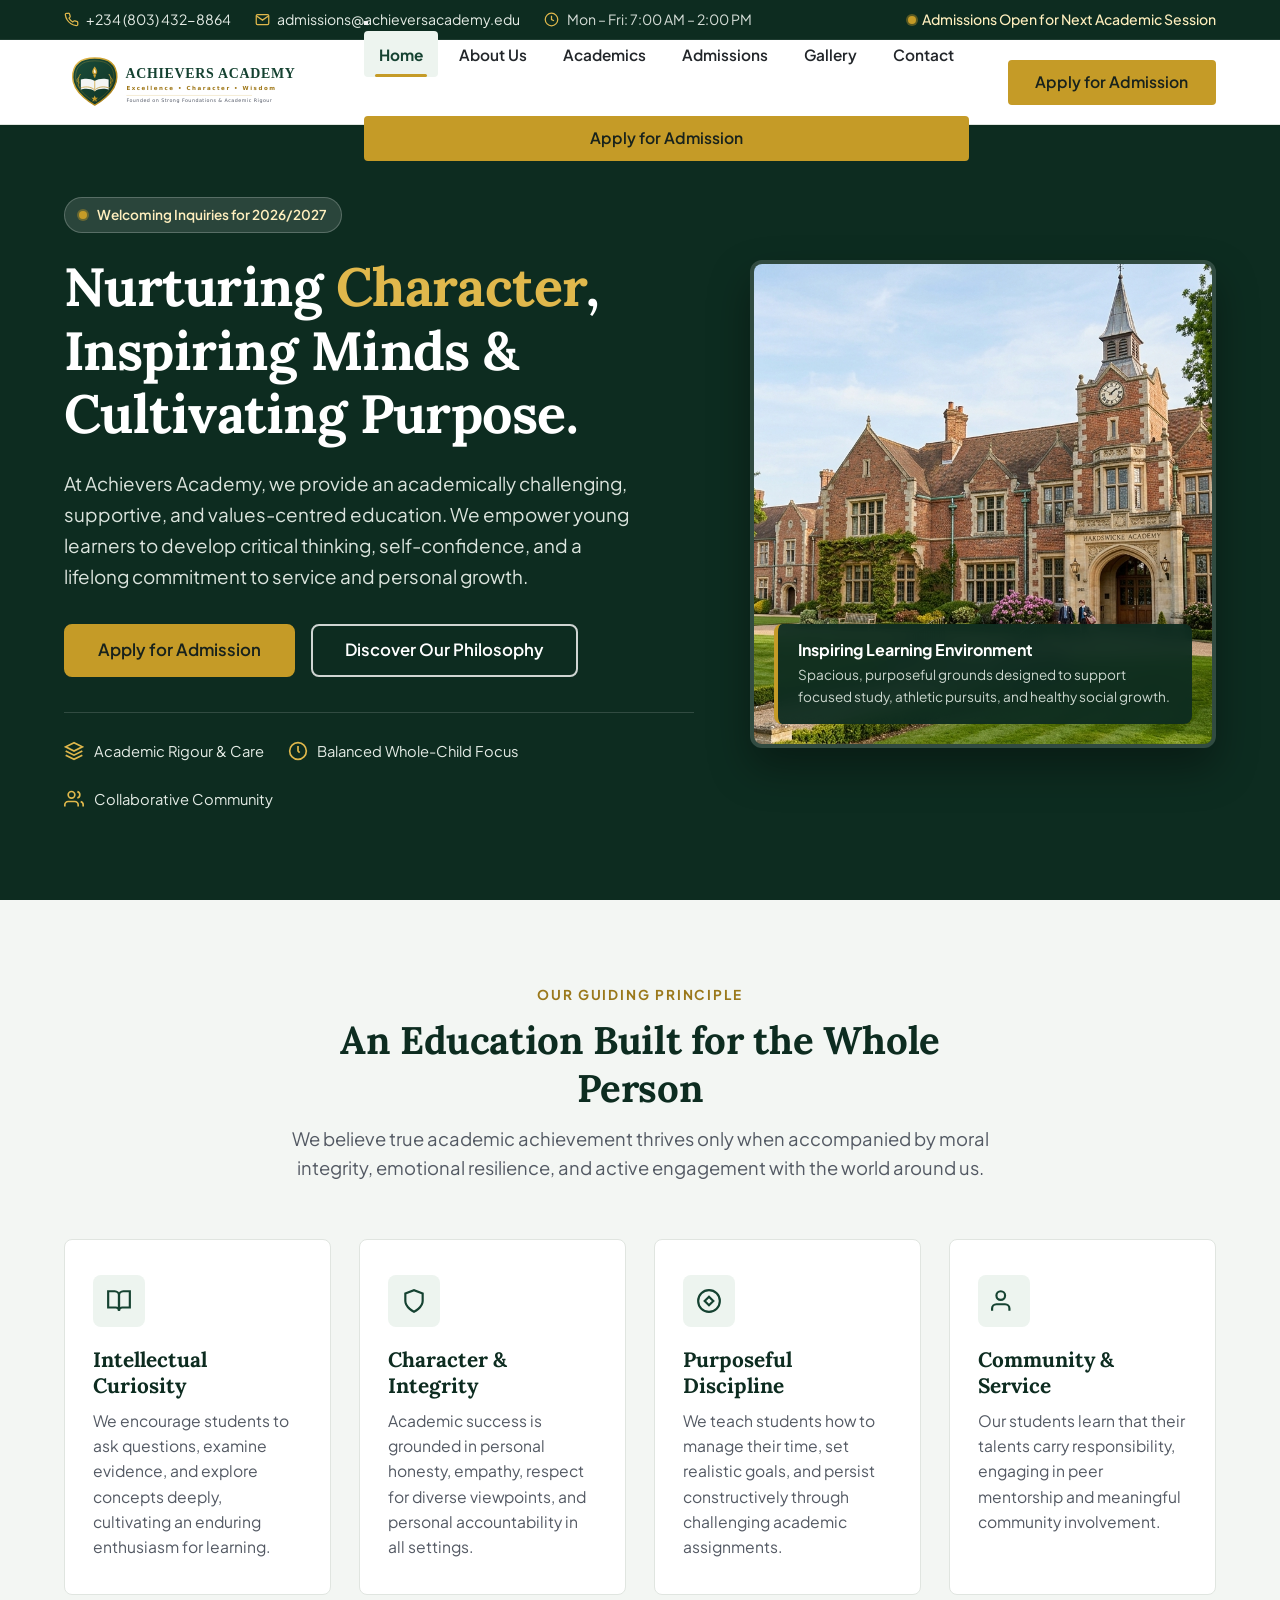
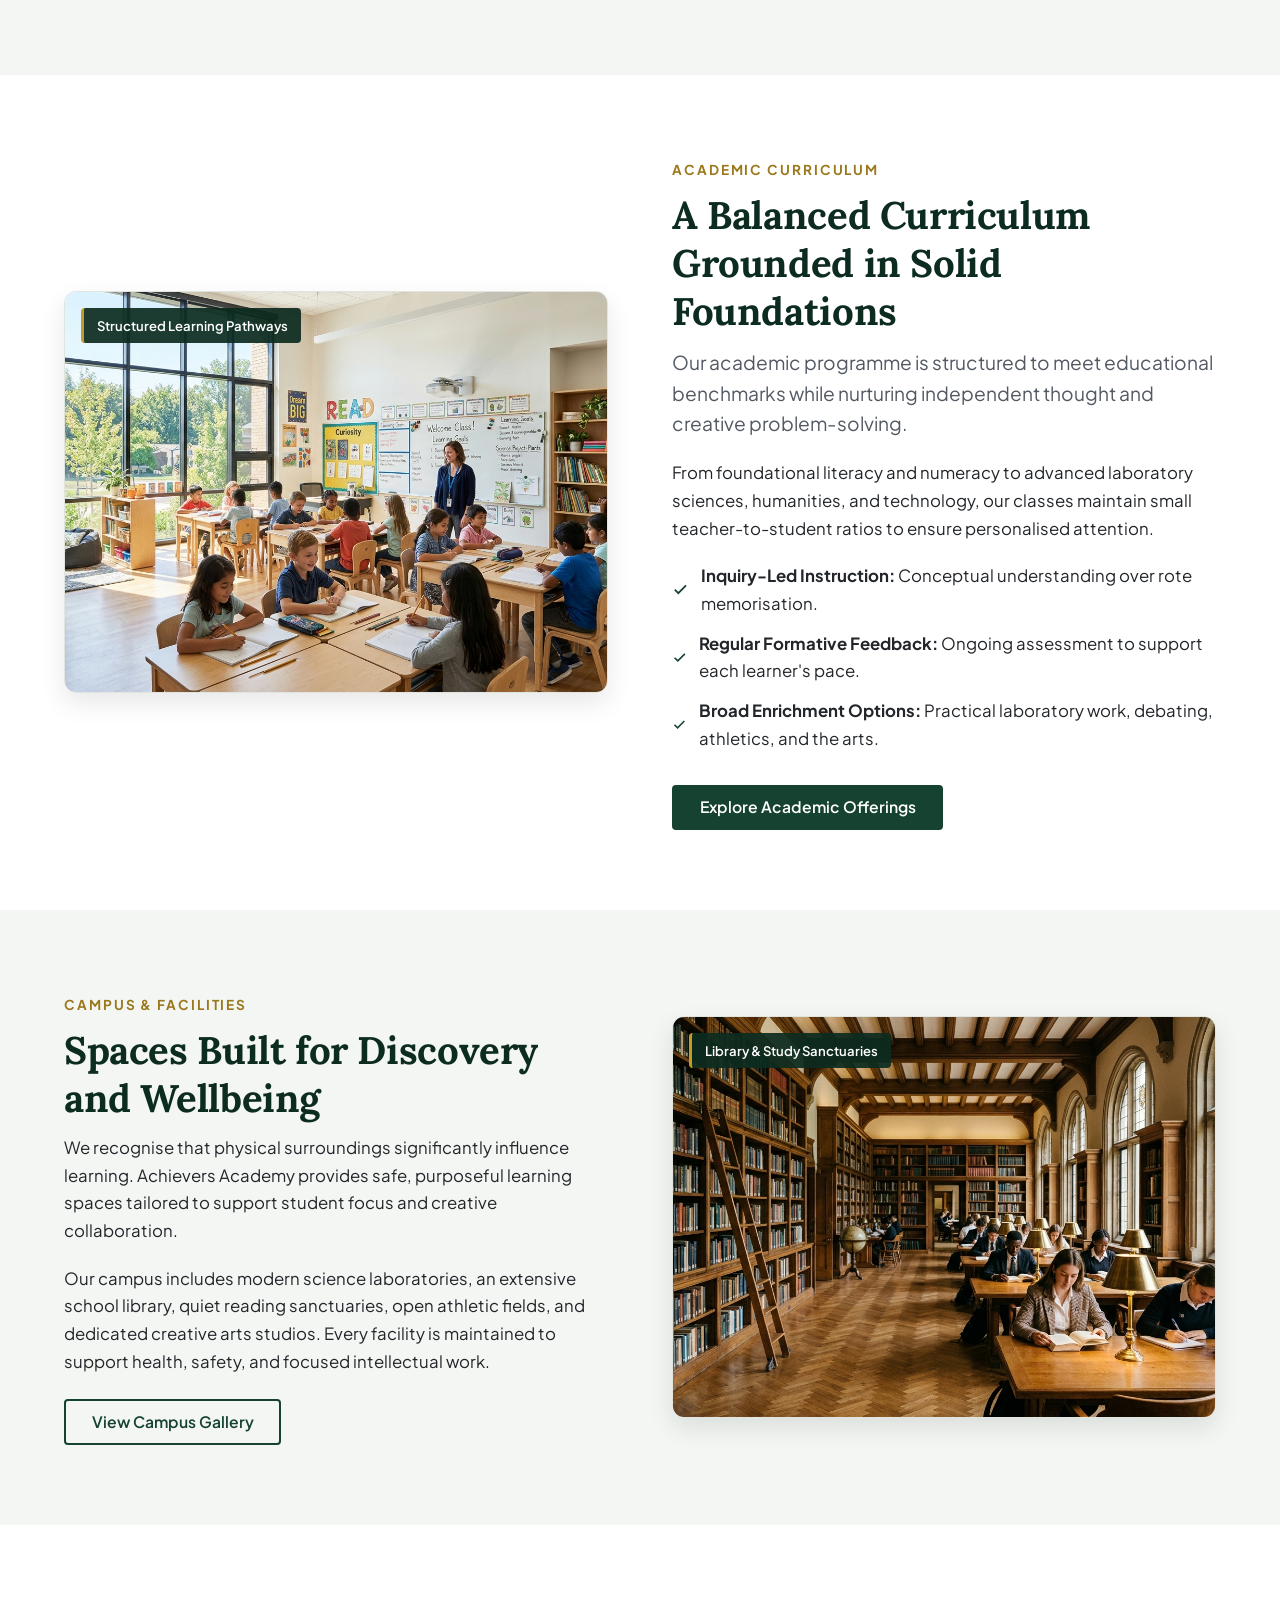
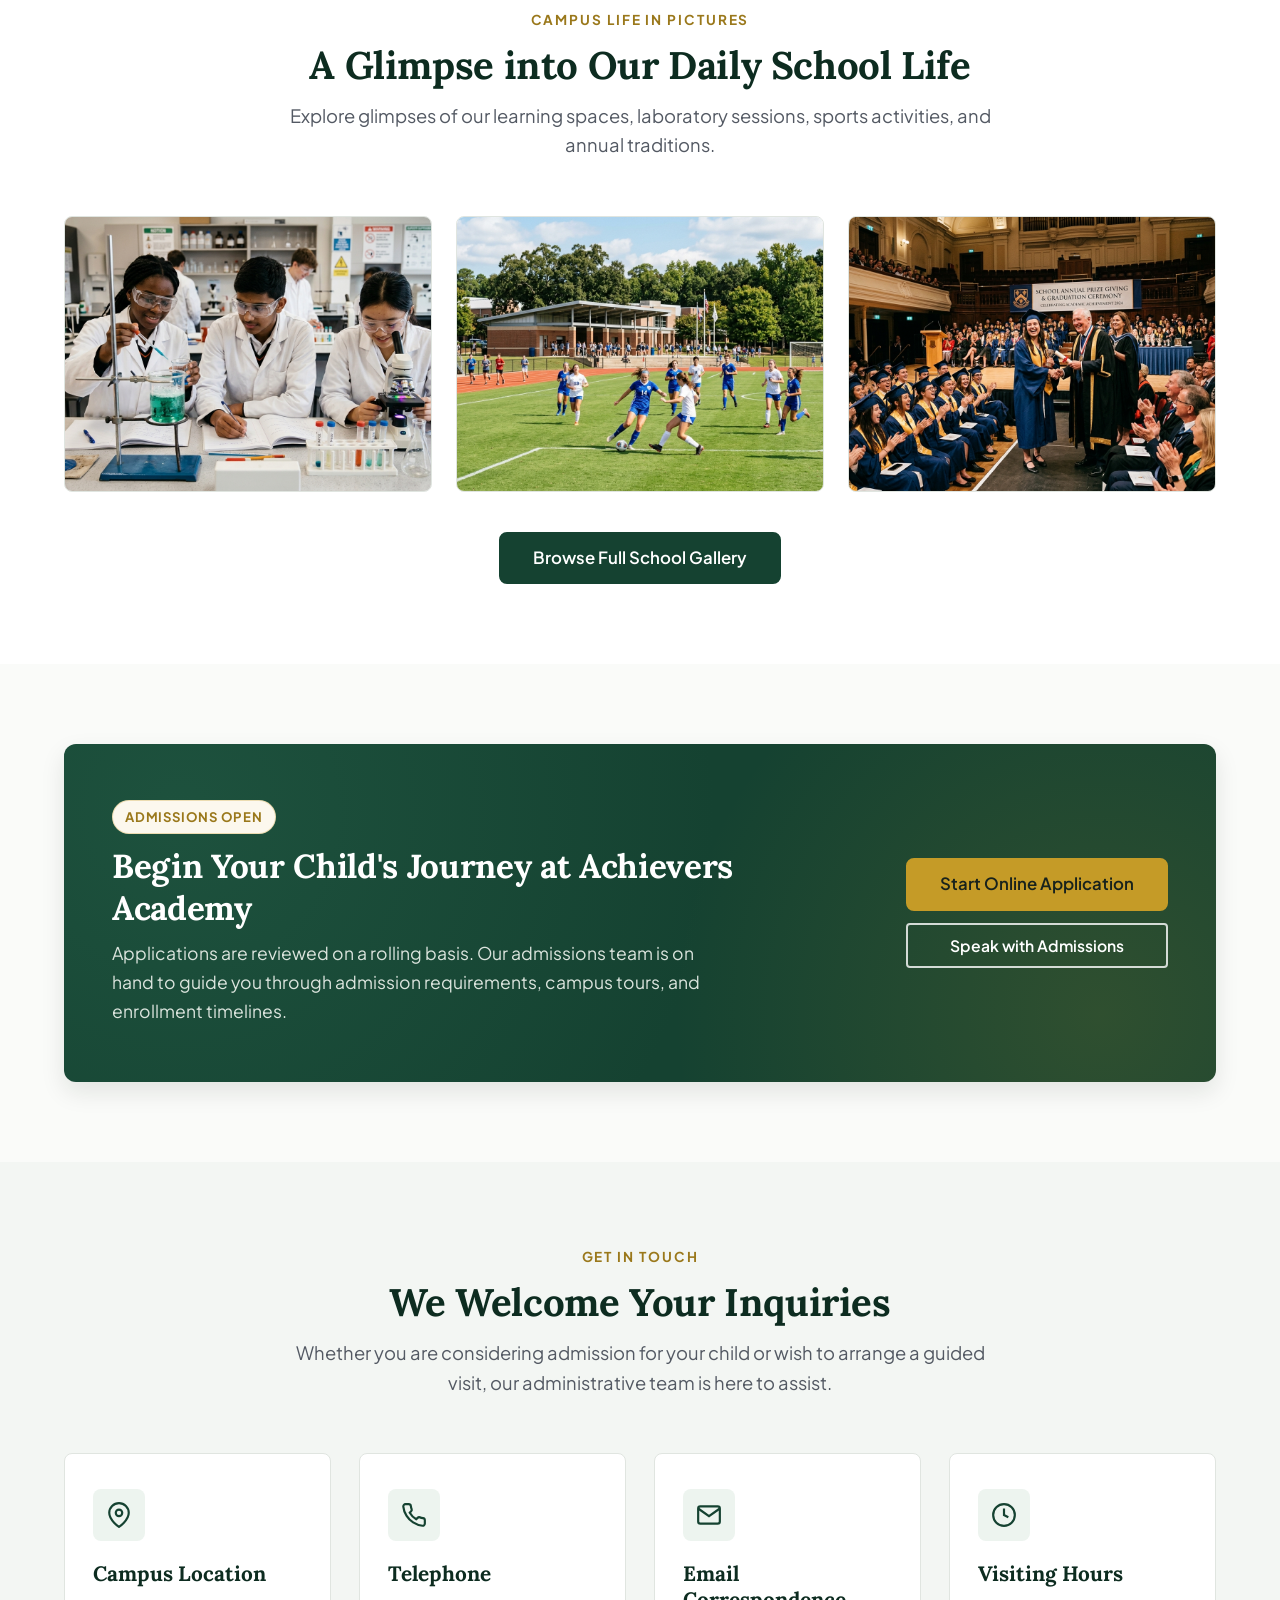
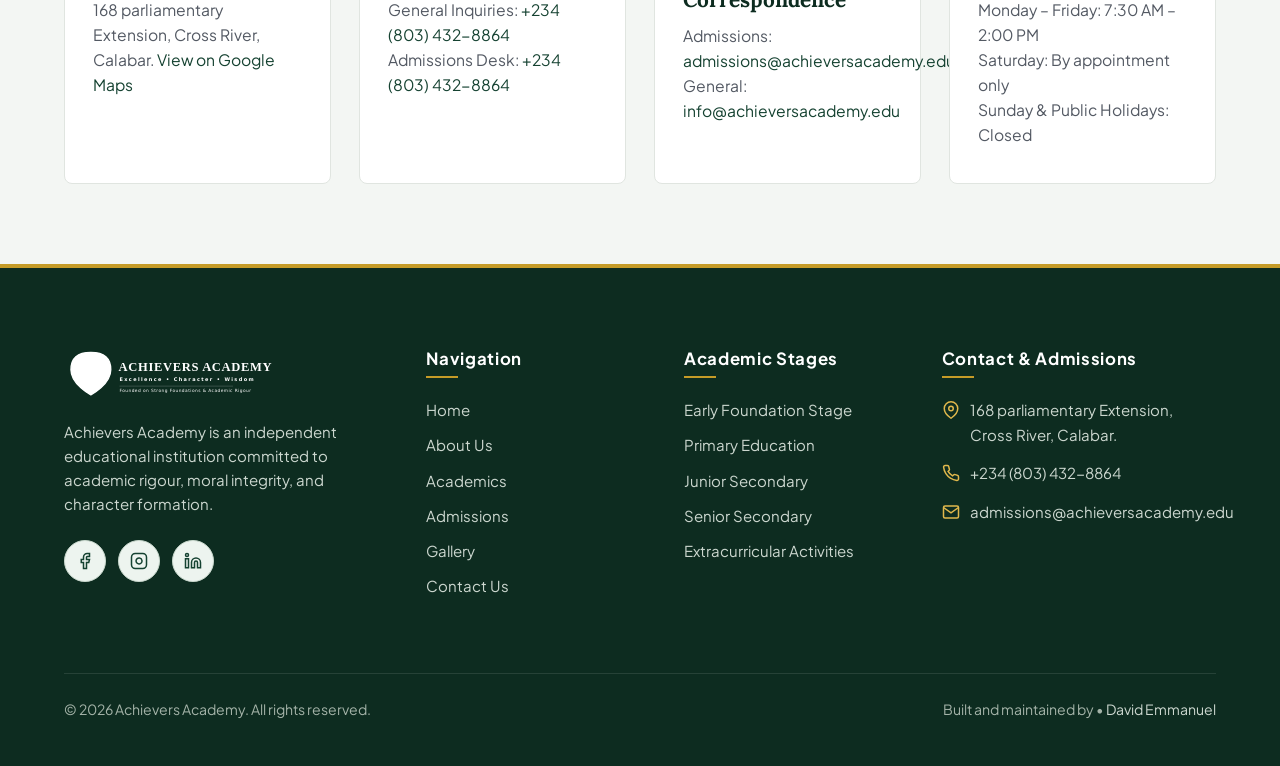
<file: index.html>
<!DOCTYPE html>
<html lang="en">

<head>
  <meta charset="UTF-8">
  <meta name="viewport" content="width=device-width, initial-scale=1.0">
  <title>Achievers Academy | Excellence, Character &amp; Academic Rigour</title>
  <meta name="description" content="Welcome to Achievers Academy. Dedicated to nurturing intellectual curiosity, disciplined character,
    and personal excellence in a safe, inspiring educational environment.">
  <meta name="keywords"
    content="Achievers Academy, school, admissions, academics, education, primary school, secondary school">

  <!-- Open Graph Metadata -->
  <meta property="og:title" content="Achievers Academy | Excellence, Character &amp; Wisdom">
  <meta property="og:description"
    content="A caring and ambitious academic community nurturing future leaders through balanced intellectual, cultural, and athletic education.">
  <meta property="og:type" content="website">
  <meta name="google-site-verification" content="yn7Z5pK-jJWPePdpvNAMrKfh5plsAHVI8eb-S1yQGAs" />
  <meta property="og:image" content="images/hero-campus.jpg">

  <!-- Favicon -->
  <link rel="icon" type="image/svg+xml" href="images/favicon.svg">

  <!-- Google Fonts -->
  <link rel="preconnect" href="https://fonts.googleapis.com">
  <link rel="preconnect" href="https://fonts.gstatic.com" crossorigin>
  <link
    href="https://fonts.googleapis.com/css2?family=Lora:ital,wght@0,500;0,600;0,700;1,400&family=Plus+Jakarta+Sans:wght@400;500;600;700&display=swap"
    rel="stylesheet">

  <!-- Stylesheets -->
  <link rel="stylesheet" href="css/style.css">
  <link rel="stylesheet" href="css/responsive.css">
</head>

<body>

  <!-- Accessible Skip to Main Content Link -->
  <a href="#main-content" class="skip-link">Skip to main content</a>

  <!-- Top Utility Bar (School Contact & Academic Session Notice) -->
  <aside class="top-bar" aria-label="Quick School Contacts">
    <div class="container top-bar-inner">
      <div class="top-bar-info">
        <span class="top-bar-item">
          <svg viewBox="0 0 24 24" fill="none" stroke="currentColor" stroke-width="2" aria-hidden="true">
            <path
              d="M22 16.92v3a2 2 0 0 1-2.18 2 19.79 19.79 0 0 1-8.63-3.07 19.5 19.5 0 0 1-6-6 19.79 19.79 0 0 1-3.07-8.67A2 2 0 0 1 4.11 2h3a2 2 0 0 1 2 1.72 12.84 12.84 0 0 0 .7 2.81 2 2 0 0 1-.45 2.11L8.09 9.91a16 16 0 0 0 6 6l1.27-1.27a2 2 0 0 1 2.11-.45 12.84 12.84 0 0 0 2.81.7A2 2 0 0 1 22 16.92z">
            </path>
          </svg>
          <a href="tel:+2348030192834">+234 (803) 432-8864</a>
        </span>
        <span class="top-bar-item">
          <svg viewBox="0 0 24 24" fill="none" stroke="currentColor" stroke-width="2" aria-hidden="true">
            <path d="M4 4h16c1.1 0 2 .9 2 2v12c0 1.1-.9 2-2 2H4c-1.1 0-2-.9-2-2V6c0-1.1.9-2 2-2z"></path>
            <polyline points="22,6 12,13 2,6"></polyline>
          </svg>
          <a href="mailto:admissions@achieversacademy.edu">admissions@achieversacademy.edu</a>
        </span>
        <span class="top-bar-item">
          <svg viewBox="0 0 24 24" fill="none" stroke="currentColor" stroke-width="2" aria-hidden="true">
            <circle cx="12" cy="12" r="10"></circle>
            <polyline points="12 6 12 12 16 14"></polyline>
          </svg>
          <span>Mon – Fri: 7:00 AM – 2:00 PM</span>
        </span>
      </div>
      <div class="top-bar-term">
        <span class="pulse-dot" aria-hidden="true"></span>
        <span>Admissions Open for Next Academic Session</span>
      </div>
    </div>
  </aside>

  <!-- Main Site Header -->
  <header class="site-header" role="banner">
    <div class="container header-inner">
      <!-- School Logo / Crest -->
      <a href="index.html" class="brand-link" aria-label="Achievers Academy Home">
        <img src="images/logo.svg" alt="Achievers Academy Crest" class="brand-logo" width="280" height="60">
      </a>

      <!-- Desktop Navigation Menu -->
      <nav id="site-nav" class="site-nav" role="navigation" aria-label="Primary Navigation">
        <button id="nav-close-btn" class="nav-mobile-close" aria-label="Close navigation menu">
          <svg viewBox="0 0 24 24" fill="none" stroke="currentColor" stroke-width="2" aria-hidden="true">
            <line x1="18" y1="6" x2="6" y2="18"></line>
            <line x1="6" y1="6" x2="18" y2="18"></line>
          </svg>
        </button>

        <ul class="nav-menu">
          <li class="nav-item"><a href="index.html" class="nav-link active">Home</a></li>
          <li class="nav-item"><a href="about.html" class="nav-link">About Us</a></li>
          <li class="nav-item"><a href="academics.html" class="nav-link">Academics</a></li>
          <li class="nav-item"><a href="admissions.html" class="nav-link">Admissions</a></li>
          <li class="nav-item"><a href="gallery.html" class="nav-link">Gallery</a></li>
          <li class="nav-item"><a href="contact.html" class="nav-link">Contact</a></li>
        </ul>

        <!-- Mobile Drawer CTA -->
        <div style="margin-top: 2rem; display: block;" class="mobile-cta-wrap">
          <a href="admissions.html" class="btn btn-primary btn-block">Apply for Admission</a>
        </div>
      </nav>

      <!-- Header Action & Mobile Toggle -->
      <div class="header-action">
        <a href="admissions.html" class="btn btn-primary">Apply for Admission</a>
        <button id="nav-toggle-btn" class="nav-toggle" aria-label="Toggle navigation menu" aria-expanded="false"
          aria-controls="site-nav">
          <svg viewBox="0 0 24 24" fill="none" stroke="currentColor" stroke-width="2" aria-hidden="true">
            <line x1="3" y1="12" x2="21" y2="12"></line>
            <line x1="3" y1="6" x2="21" y2="6"></line>
            <line x1="3" y1="18" x2="21" y2="18"></line>
          </svg>
        </button>
      </div>
    </div>
  </header>

  <!-- Mobile Navigation Backdrop -->
  <div id="nav-backdrop" class="nav-backdrop" aria-hidden="true"></div>

  <!-- Main Page Content -->
  <main id="main-content">

    <!-- Section 1: Hero Section -->
    <section class="hero-home" aria-labelledby="hero-heading">
      <div class="container">
        <div class="hero-grid">
          <!-- Hero Copy -->
          <div class="hero-content">
            <div class="hero-pill">
              <span class="pulse-dot" aria-hidden="true"></span>
              <span>Welcoming Inquiries for 2026/2027</span>
            </div>
            <h1 id="hero-heading" class="hero-title">
              Nurturing <span class="text-gold">Character</span>, Inspiring Minds &amp; Cultivating Purpose.
            </h1>
            <p class="hero-text">
              At Achievers Academy, we provide an academically challenging, supportive, and values-centred education. We
              empower young learners to develop critical thinking, self-confidence, and a lifelong commitment to service
              and personal growth.
            </p>
            <div class="hero-actions">
              <a href="admissions.html" class="btn btn-primary btn-lg">Apply for Admission</a>
              <a href="about.html" class="btn btn-outline-white btn-lg">Discover Our Philosophy</a>
            </div>
            <div class="hero-badges-row">
              <div class="hero-badge-item">
                <svg viewBox="0 0 24 24" fill="none" stroke="currentColor" stroke-width="2" aria-hidden="true">
                  <path d="M12 2L2 7l10 5 10-5-10-5z"></path>
                  <path d="M2 17l10 5 10-5"></path>
                  <path d="M2 12l10 5 10-5"></path>
                </svg>
                <span>Academic Rigour &amp; Care</span>
              </div>
              <div class="hero-badge-item">
                <svg viewBox="0 0 24 24" fill="none" stroke="currentColor" stroke-width="2" aria-hidden="true">
                  <circle cx="12" cy="12" r="10"></circle>
                  <polyline points="12 6 12 12 14 14"></polyline>
                </svg>
                <span>Balanced Whole-Child Focus</span>
              </div>
              <div class="hero-badge-item">
                <svg viewBox="0 0 24 24" fill="none" stroke="currentColor" stroke-width="2" aria-hidden="true">
                  <path d="M17 21v-2a4 4 0 0 0-4-4H5a4 4 0 0 0-4 4v2"></path>
                  <circle cx="9" cy="7" r="4"></circle>
                  <path d="M23 21v-2a4 4 0 0 0-3-3.87"></path>
                  <path d="M16 3.13a4 4 0 0 1 0 7.75"></path>
                </svg>
                <span>Collaborative Community</span>
              </div>
            </div>
          </div>

          <!-- Hero Media Frame -->
          <div class="hero-media">
            <div class="hero-image-frame">
              <img src="images/hero-campus.jpg"
                alt="Achievers Academy campus grounds featuring academic buildings, lawns, and tree-lined pathways"
                width="600" height="480" fetchpriority="high">
              <div class="hero-caption-card">
                <h4>Inspiring Learning Environment</h4>
                <p>Spacious, purposeful grounds designed to support focused study, athletic pursuits, and healthy social
                  growth.</p>
              </div>
            </div>
          </div>
        </div>
      </div>
    </section>

    <!-- Section 2: Educational Philosophy -->
    <section class="section section-neutral" aria-labelledby="philosophy-heading">
      <div class="container">
        <div class="section-header text-center">
          <span class="section-eyebrow">Our Guiding Principle</span>
          <h2 id="philosophy-heading">An Education Built for the Whole Person</h2>
          <p class="section-desc">
            We believe true academic achievement thrives only when accompanied by moral integrity, emotional resilience,
            and active engagement with the world around us.
          </p>
        </div>

        <div class="pillars-grid">
          <!-- Pillar 1 -->
          <article class="pillar-card">
            <div class="pillar-icon-box">
              <svg viewBox="0 0 24 24" fill="none" stroke="currentColor" stroke-width="2" aria-hidden="true">
                <path d="M2 3h6a4 4 0 0 1 4 4v14a3 3 0 0 0-3-3H2z"></path>
                <path d="M22 3h-6a4 4 0 0 0-4 4v14a3 3 0 0 1 3-3h7z"></path>
              </svg>
            </div>
            <h3 class="pillar-title">Intellectual Curiosity</h3>
            <p class="pillar-text">
              We encourage students to ask questions, examine evidence, and explore concepts deeply, cultivating an
              enduring enthusiasm for learning.
            </p>
          </article>

          <!-- Pillar 2 -->
          <article class="pillar-card">
            <div class="pillar-icon-box">
              <svg viewBox="0 0 24 24" fill="none" stroke="currentColor" stroke-width="2" aria-hidden="true">
                <path d="M12 22s8-4 8-10V5l-8-3-8 3v7c0 6 8 10 8 10z"></path>
              </svg>
            </div>
            <h3 class="pillar-title">Character &amp; Integrity</h3>
            <p class="pillar-text">
              Academic success is grounded in personal honesty, empathy, respect for diverse viewpoints, and personal
              accountability in all settings.
            </p>
          </article>

          <!-- Pillar 3 -->
          <article class="pillar-card">
            <div class="pillar-icon-box">
              <svg viewBox="0 0 24 24" fill="none" stroke="currentColor" stroke-width="2" aria-hidden="true">
                <circle cx="12" cy="12" r="10"></circle>
                <polygon points="12 8 8 12 12 16 16 12 12 8"></polygon>
              </svg>
            </div>
            <h3 class="pillar-title">Purposeful Discipline</h3>
            <p class="pillar-text">
              We teach students how to manage their time, set realistic goals, and persist constructively through
              challenging academic assignments.
            </p>
          </article>

          <!-- Pillar 4 -->
          <article class="pillar-card">
            <div class="pillar-icon-box">
              <svg viewBox="0 0 24 24" fill="none" stroke="currentColor" stroke-width="2" aria-hidden="true">
                <path d="M17 21v-2a4 4 0 0 0-4-4H5a4 4 0 0 0-4 4v2"></path>
                <circle cx="9" cy="7" r="4"></circle>
              </svg>
            </div>
            <h3 class="pillar-title">Community &amp; Service</h3>
            <p class="pillar-text">
              Our students learn that their talents carry responsibility, engaging in peer mentorship and meaningful
              community involvement.
            </p>
          </article>
        </div>
      </div>
    </section>

    <!-- Section 3: Academics Preview (Structured Split Layout) -->
    <section class="section" aria-labelledby="academics-preview-heading">
      <div class="container">
        <div class="split-layout">
          <div class="media-card">
            <img src="images/gallery/classroom-learning.jpg"
              alt="Dedicated teacher instructing students in an engaged, well-lit school classroom" width="600"
              height="400" loading="lazy">
            <div class="media-badge">Structured Learning Pathways</div>
          </div>
          <div>
            <span class="section-eyebrow">Academic Curriculum</span>
            <h2 id="academics-preview-heading">A Balanced Curriculum Grounded in Solid Foundations</h2>
            <p class="lead">
              Our academic programme is structured to meet educational benchmarks while nurturing independent thought
              and creative problem-solving.
            </p>
            <p>
              From foundational literacy and numeracy to advanced laboratory sciences, humanities, and technology, our
              classes maintain small teacher-to-student ratios to ensure personalised attention.
            </p>
            <ul style="list-style: none; padding-left: 0; margin-bottom: 2rem;">
              <li style="display: flex; gap: 0.75rem; margin-bottom: 0.75rem;">
                <svg width="20" height="20" viewBox="0 0 24 24" fill="none" stroke="#154231" stroke-width="2.5"
                  aria-hidden="true">
                  <polyline points="20 6 9 17 4 12"></polyline>
                </svg>
                <span><strong>Inquiry-Led Instruction:</strong> Conceptual understanding over rote memorisation.</span>
              </li>
              <li style="display: flex; gap: 0.75rem; margin-bottom: 0.75rem;">
                <svg width="20" height="20" viewBox="0 0 24 24" fill="none" stroke="#154231" stroke-width="2.5"
                  aria-hidden="true">
                  <polyline points="20 6 9 17 4 12"></polyline>
                </svg>
                <span><strong>Regular Formative Feedback:</strong> Ongoing assessment to support each learner's
                  pace.</span>
              </li>
              <li style="display: flex; gap: 0.75rem;">
                <svg width="20" height="20" viewBox="0 0 24 24" fill="none" stroke="#154231" stroke-width="2.5"
                  aria-hidden="true">
                  <polyline points="20 6 9 17 4 12"></polyline>
                </svg>
                <span><strong>Broad Enrichment Options:</strong> Practical laboratory work, debating, athletics, and the
                  arts.</span>
              </li>
            </ul>
            <a href="academics.html" class="btn btn-forest">Explore Academic Offerings</a>
          </div>
        </div>
      </div>
    </section>

    <!-- Section 4: Learning Environment & Facilities -->
    <section class="section section-neutral" aria-labelledby="environment-heading">
      <div class="container">
        <div class="split-layout reverse">
          <div class="media-card">
            <img src="images/gallery/school-library.jpg"
              alt="School library with wooden bookshelves, reading tables, and quiet study spaces" width="600"
              height="400" loading="lazy">
            <div class="media-badge">Library &amp; Study Sanctuaries</div>
          </div>
          <div>
            <span class="section-eyebrow">Campus &amp; Facilities</span>
            <h2 id="environment-heading">Spaces Built for Discovery and Wellbeing</h2>
            <p>
              We recognise that physical surroundings significantly influence learning. Achievers Academy provides safe,
              purposeful learning spaces tailored to support student focus and creative collaboration.
            </p>
            <p>
              Our campus includes modern science laboratories, an extensive school library, quiet reading sanctuaries,
              open athletic fields, and dedicated creative arts studios. Every facility is maintained to support health,
              safety, and focused intellectual work.
            </p>
            <div style="margin-top: 1.5rem;">
              <a href="gallery.html" class="btn btn-outline-forest">View Campus Gallery</a>
            </div>
          </div>
        </div>
      </div>
    </section>

    <!-- Section 5: Gallery Preview -->
    <section class="section" aria-labelledby="gallery-preview-heading">
      <div class="container">
        <div class="section-header text-center">
          <span class="section-eyebrow">Campus Life in Pictures</span>
          <h2 id="gallery-preview-heading">A Glimpse into Our Daily School Life</h2>
          <p class="section-desc">
            Explore glimpses of our learning spaces, laboratory sessions, sports activities, and annual traditions.
          </p>
        </div>

        <div class="gallery-grid">
          <!-- Item 1 -->
          <div class="gallery-item" tabindex="0" role="button" aria-label="Open image: Science Laboratory Session"
            data-category="classrooms">
            <img src="images/gallery/science-lab.jpg"
              alt="Students conducting experiments in modern school science laboratory" class="gallery-thumb"
              width="400" height="300" loading="lazy">
            <div class="gallery-overlay">
              <span class="gallery-category-tag">Classrooms &amp; Learning</span>
              <p class="gallery-caption">Practical Science &amp; Discovery</p>
            </div>
          </div>

          <!-- Item 2 -->
          <div class="gallery-item" tabindex="0" role="button" aria-label="Open image: Athletic Sports Grounds"
            data-category="sports">
            <img src="images/gallery/sports-field.jpg"
              alt="Students participating in football and track on school sports grounds" class="gallery-thumb"
              width="400" height="300" loading="lazy">
            <div class="gallery-overlay">
              <span class="gallery-category-tag">Sports &amp; Athletics</span>
              <p class="gallery-caption">Athletic Development &amp; Teamwork</p>
            </div>
          </div>

          <!-- Item 3 -->
          <div class="gallery-item" tabindex="0" role="button" aria-label="Open image: Annual Celebration & Awards"
            data-category="events">
            <img src="images/gallery/events-celebration.jpg"
              alt="School awards ceremony and graduation assembly celebrating academic achievement"
              class="gallery-thumb" width="400" height="300" loading="lazy">
            <div class="gallery-overlay">
              <span class="gallery-category-tag">Events &amp; Celebrations</span>
              <p class="gallery-caption">Annual Academic Prize Giving</p>
            </div>
          </div>
        </div>

        <div style="text-align: center; margin-top: 2.5rem;">
          <a href="gallery.html" class="btn btn-forest btn-lg">Browse Full School Gallery</a>
        </div>
      </div>
    </section>

    <!-- Section 6: Admissions Call to Action Banner -->
    <section class="section section-cream" aria-labelledby="cta-heading">
      <div class="container">
        <div class="cta-banner">
          <div class="cta-banner-content">
            <span class="badge badge-gold" style="margin-bottom: 0.8rem;">Admissions Open</span>
            <h2 id="cta-heading">Begin Your Child's Journey at Achievers Academy</h2>
            <p>
              Applications are reviewed on a rolling basis. Our admissions team is on hand to guide you through
              admission requirements, campus tours, and enrollment timelines.
            </p>
          </div>
          <div class="cta-banner-actions">
            <a href="admissions.html" class="btn btn-primary btn-lg">Start Online Application</a>
            <a href="contact.html" class="btn btn-outline-white">Speak with Admissions</a>
          </div>
        </div>
      </div>
    </section>

    <!-- Section 7: Contact Information Preview (Editable Placeholders) -->
    <section class="section section-neutral" aria-labelledby="home-contact-heading">
      <div class="container">
        <div class="section-header text-center">
          <span class="section-eyebrow">Get in Touch</span>
          <h2 id="home-contact-heading">We Welcome Your Inquiries</h2>
          <p class="section-desc">
            Whether you are considering admission for your child or wish to arrange a guided visit, our administrative
            team is here to assist.
          </p>
        </div>

        <div class="pillars-grid">
          <!-- Contact Card 1 -->
          <div class="pillar-card">
            <div class="pillar-icon-box">
              <svg viewBox="0 0 24 24" fill="none" stroke="currentColor" stroke-width="2" aria-hidden="true">
                <path d="M21 10c0 7-9 13-9 13s-9-6-9-13a9 9 0 0 1 18 0z"></path>
                <circle cx="12" cy="10" r="3"></circle>
              </svg>
            </div>
            <h3 class="pillar-title">Campus Location</h3>
            <p class="pillar-text">
              168 parliamentary Extension, Cross River, Calabar.
              <a href="https://goo.gl/maps/your-school-location" target="_blank" rel="noopener noreferrer">View on
                Google Maps</a>
            </p>
          </div>

          <!-- Contact Card 2 -->
          <div class="pillar-card">
            <div class="pillar-icon-box">
              <svg viewBox="0 0 24 24" fill="none" stroke="currentColor" stroke-width="2" aria-hidden="true">
                <path
                  d="M22 16.92v3a2 2 0 0 1-2.18 2 19.79 19.79 0 0 1-8.63-3.07 19.5 19.5 0 0 1-6-6 19.79 19.79 0 0 1-3.07-8.67A2 2 0 0 1 4.11 2h3a2 2 0 0 1 2 1.72 12.84 12.84 0 0 0 .7 2.81 2 2 0 0 1-.45 2.11L8.09 9.91a16 16 0 0 0 6 6l1.27-1.27a2 2 0 0 1 2.11-.45 12.84 12.84 0 0 0 2.81.7A2 2 0 0 1 22 16.92z">
                </path>
              </svg>
            </div>
            <h3 class="pillar-title">Telephone</h3>
            <p class="pillar-text">
              General Inquiries: <a href="tel:+2348030192834">+234 (803) 432-8864</a><br>
              Admissions Desk: <a href="tel:+2348030192835">+234 (803) 432-8864</a><br>
            </p>
          </div>

          <!-- Contact Card 3 -->
          <div class="pillar-card">
            <div class="pillar-icon-box">
              <svg viewBox="0 0 24 24" fill="none" stroke="currentColor" stroke-width="2" aria-hidden="true">
                <path d="M4 4h16c1.1 0 2 .9 2 2v12c0 1.1-.9 2-2 2H4c-1.1 0-2-.9-2-2V6c0-1.1.9-2 2-2z"></path>
                <polyline points="22,6 12,13 2,6"></polyline>
              </svg>
            </div>
            <h3 class="pillar-title">Email Correspondence</h3>
            <p class="pillar-text">
              Admissions: <a href="mailto:admissions@achieversacademy.edu">admissions@achieversacademy.edu</a><br>
              General: <a href="mailto:info@achieversacademy.edu">info@achieversacademy.edu</a><br>
            </p>
          </div>

          <!-- Contact Card 4 -->
          <div class="pillar-card">
            <div class="pillar-icon-box">
              <svg viewBox="0 0 24 24" fill="none" stroke="currentColor" stroke-width="2" aria-hidden="true">
                <circle cx="12" cy="12" r="10"></circle>
                <polyline points="12 6 12 12 16 14"></polyline>
              </svg>
            </div>
            <h3 class="pillar-title">Visiting Hours</h3>
            <p class="pillar-text">
              Monday – Friday: 7:30 AM – 2:00 PM<br>
              Saturday: By appointment only<br>
              Sunday &amp; Public Holidays: Closed
            </p>
          </div>
        </div>
      </div>
    </section>

  </main>

  <!-- Site Footer -->
  <footer class="site-footer" role="contentinfo">
    <div class="container">
      <div class="footer-grid">
        <!-- Col 1: School Brand & Overview -->
        <div class="footer-col">
          <img src="images/logo.svg" alt="Achievers Academy Crest" class="footer-brand-logo" width="240" height="52">
          <p class="footer-desc">
            Achievers Academy is an independent educational institution committed to academic rigour, moral integrity,
            and character formation.
          </p>
          <div class="social-links-row">
            <a href="#" class="social-btn" aria-label="Achievers Academy on Facebook">
              <svg viewBox="0 0 24 24" fill="none" stroke="currentColor" stroke-width="2" aria-hidden="true">
                <path d="M18 2h-3a5 5 0 0 0-5 5v3H7v4h3v8h4v-8h3l1-4h-4V7a1 1 0 0 1 1-1h3z"></path>
              </svg>
            </a>
            <a href="#" class="social-btn" aria-label="Achievers Academy on Instagram">
              <svg viewBox="0 0 24 24" fill="none" stroke="currentColor" stroke-width="2" aria-hidden="true">
                <rect x="2" y="2" width="20" height="20" rx="5" ry="5"></rect>
                <path d="M16 11.37A4 4 0 1 1 12.63 8 4 4 0 0 1 16 11.37z"></path>
                <line x1="17.5" y1="6.5" x2="17.51" y2="6.5"></line>
              </svg>
            </a>
            <a href="#" class="social-btn" aria-label="Achievers Academy on LinkedIn">
              <svg viewBox="0 0 24 24" fill="none" stroke="currentColor" stroke-width="2" aria-hidden="true">
                <path d="M16 8a6 6 0 0 1 6 6v7h-4v-7a2 2 0 0 0-2-2 2 2 0 0 0-2 2v7h-4v-7a6 6 0 0 1 6-6z"></path>
                <rect x="2" y="9" width="4" height="12"></rect>
                <circle cx="4" cy="4" r="2"></circle>
              </svg>
            </a>
          </div>
        </div>

        <!-- Col 2: Quick Links -->
        <div class="footer-col">
          <h4>Navigation</h4>
          <ul class="footer-links">
            <li><a href="index.html">Home</a></li>
            <li><a href="about.html">About Us</a></li>
            <li><a href="academics.html">Academics</a></li>
            <li><a href="admissions.html">Admissions</a></li>
            <li><a href="gallery.html">Gallery</a></li>
            <li><a href="contact.html">Contact Us</a></li>
          </ul>
        </div>

        <!-- Col 3: Academic Pathways -->
        <div class="footer-col">
          <h4>Academic Stages</h4>
          <ul class="footer-links">
            <li><a href="academics.html#early-years">Early Foundation Stage</a></li>
            <li><a href="academics.html#primary">Primary Education</a></li>
            <li><a href="academics.html#junior-secondary">Junior Secondary</a></li>
            <li><a href="academics.html#senior-secondary">Senior Secondary</a></li>
            <li><a href="academics.html#extracurricular">Extracurricular Activities</a></li>
          </ul>
        </div>

        <!-- Col 4: Contact & Office -->
        <div class="footer-col">
          <h4>Contact &amp; Admissions</h4>
          <ul class="footer-contact-list">
            <li class="footer-contact-item">
              <svg viewBox="0 0 24 24" fill="none" stroke="currentColor" stroke-width="2" aria-hidden="true">
                <path d="M21 10c0 7-9 13-9 13s-9-6-9-13a9 9 0 0 1 18 0z"></path>
                <circle cx="12" cy="10" r="3"></circle>
              </svg>
              <span>168 parliamentary Extension, Cross River, Calabar.</span>
            </li>
            <li class="footer-contact-item">
              <svg viewBox="0 0 24 24" fill="none" stroke="currentColor" stroke-width="2" aria-hidden="true">
                <path
                  d="M22 16.92v3a2 2 0 0 1-2.18 2 19.79 19.79 0 0 1-8.63-3.07 19.5 19.5 0 0 1-6-6 19.79 19.79 0 0 1-3.07-8.67A2 2 0 0 1 4.11 2h3a2 2 0 0 1 2 1.72 12.84 12.84 0 0 0 .7 2.81 2 2 0 0 1-.45 2.11L8.09 9.91a16 16 0 0 0 6 6l1.27-1.27a2 2 0 0 1 2.11-.45 12.84 12.84 0 0 0 2.81.7A2 2 0 0 1 22 16.92z">
                </path>
              </svg>
              <a href="tel:+2348030192834">+234 (803) 432-8864</a>
            </li>
            <li class="footer-contact-item">
              <svg viewBox="0 0 24 24" fill="none" stroke="currentColor" stroke-width="2" aria-hidden="true">
                <path d="M4 4h16c1.1 0 2 .9 2 2v12c0 1.1-.9 2-2 2H4c-1.1 0-2-.9-2-2V6c0-1.1.9-2 2-2z"></path>
                <polyline points="22,6 12,13 2,6"></polyline>
              </svg>
              <a href="mailto:admissions@achieversacademy.edu">admissions@achieversacademy.edu</a>
            </li>
          </ul>
        </div>
      </div>

      <!-- Bottom Bar -->
      <div class="footer-bottom">
        <div class="footer-bottom-inner">
          <p>&copy; <span class="current-year">2026</span> Achievers Academy. All rights reserved.</p>
          <p>Built and maintained by • <a href="https://davidemmanueleffiong.github.io/david-portfolio-website/"
              target="_blank" rel="noopener noreferrer">David Emmanuel</a></p>
        </div>
      </div>
    </div>
  </footer>

  <!-- Back to Top Control -->
  <button id="back-to-top" class="back-to-top" aria-label="Back to top of page">
    <svg viewBox="0 0 24 24" fill="none" stroke="currentColor" stroke-width="2.5" aria-hidden="true">
      <polyline points="18 15 12 9 6 15"></polyline>
    </svg>
  </button>

  <!-- Scripts -->
  <script src="js/main.js"></script>
</body>

</html>
</file>
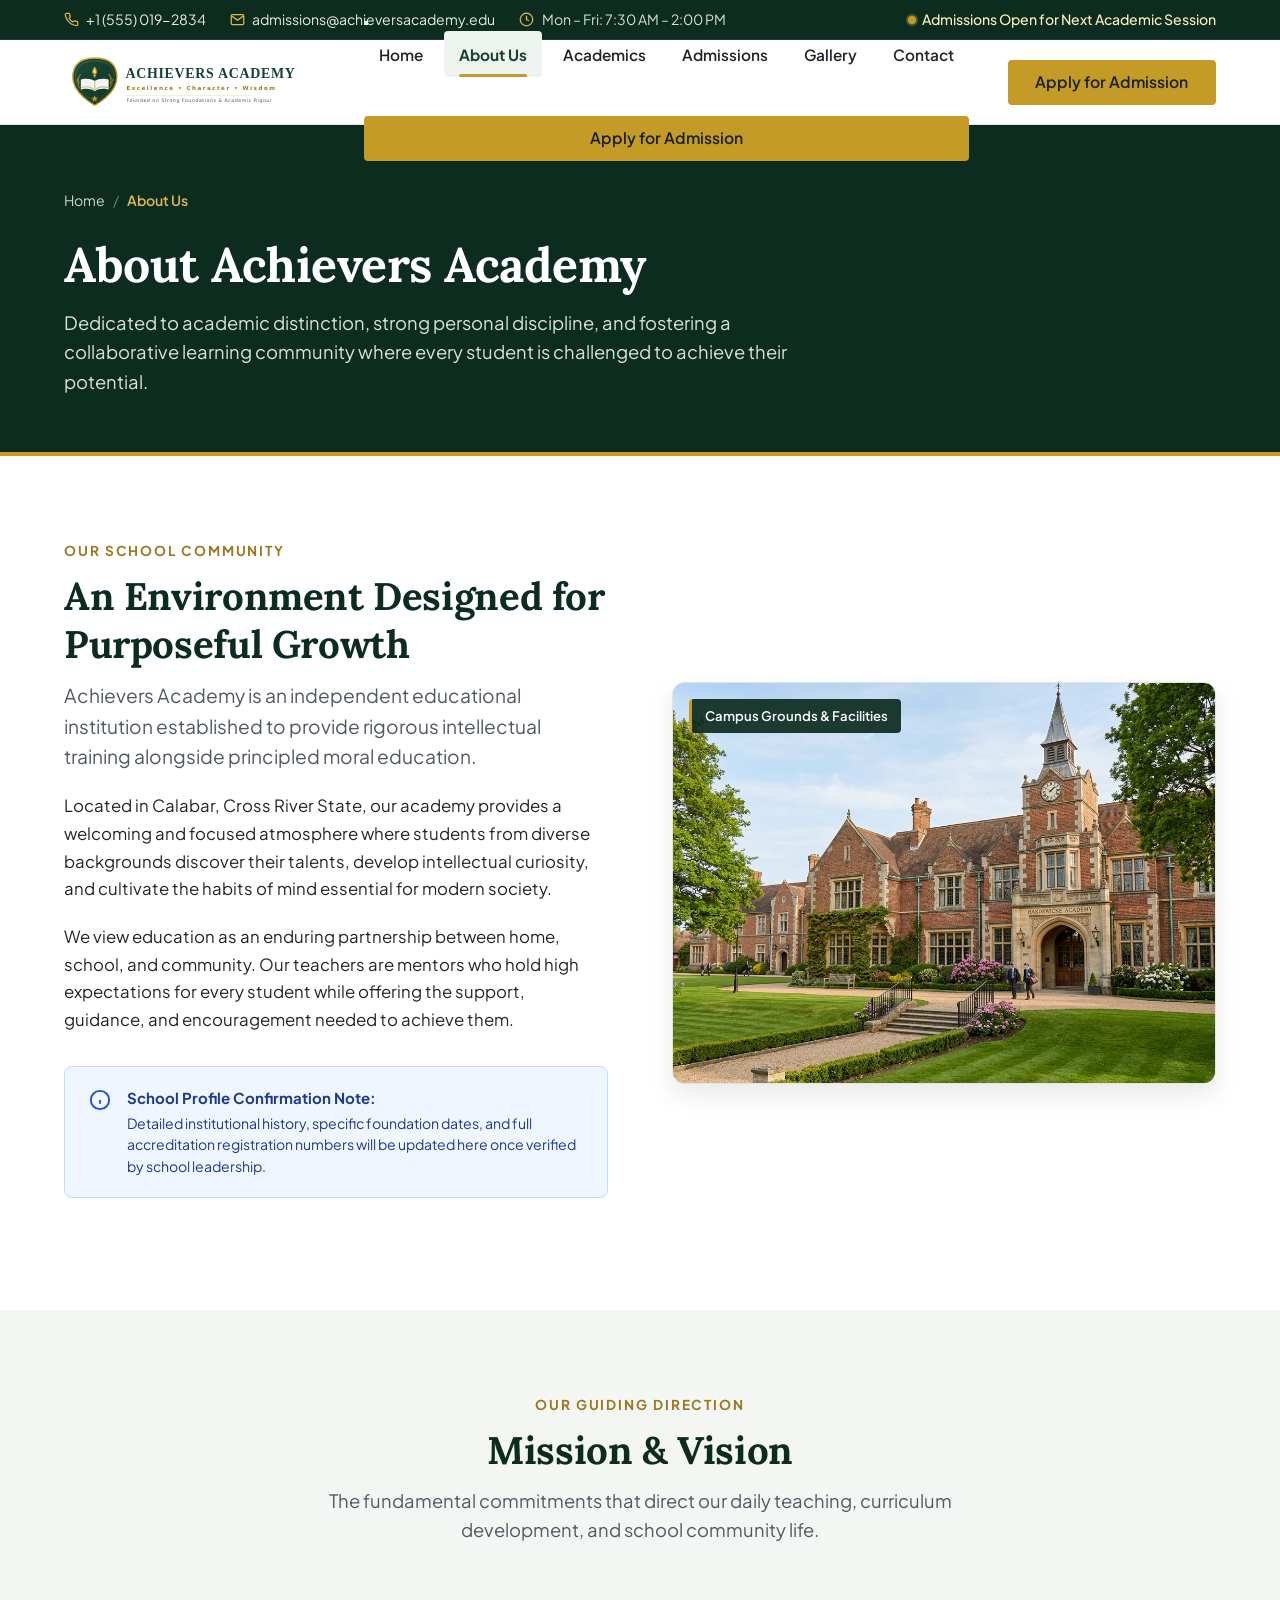
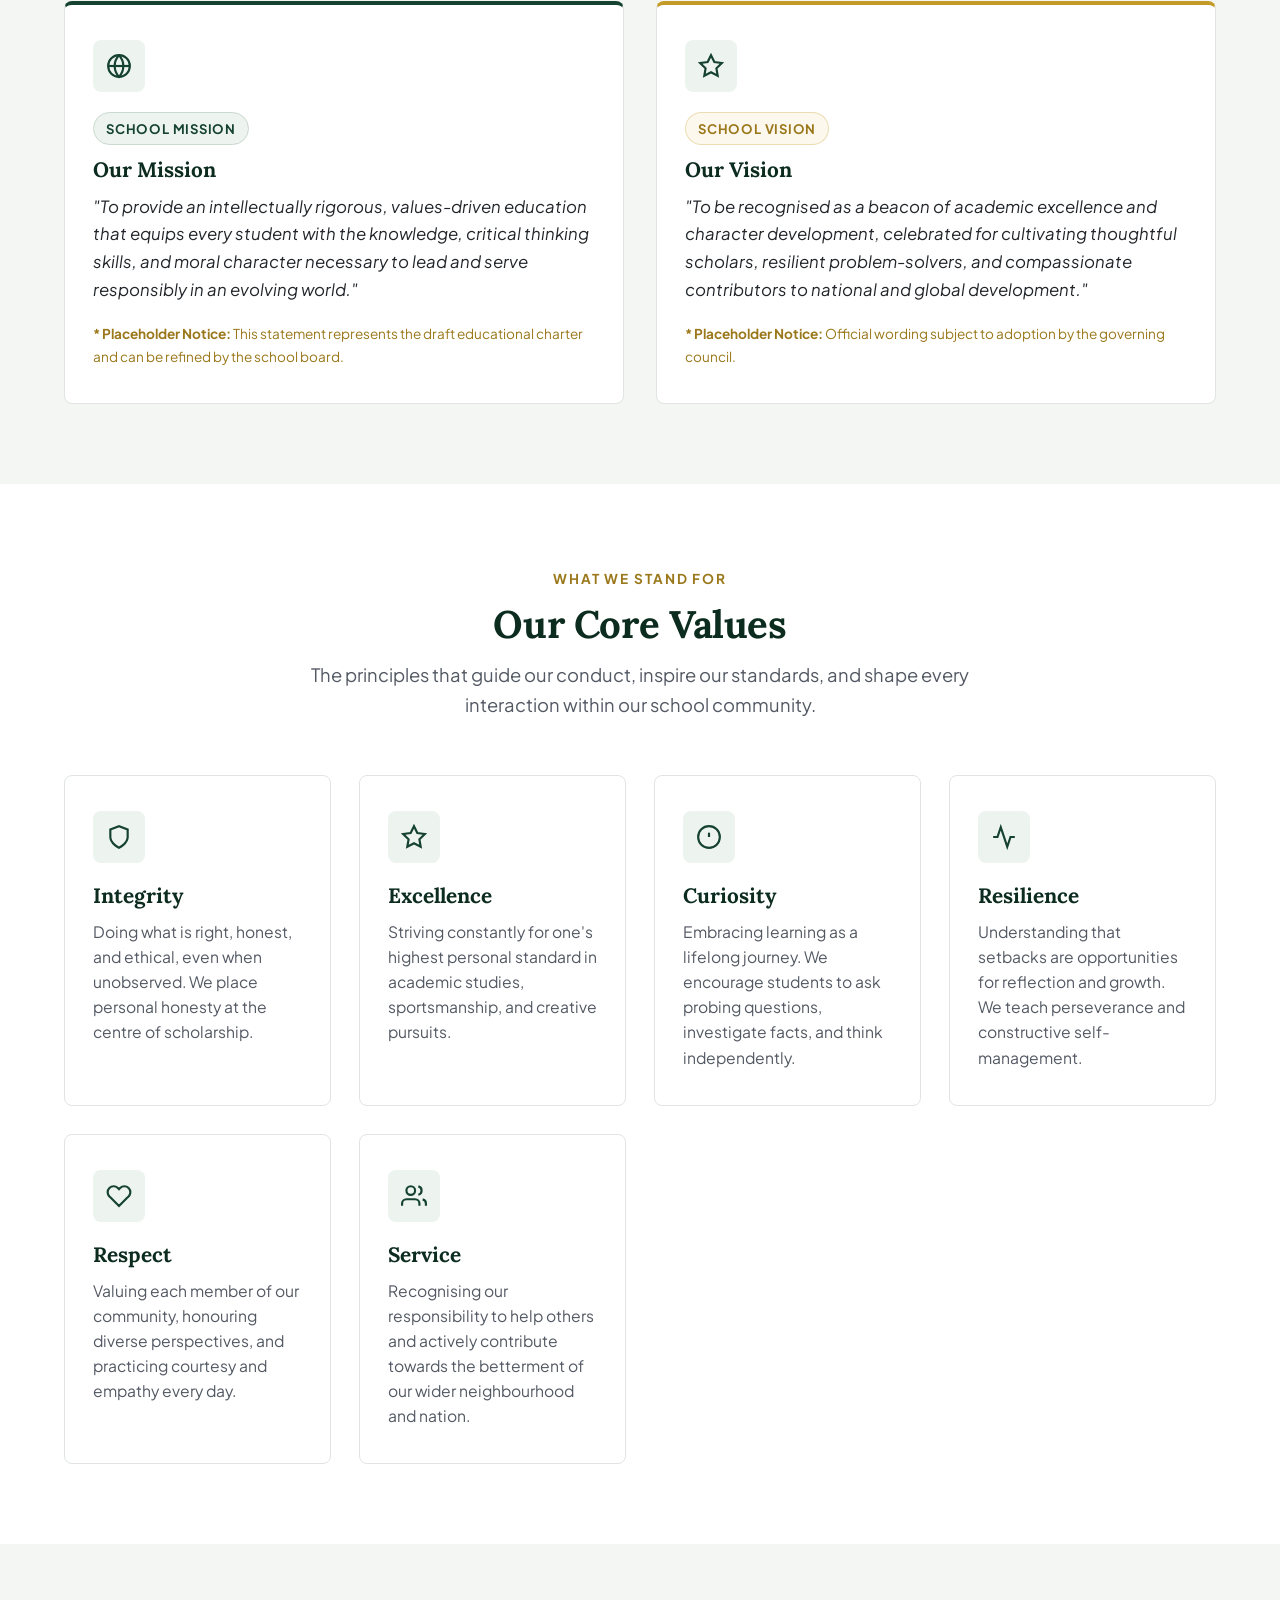
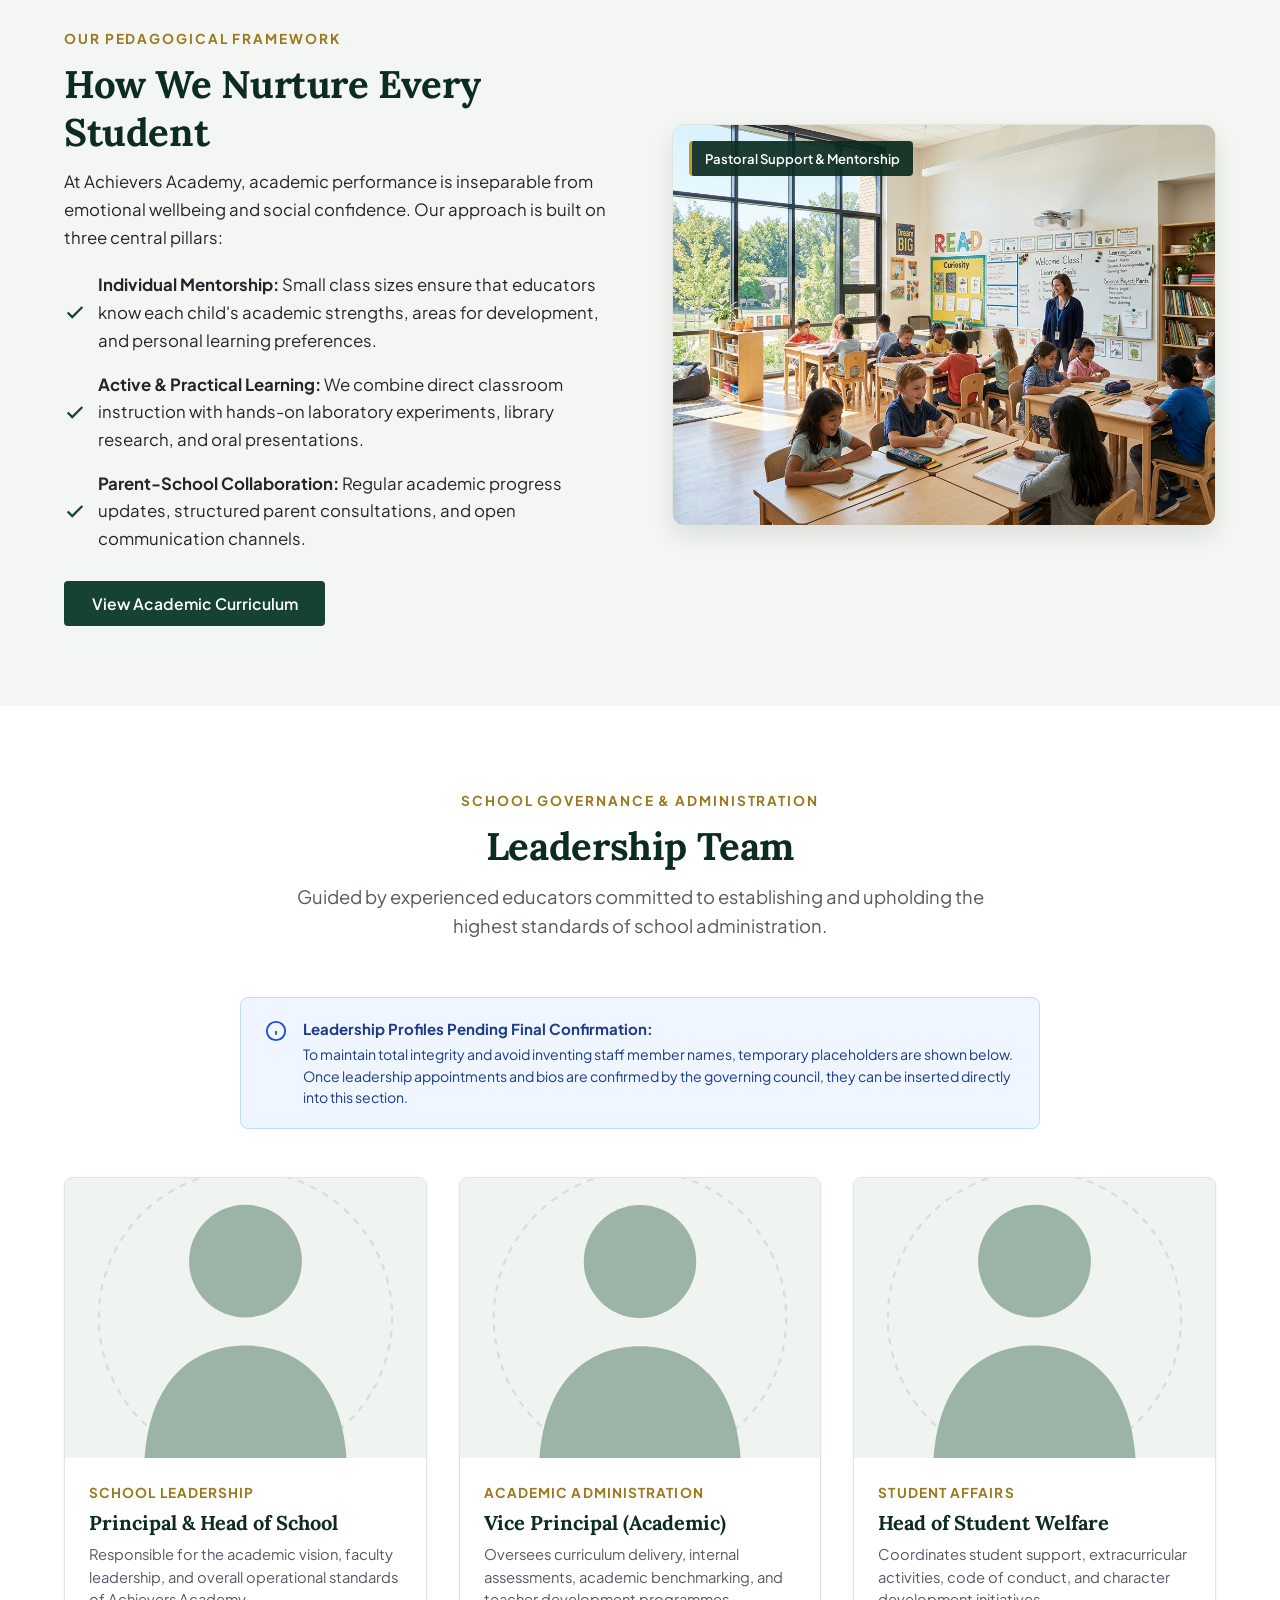
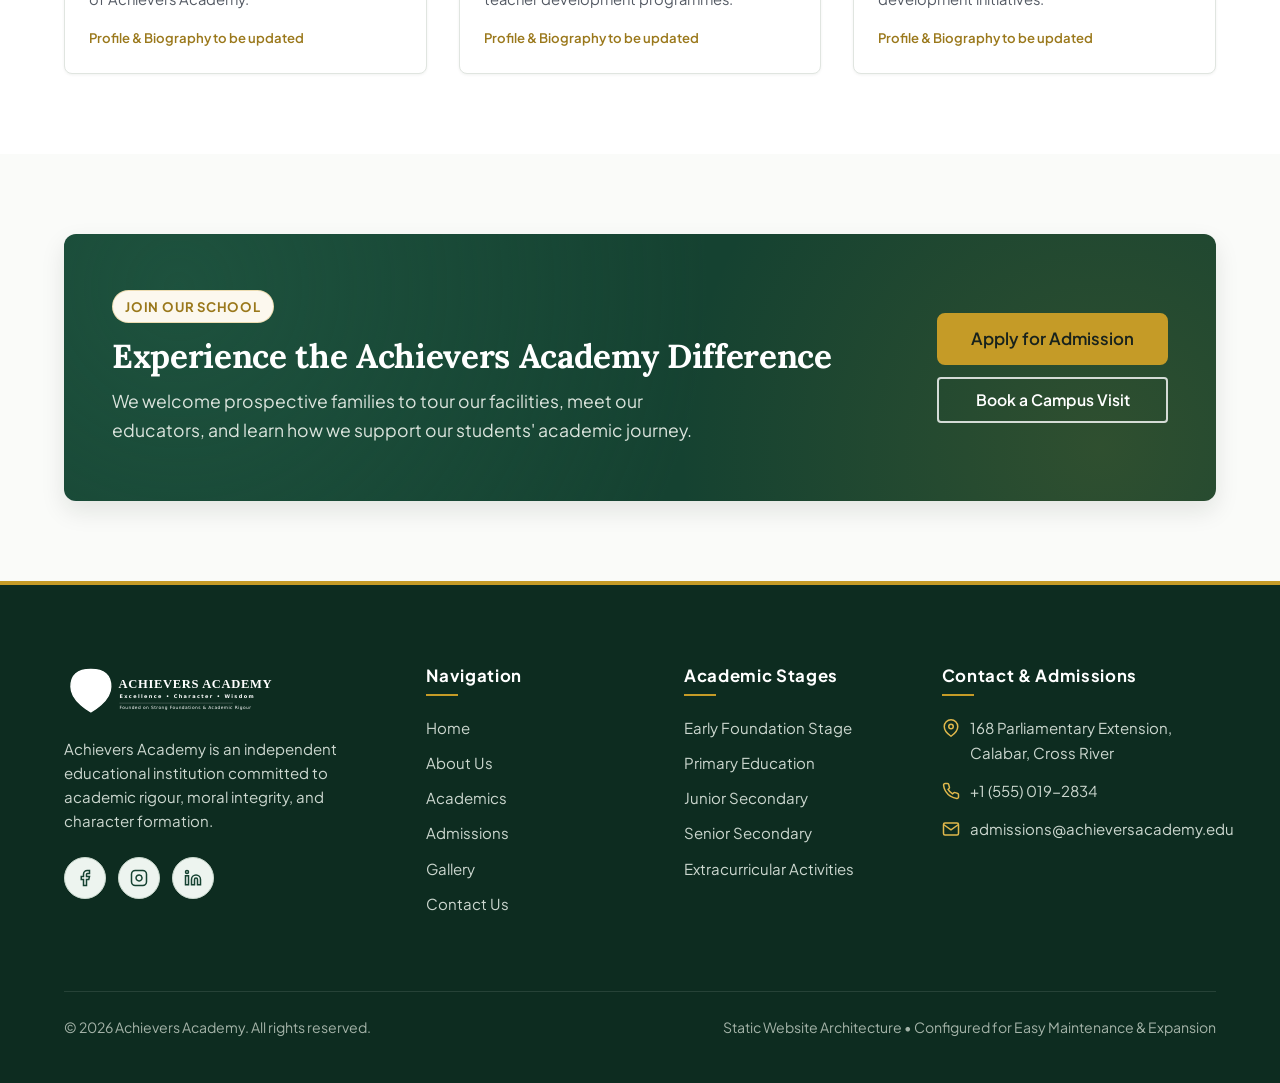
<file: about.html>
<!DOCTYPE html>
<html lang="en">
<head>
  <meta charset="UTF-8">
  <meta name="viewport" content="width=device-width, initial-scale=1.0">
  <title>About Us | Achievers Academy</title>
  <meta name="description" content="Learn about Achievers Academy: our educational philosophy, mission, vision, core values, and approach to nurturing purposeful, disciplined learners.">
  <meta name="keywords" content="Achievers Academy about, school mission, school vision, core values, Calabar, Nigeria, education">

  <!-- Open Graph Metadata -->
  <meta property="og:title" content="About Achievers Academy | Mission, Vision &amp; Philosophy">
  <meta property="og:description" content="Dedicated to fostering intellectual curiosity, high personal standards, and sound moral character in every student.">
  <meta property="og:type" content="website">
  <meta property="og:image" content="images/hero-campus.jpg">

  <!-- Favicon -->
  <link rel="icon" type="image/svg+xml" href="images/favicon.svg">

  <!-- Google Fonts -->
  <link rel="preconnect" href="https://fonts.googleapis.com">
  <link rel="preconnect" href="https://fonts.gstatic.com" crossorigin>
  <link href="https://fonts.googleapis.com/css2?family=Lora:ital,wght@0,500;0,600;0,700;1,400&family=Plus+Jakarta+Sans:wght@400;500;600;700&display=swap" rel="stylesheet">

  <!-- Stylesheets -->
  <link rel="stylesheet" href="css/style.css">
  <link rel="stylesheet" href="css/responsive.css">
</head>
<body>

  <!-- Accessible Skip Link -->
  <a href="#main-content" class="skip-link">Skip to main content</a>

  <!-- Top Utility Bar -->
  <aside class="top-bar" aria-label="School Contact Information">
    <div class="container top-bar-inner">
      <div class="top-bar-info">
        <span class="top-bar-item">
          <svg viewBox="0 0 24 24" fill="none" stroke="currentColor" stroke-width="2" aria-hidden="true">
            <path d="M22 16.92v3a2 2 0 0 1-2.18 2 19.79 19.79 0 0 1-8.63-3.07 19.5 19.5 0 0 1-6-6 19.79 19.79 0 0 1-3.07-8.67A2 2 0 0 1 4.11 2h3a2 2 0 0 1 2 1.72 12.84 12.84 0 0 0 .7 2.81 2 2 0 0 1-.45 2.11L8.09 9.91a16 16 0 0 0 6 6l1.27-1.27a2 2 0 0 1 2.11-.45 12.84 12.84 0 0 0 2.81.7A2 2 0 0 1 22 16.92z"></path>
          </svg>
          <a href="tel:+15550192834">+1 (555) 019-2834</a>
        </span>
        <span class="top-bar-item">
          <svg viewBox="0 0 24 24" fill="none" stroke="currentColor" stroke-width="2" aria-hidden="true">
            <path d="M4 4h16c1.1 0 2 .9 2 2v12c0 1.1-.9 2-2 2H4c-1.1 0-2-.9-2-2V6c0-1.1.9-2 2-2z"></path>
            <polyline points="22,6 12,13 2,6"></polyline>
          </svg>
          <a href="mailto:admissions@achieversacademy.edu">admissions@achieversacademy.edu</a>
        </span>
        <span class="top-bar-item">
          <svg viewBox="0 0 24 24" fill="none" stroke="currentColor" stroke-width="2" aria-hidden="true">
            <circle cx="12" cy="12" r="10"></circle>
            <polyline points="12 6 12 12 16 14"></polyline>
          </svg>
          <span>Mon – Fri: 7:30 AM – 2:00 PM</span>
        </span>
      </div>
      <div class="top-bar-term">
        <span class="pulse-dot" aria-hidden="true"></span>
        <span>Admissions Open for Next Academic Session</span>
      </div>
    </div>
  </aside>

  <!-- Main Site Header -->
  <header class="site-header" role="banner">
    <div class="container header-inner">
      <a href="index.html" class="brand-link" aria-label="Achievers Academy Home">
        <img src="images/logo.svg" alt="Achievers Academy Crest" class="brand-logo" width="280" height="60">
      </a>

      <!-- Desktop Navigation Menu -->
      <nav id="site-nav" class="site-nav" role="navigation" aria-label="Primary Navigation">
        <button id="nav-close-btn" class="nav-mobile-close" aria-label="Close navigation menu">
          <svg viewBox="0 0 24 24" fill="none" stroke="currentColor" stroke-width="2" aria-hidden="true">
            <line x1="18" y1="6" x2="6" y2="18"></line>
            <line x1="6" y1="6" x2="18" y2="18"></line>
          </svg>
        </button>

        <ul class="nav-menu">
          <li class="nav-item"><a href="index.html" class="nav-link">Home</a></li>
          <li class="nav-item"><a href="about.html" class="nav-link active">About Us</a></li>
          <li class="nav-item"><a href="academics.html" class="nav-link">Academics</a></li>
          <li class="nav-item"><a href="admissions.html" class="nav-link">Admissions</a></li>
          <li class="nav-item"><a href="gallery.html" class="nav-link">Gallery</a></li>
          <li class="nav-item"><a href="contact.html" class="nav-link">Contact</a></li>
        </ul>

        <div style="margin-top: 2rem; display: block;" class="mobile-cta-wrap">
          <a href="admissions.html" class="btn btn-primary btn-block">Apply for Admission</a>
        </div>
      </nav>

      <!-- Header Action & Mobile Toggle -->
      <div class="header-action">
        <a href="admissions.html" class="btn btn-primary">Apply for Admission</a>
        <button id="nav-toggle-btn" class="nav-toggle" aria-label="Toggle navigation menu" aria-expanded="false" aria-controls="site-nav">
          <svg viewBox="0 0 24 24" fill="none" stroke="currentColor" stroke-width="2" aria-hidden="true">
            <line x1="3" y1="12" x2="21" y2="12"></line>
            <line x1="3" y1="6" x2="21" y2="6"></line>
            <line x1="3" y1="18" x2="21" y2="18"></line>
          </svg>
        </button>
      </div>
    </div>
  </header>

  <!-- Mobile Backdrop -->
  <div id="nav-backdrop" class="nav-backdrop" aria-hidden="true"></div>

  <!-- Page Banner -->
  <header class="page-banner" aria-label="Page Title">
    <div class="container">
      <nav class="breadcrumb-nav" aria-label="Breadcrumb">
        <ol class="breadcrumb-list">
          <li class="breadcrumb-item"><a href="index.html">Home</a></li>
          <li class="breadcrumb-separator" aria-hidden="true">/</li>
          <li class="breadcrumb-item active" aria-current="page">About Us</li>
        </ol>
      </nav>
      <h1 class="page-banner-title">About Achievers Academy</h1>
      <p class="page-banner-lead">
        Dedicated to academic distinction, strong personal discipline, and fostering a collaborative learning community where every student is challenged to achieve their potential.
      </p>
    </div>
  </header>

  <!-- Main Content -->
  <main id="main-content">

    <!-- Section: School Overview & Campus Environment -->
    <section class="section" aria-labelledby="overview-heading">
      <div class="container">
        <div class="split-layout">
          <div>
            <span class="section-eyebrow">Our School Community</span>
            <h2 id="overview-heading">An Environment Designed for Purposeful Growth</h2>
            <p class="lead">
              Achievers Academy is an independent educational institution established to provide rigorous intellectual training alongside principled moral education.
            </p>
            <p>
              Located in Calabar, Cross River State, our academy provides a welcoming and focused atmosphere where students from diverse backgrounds discover their talents, develop intellectual curiosity, and cultivate the habits of mind essential for modern society.
            </p>
            <p>
              We view education as an enduring partnership between home, school, and community. Our teachers are mentors who hold high expectations for every student while offering the support, guidance, and encouragement needed to achieve them.
            </p>
            
            <div class="notice-box notice-box-info" style="margin-top: 2rem;">
              <svg viewBox="0 0 24 24" fill="none" stroke="currentColor" stroke-width="2" aria-hidden="true">
                <circle cx="12" cy="12" r="10"></circle>
                <line x1="12" y1="16" x2="12" y2="12"></line>
                <line x1="12" y1="8" x2="12.01" y2="8"></line>
              </svg>
              <div>
                <strong>School Profile Confirmation Note:</strong>
                <p style="margin: 0.25rem 0 0; font-size: 0.88rem;">
                  Detailed institutional history, specific foundation dates, and full accreditation registration numbers will be updated here once verified by school leadership.
                </p>
              </div>
            </div>
          </div>

          <div class="media-card">
            <img src="images/gallery/environment-campus.jpg" alt="Achievers Academy campus building and manicured grounds" width="600" height="400" loading="lazy">
            <div class="media-badge">Campus Grounds &amp; Facilities</div>
          </div>
        </div>
      </div>
    </section>

    <!-- Section: Mission & Vision (Editable Placeholders) -->
    <section class="section section-neutral" aria-labelledby="mission-vision-heading">
      <div class="container">
        <div class="section-header text-center">
          <span class="section-eyebrow">Our Guiding Direction</span>
          <h2 id="mission-vision-heading">Mission &amp; Vision</h2>
          <p class="section-desc">
            The fundamental commitments that direct our daily teaching, curriculum development, and school community life.
          </p>
        </div>

        <div style="display: grid; grid-template-columns: repeat(auto-fit, minmax(320px, 1fr)); gap: 2rem;">
          <!-- Mission Card -->
          <article class="pillar-card" style="border-top: 4px solid var(--color-primary);">
            <div class="pillar-icon-box">
              <svg viewBox="0 0 24 24" fill="none" stroke="currentColor" stroke-width="2" aria-hidden="true">
                <circle cx="12" cy="12" r="10"></circle>
                <path d="M12 2a14.5 14.5 0 0 0 0 20 14.5 14.5 0 0 0 0-20"></path>
                <path d="M2 12h20"></path>
              </svg>
            </div>
            <span class="badge badge-forest" style="align-self: flex-start; margin-bottom: 0.75rem;">School Mission</span>
            <h3 class="pillar-title">Our Mission</h3>
            <p class="pillar-text" style="font-size: 1.05rem; line-height: 1.65; color: var(--color-text-main);">
              <em>"To provide an intellectually rigorous, values-driven education that equips every student with the knowledge, critical thinking skills, and moral character necessary to lead and serve responsibly in an evolving world."</em>
            </p>
            <div style="margin-top: 1.25rem; font-size: 0.85rem; color: var(--color-accent-dark);">
              <strong>* Placeholder Notice:</strong> This statement represents the draft educational charter and can be refined by the school board.
            </div>
          </article>

          <!-- Vision Card -->
          <article class="pillar-card" style="border-top: 4px solid var(--color-accent);">
            <div class="pillar-icon-box">
              <svg viewBox="0 0 24 24" fill="none" stroke="currentColor" stroke-width="2" aria-hidden="true">
                <polygon points="12 2 15.09 8.26 22 9.27 17 14.14 18.18 21.02 12 17.77 5.82 21.02 7 14.14 2 9.27 8.91 8.26 12 2"></polygon>
              </svg>
            </div>
            <span class="badge badge-gold" style="align-self: flex-start; margin-bottom: 0.75rem;">School Vision</span>
            <h3 class="pillar-title">Our Vision</h3>
            <p class="pillar-text" style="font-size: 1.05rem; line-height: 1.65; color: var(--color-text-main);">
              <em>"To be recognised as a beacon of academic excellence and character development, celebrated for cultivating thoughtful scholars, resilient problem-solvers, and compassionate contributors to national and global development."</em>
            </p>
            <div style="margin-top: 1.25rem; font-size: 0.85rem; color: var(--color-accent-dark);">
              <strong>* Placeholder Notice:</strong> Official wording subject to adoption by the governing council.
            </div>
          </article>
        </div>
      </div>
    </section>

    <!-- Section: Core Values -->
    <section class="section" aria-labelledby="core-values-heading">
      <div class="container">
        <div class="section-header text-center">
          <span class="section-eyebrow">What We Stand For</span>
          <h2 id="core-values-heading">Our Core Values</h2>
          <p class="section-desc">
            The principles that guide our conduct, inspire our standards, and shape every interaction within our school community.
          </p>
        </div>

        <div class="pillars-grid">
          <!-- Value 1: Integrity -->
          <article class="pillar-card">
            <div class="pillar-icon-box">
              <svg viewBox="0 0 24 24" fill="none" stroke="currentColor" stroke-width="2" aria-hidden="true">
                <path d="M12 22s8-4 8-10V5l-8-3-8 3v7c0 6 8 10 8 10z"></path>
              </svg>
            </div>
            <h3 class="pillar-title">Integrity</h3>
            <p class="pillar-text">
              Doing what is right, honest, and ethical, even when unobserved. We place personal honesty at the centre of scholarship.
            </p>
          </article>

          <!-- Value 2: Excellence -->
          <article class="pillar-card">
            <div class="pillar-icon-box">
              <svg viewBox="0 0 24 24" fill="none" stroke="currentColor" stroke-width="2" aria-hidden="true">
                <polygon points="12 2 15.09 8.26 22 9.27 17 14.14 18.18 21.02 12 17.77 5.82 21.02 7 14.14 2 9.27 8.91 8.26 12 2"></polygon>
              </svg>
            </div>
            <h3 class="pillar-title">Excellence</h3>
            <p class="pillar-text">
              Striving constantly for one's highest personal standard in academic studies, sportsmanship, and creative pursuits.
            </p>
          </article>

          <!-- Value 3: Curiosity -->
          <article class="pillar-card">
            <div class="pillar-icon-box">
              <svg viewBox="0 0 24 24" fill="none" stroke="currentColor" stroke-width="2" aria-hidden="true">
                <circle cx="12" cy="12" r="10"></circle>
                <line x1="12" y1="8" x2="12" y2="12"></line>
                <line x1="12" y1="16" x2="12.01" y2="16"></line>
              </svg>
            </div>
            <h3 class="pillar-title">Curiosity</h3>
            <p class="pillar-text">
              Embracing learning as a lifelong journey. We encourage students to ask probing questions, investigate facts, and think independently.
            </p>
          </article>

          <!-- Value 4: Discipline & Resilience -->
          <article class="pillar-card">
            <div class="pillar-icon-box">
              <svg viewBox="0 0 24 24" fill="none" stroke="currentColor" stroke-width="2" aria-hidden="true">
                <polyline points="22 12 18 12 15 21 9 3 6 12 2 12"></polyline>
              </svg>
            </div>
            <h3 class="pillar-title">Resilience</h3>
            <p class="pillar-text">
              Understanding that setbacks are opportunities for reflection and growth. We teach perseverance and constructive self-management.
            </p>
          </article>

          <!-- Value 5: Respect & Empathy -->
          <article class="pillar-card">
            <div class="pillar-icon-box">
              <svg viewBox="0 0 24 24" fill="none" stroke="currentColor" stroke-width="2" aria-hidden="true">
                <path d="M20.84 4.61a5.5 5.5 0 0 0-7.78 0L12 5.67l-1.06-1.06a5.5 5.5 0 0 0-7.78 7.78l1.06 1.06L12 21.23l7.78-7.78 1.06-1.06a5.5 5.5 0 0 0 0-7.78z"></path>
              </svg>
            </div>
            <h3 class="pillar-title">Respect</h3>
            <p class="pillar-text">
              Valuing each member of our community, honouring diverse perspectives, and practicing courtesy and empathy every day.
            </p>
          </article>

          <!-- Value 6: Community Responsibility -->
          <article class="pillar-card">
            <div class="pillar-icon-box">
              <svg viewBox="0 0 24 24" fill="none" stroke="currentColor" stroke-width="2" aria-hidden="true">
                <path d="M17 21v-2a4 4 0 0 0-4-4H5a4 4 0 0 0-4 4v2"></path>
                <circle cx="9" cy="7" r="4"></circle>
                <path d="M23 21v-2a4 4 0 0 0-3-3.87"></path>
                <path d="M16 3.13a4 4 0 0 1 0 7.75"></path>
              </svg>
            </div>
            <h3 class="pillar-title">Service</h3>
            <p class="pillar-text">
              Recognising our responsibility to help others and actively contribute towards the betterment of our wider neighbourhood and nation.
            </p>
          </article>
        </div>
      </div>
    </section>

    <!-- Section: Approach to Education & Pastoral Care -->
    <section class="section section-neutral" aria-labelledby="approach-heading">
      <div class="container">
        <div class="split-layout reverse">
          <div class="media-card">
            <img src="images/gallery/classroom-learning.jpg" alt="Classroom discussion where teacher and students engage collaboratively" width="600" height="400" loading="lazy">
            <div class="media-badge">Pastoral Support &amp; Mentorship</div>
          </div>
          <div>
            <span class="section-eyebrow">Our Pedagogical Framework</span>
            <h2 id="approach-heading">How We Nurture Every Student</h2>
            <p>
              At Achievers Academy, academic performance is inseparable from emotional wellbeing and social confidence. Our approach is built on three central pillars:
            </p>
            <ul style="list-style: none; padding-left: 0; margin-bottom: 1.75rem;">
              <li style="display: flex; gap: 0.75rem; margin-bottom: 1rem;">
                <svg width="22" height="22" viewBox="0 0 24 24" fill="none" stroke="#154231" stroke-width="2.5" aria-hidden="true" style="flex-shrink:0;">
                  <polyline points="20 6 9 17 4 12"></polyline>
                </svg>
                <div>
                  <strong>Individual Mentorship:</strong> Small class sizes ensure that educators know each child's academic strengths, areas for development, and personal learning preferences.
                </div>
              </li>
              <li style="display: flex; gap: 0.75rem; margin-bottom: 1rem;">
                <svg width="22" height="22" viewBox="0 0 24 24" fill="none" stroke="#154231" stroke-width="2.5" aria-hidden="true" style="flex-shrink:0;">
                  <polyline points="20 6 9 17 4 12"></polyline>
                </svg>
                <div>
                  <strong>Active &amp; Practical Learning:</strong> We combine direct classroom instruction with hands-on laboratory experiments, library research, and oral presentations.
                </div>
              </li>
              <li style="display: flex; gap: 0.75rem;">
                <svg width="22" height="22" viewBox="0 0 24 24" fill="none" stroke="#154231" stroke-width="2.5" aria-hidden="true" style="flex-shrink:0;">
                  <polyline points="20 6 9 17 4 12"></polyline>
                </svg>
                <div>
                  <strong>Parent-School Collaboration:</strong> Regular academic progress updates, structured parent consultations, and open communication channels.
                </div>
              </li>
            </ul>
            <a href="academics.html" class="btn btn-forest">View Academic Curriculum</a>
          </div>
        </div>
      </div>
    </section>

    <!-- Section: School Leadership (Clear, Respectful Placeholders) -->
    <section class="section" aria-labelledby="leadership-heading">
      <div class="container">
        <div class="section-header text-center">
          <span class="section-eyebrow">School Governance &amp; Administration</span>
          <h2 id="leadership-heading">Leadership Team</h2>
          <p class="section-desc">
            Guided by experienced educators committed to establishing and upholding the highest standards of school administration.
          </p>
        </div>

        <div class="notice-box notice-box-info" style="max-width: 800px; margin: 0 auto 3rem;">
          <svg viewBox="0 0 24 24" fill="none" stroke="currentColor" stroke-width="2" aria-hidden="true">
            <circle cx="12" cy="12" r="10"></circle>
            <line x1="12" y1="16" x2="12" y2="12"></line>
            <line x1="12" y1="8" x2="12.01" y2="8"></line>
          </svg>
          <div>
            <strong>Leadership Profiles Pending Final Confirmation:</strong>
            <p style="margin: 0.25rem 0 0; font-size: 0.88rem;">
              To maintain total integrity and avoid inventing staff member names, temporary placeholders are shown below. Once leadership appointments and bios are confirmed by the governing council, they can be inserted directly into this section.
            </p>
          </div>
        </div>

        <div class="leaders-grid">
          <!-- Leader 1 -->
          <article class="leader-card">
            <div class="leader-photo-wrap">
              <img src="images/avatar-placeholder.svg" alt="Portrait placeholder for the School Principal" width="320" height="280" loading="lazy">
            </div>
            <div class="leader-info">
              <span class="leader-role">School Leadership</span>
              <h3 class="leader-name">Principal &amp; Head of School</h3>
              <p class="leader-bio">
                Responsible for the academic vision, faculty leadership, and overall operational standards of Achievers Academy.
              </p>
              <div style="margin-top: 1rem; font-size: 0.82rem; color: var(--color-accent-dark); font-weight: 600;">
                Profile &amp; Biography to be updated
              </div>
            </div>
          </article>

          <!-- Leader 2 -->
          <article class="leader-card">
            <div class="leader-photo-wrap">
              <img src="images/avatar-placeholder.svg" alt="Portrait placeholder for Vice Principal Academic" width="320" height="280" loading="lazy">
            </div>
            <div class="leader-info">
              <span class="leader-role">Academic Administration</span>
              <h3 class="leader-name">Vice Principal (Academic)</h3>
              <p class="leader-bio">
                Oversees curriculum delivery, internal assessments, academic benchmarking, and teacher development programmes.
              </p>
              <div style="margin-top: 1rem; font-size: 0.82rem; color: var(--color-accent-dark); font-weight: 600;">
                Profile &amp; Biography to be updated
              </div>
            </div>
          </article>

          <!-- Leader 3 -->
          <article class="leader-card">
            <div class="leader-photo-wrap">
              <img src="images/avatar-placeholder.svg" alt="Portrait placeholder for Dean of Students and Pastoral Care" width="320" height="280" loading="lazy">
            </div>
            <div class="leader-info">
              <span class="leader-role">Student Affairs</span>
              <h3 class="leader-name">Head of Student Welfare</h3>
              <p class="leader-bio">
                Coordinates student support, extracurricular activities, code of conduct, and character development initiatives.
              </p>
              <div style="margin-top: 1rem; font-size: 0.82rem; color: var(--color-accent-dark); font-weight: 600;">
                Profile &amp; Biography to be updated
              </div>
            </div>
          </article>
        </div>
      </div>
    </section>

    <!-- CTA Section -->
    <section class="section section-cream" aria-labelledby="about-cta-heading">
      <div class="container">
        <div class="cta-banner">
          <div class="cta-banner-content">
            <span class="badge badge-gold" style="margin-bottom: 0.8rem;">Join Our School</span>
            <h2 id="about-cta-heading">Experience the Achievers Academy Difference</h2>
            <p>
              We welcome prospective families to tour our facilities, meet our educators, and learn how we support our students' academic journey.
            </p>
          </div>
          <div class="cta-banner-actions">
            <a href="admissions.html" class="btn btn-primary btn-lg">Apply for Admission</a>
            <a href="contact.html" class="btn btn-outline-white">Book a Campus Visit</a>
          </div>
        </div>
      </div>
    </section>

  </main>

  <!-- Site Footer -->
  <footer class="site-footer" role="contentinfo">
    <div class="container">
      <div class="footer-grid">
        <div class="footer-col">
          <img src="images/logo.svg" alt="Achievers Academy Crest" class="footer-brand-logo" width="240" height="52">
          <p class="footer-desc">
            Achievers Academy is an independent educational institution committed to academic rigour, moral integrity, and character formation.
          </p>
          <div class="social-links-row">
            <a href="#" class="social-btn" aria-label="Achievers Academy on Facebook">
              <svg viewBox="0 0 24 24" fill="none" stroke="currentColor" stroke-width="2" aria-hidden="true">
                <path d="M18 2h-3a5 5 0 0 0-5 5v3H7v4h3v8h4v-8h3l1-4h-4V7a1 1 0 0 1 1-1h3z"></path>
              </svg>
            </a>
            <a href="#" class="social-btn" aria-label="Achievers Academy on Instagram">
              <svg viewBox="0 0 24 24" fill="none" stroke="currentColor" stroke-width="2" aria-hidden="true">
                <rect x="2" y="2" width="20" height="20" rx="5" ry="5"></rect>
                <path d="M16 11.37A4 4 0 1 1 12.63 8 4 4 0 0 1 16 11.37z"></path>
                <line x1="17.5" y1="6.5" x2="17.51" y2="6.5"></line>
              </svg>
            </a>
            <a href="#" class="social-btn" aria-label="Achievers Academy on LinkedIn">
              <svg viewBox="0 0 24 24" fill="none" stroke="currentColor" stroke-width="2" aria-hidden="true">
                <path d="M16 8a6 6 0 0 1 6 6v7h-4v-7a2 2 0 0 0-2-2 2 2 0 0 0-2 2v7h-4v-7a6 6 0 0 1 6-6z"></path>
                <rect x="2" y="9" width="4" height="12"></rect>
                <circle cx="4" cy="4" r="2"></circle>
              </svg>
            </a>
          </div>
        </div>

        <div class="footer-col">
          <h4>Navigation</h4>
          <ul class="footer-links">
            <li><a href="index.html">Home</a></li>
            <li><a href="about.html">About Us</a></li>
            <li><a href="academics.html">Academics</a></li>
            <li><a href="admissions.html">Admissions</a></li>
            <li><a href="gallery.html">Gallery</a></li>
            <li><a href="contact.html">Contact Us</a></li>
          </ul>
        </div>

        <div class="footer-col">
          <h4>Academic Stages</h4>
          <ul class="footer-links">
            <li><a href="academics.html#early-years">Early Foundation Stage</a></li>
            <li><a href="academics.html#primary">Primary Education</a></li>
            <li><a href="academics.html#junior-secondary">Junior Secondary</a></li>
            <li><a href="academics.html#senior-secondary">Senior Secondary</a></li>
            <li><a href="academics.html#extracurricular">Extracurricular Activities</a></li>
          </ul>
        </div>

        <div class="footer-col">
          <h4>Contact &amp; Admissions</h4>
          <ul class="footer-contact-list">
            <li class="footer-contact-item">
              <svg viewBox="0 0 24 24" fill="none" stroke="currentColor" stroke-width="2" aria-hidden="true">
                <path d="M21 10c0 7-9 13-9 13s-9-6-9-13a9 9 0 0 1 18 0z"></path>
                <circle cx="12" cy="10" r="3"></circle>
              </svg>
              <span>168 Parliamentary Extension, Calabar, Cross River</span>
            </li>
            <li class="footer-contact-item">
              <svg viewBox="0 0 24 24" fill="none" stroke="currentColor" stroke-width="2" aria-hidden="true">
                <path d="M22 16.92v3a2 2 0 0 1-2.18 2 19.79 19.79 0 0 1-8.63-3.07 19.5 19.5 0 0 1-6-6 19.79 19.79 0 0 1-3.07-8.67A2 2 0 0 1 4.11 2h3a2 2 0 0 1 2 1.72 12.84 12.84 0 0 0 .7 2.81 2 2 0 0 1-.45 2.11L8.09 9.91a16 16 0 0 0 6 6l1.27-1.27a2 2 0 0 1 2.11-.45 12.84 12.84 0 0 0 2.81.7A2 2 0 0 1 22 16.92z"></path>
              </svg>
              <a href="tel:+15550192834">+1 (555) 019-2834</a>
            </li>
            <li class="footer-contact-item">
              <svg viewBox="0 0 24 24" fill="none" stroke="currentColor" stroke-width="2" aria-hidden="true">
                <path d="M4 4h16c1.1 0 2 .9 2 2v12c0 1.1-.9 2-2 2H4c-1.1 0-2-.9-2-2V6c0-1.1.9-2 2-2z"></path>
                <polyline points="22,6 12,13 2,6"></polyline>
              </svg>
              <a href="mailto:admissions@achieversacademy.edu">admissions@achieversacademy.edu</a>
            </li>
          </ul>
        </div>
      </div>

      <div class="footer-bottom">
        <div class="footer-bottom-inner">
          <p>&copy; <span class="current-year">2026</span> Achievers Academy. All rights reserved.</p>
          <p>Static Website Architecture • Configured for Easy Maintenance &amp; Expansion</p>
        </div>
      </div>
    </div>
  </footer>

  <!-- Back to Top Control -->
  <button id="back-to-top" class="back-to-top" aria-label="Back to top of page">
    <svg viewBox="0 0 24 24" fill="none" stroke="currentColor" stroke-width="2.5" aria-hidden="true">
      <polyline points="18 15 12 9 6 15"></polyline>
    </svg>
  </button>

  <!-- Scripts -->
  <script src="js/main.js"></script>
</body>
</html>
</file>
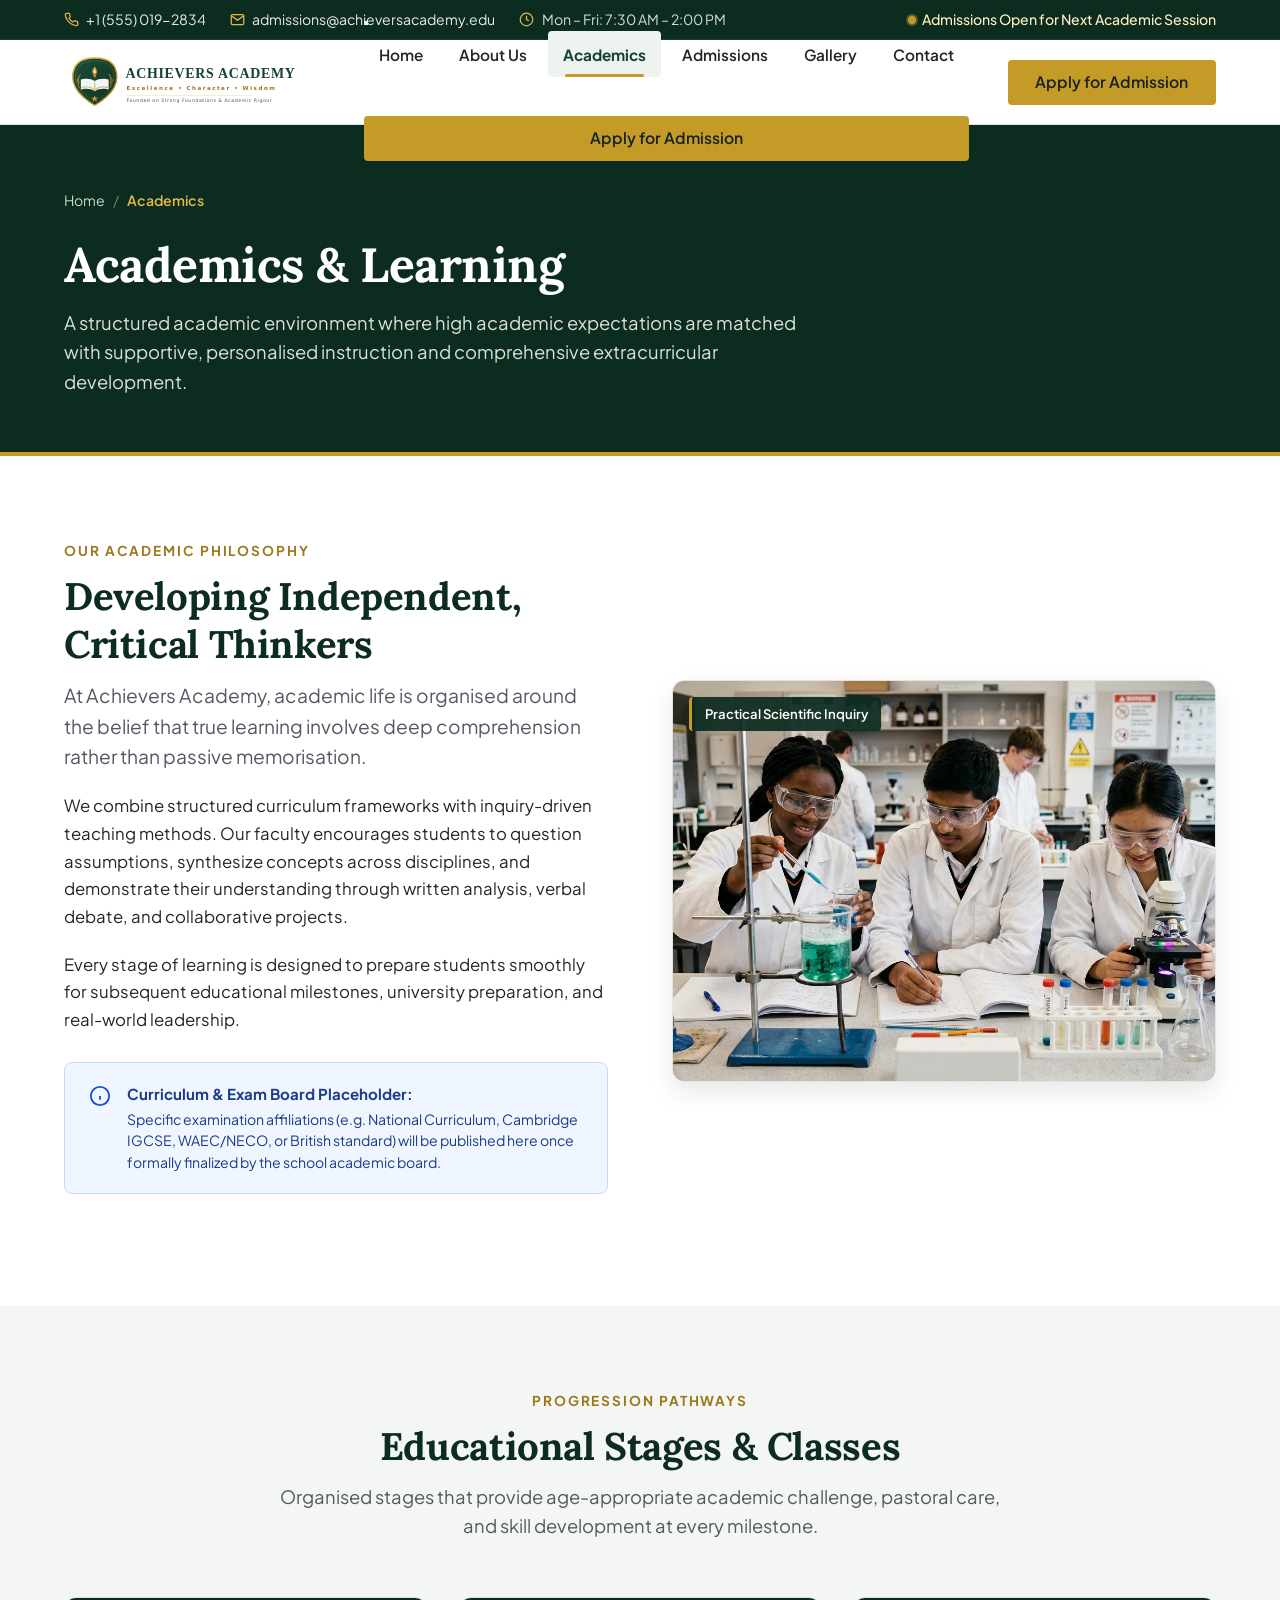
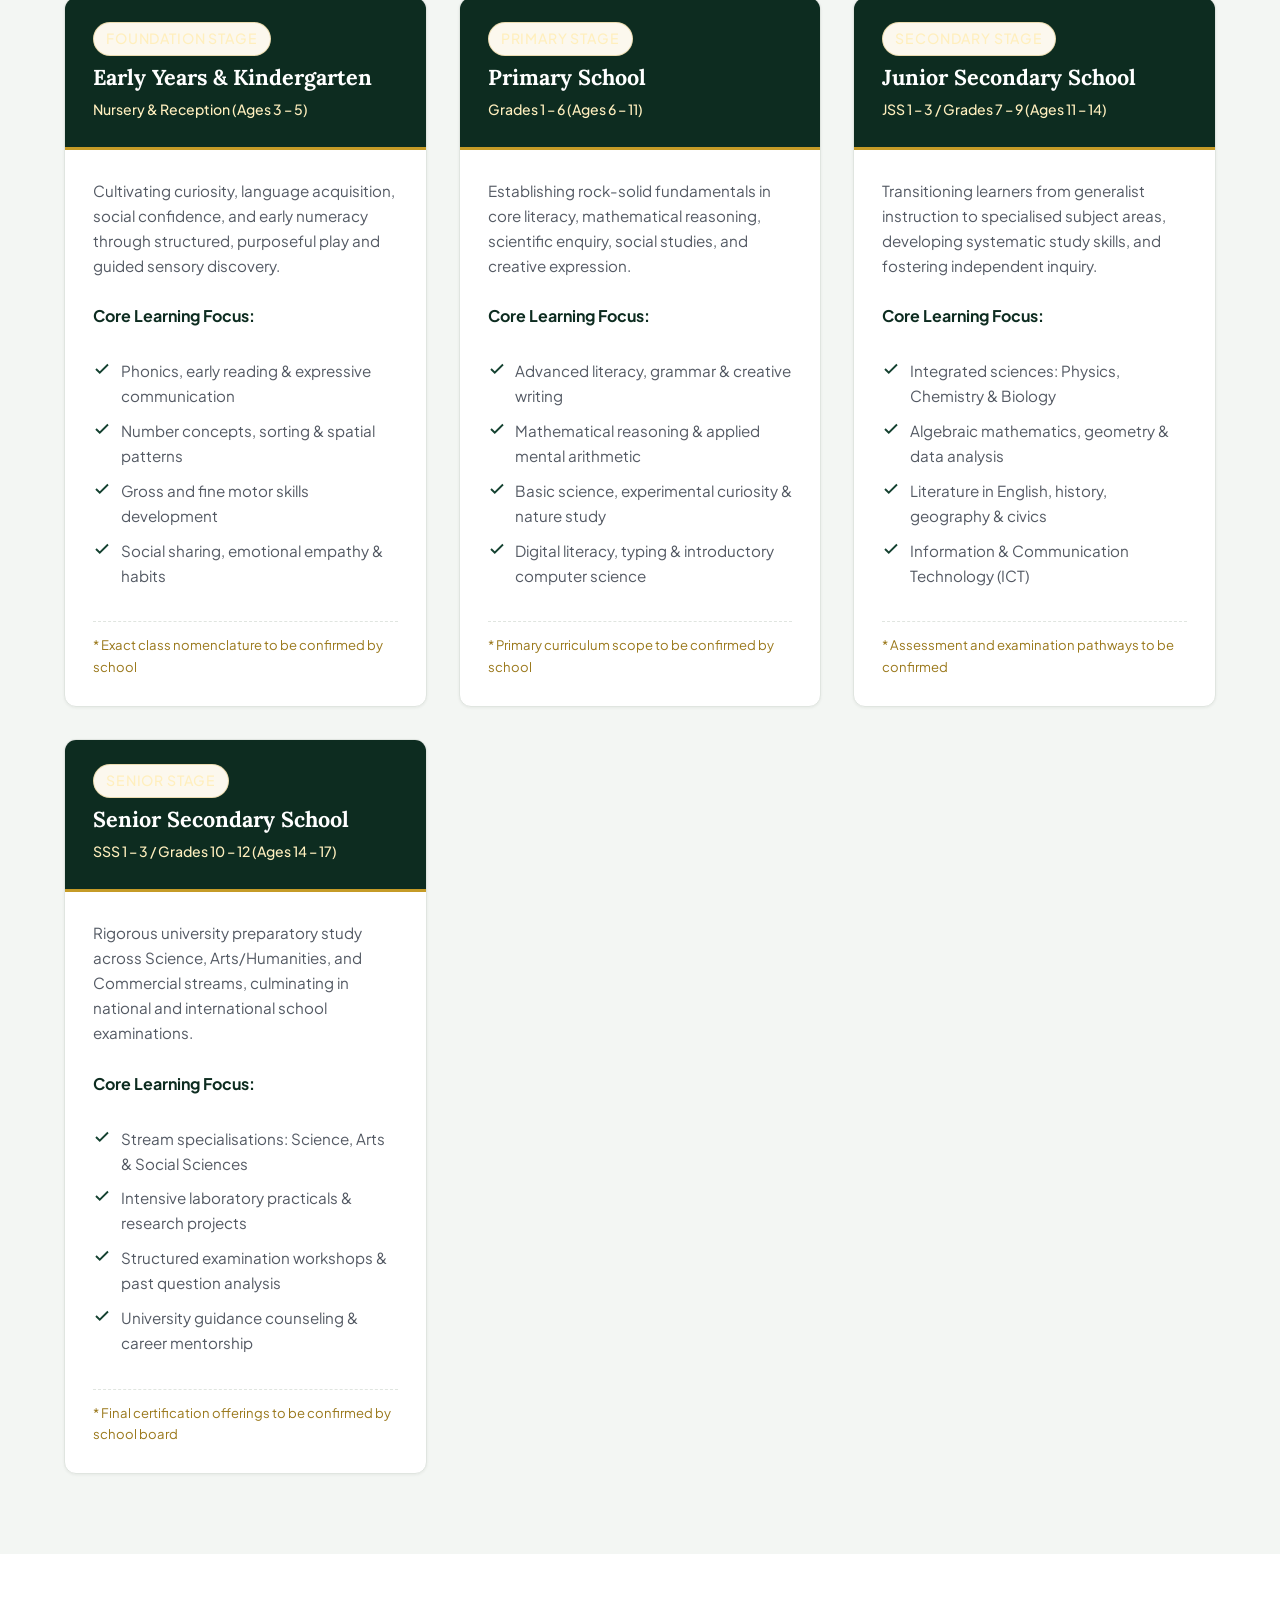
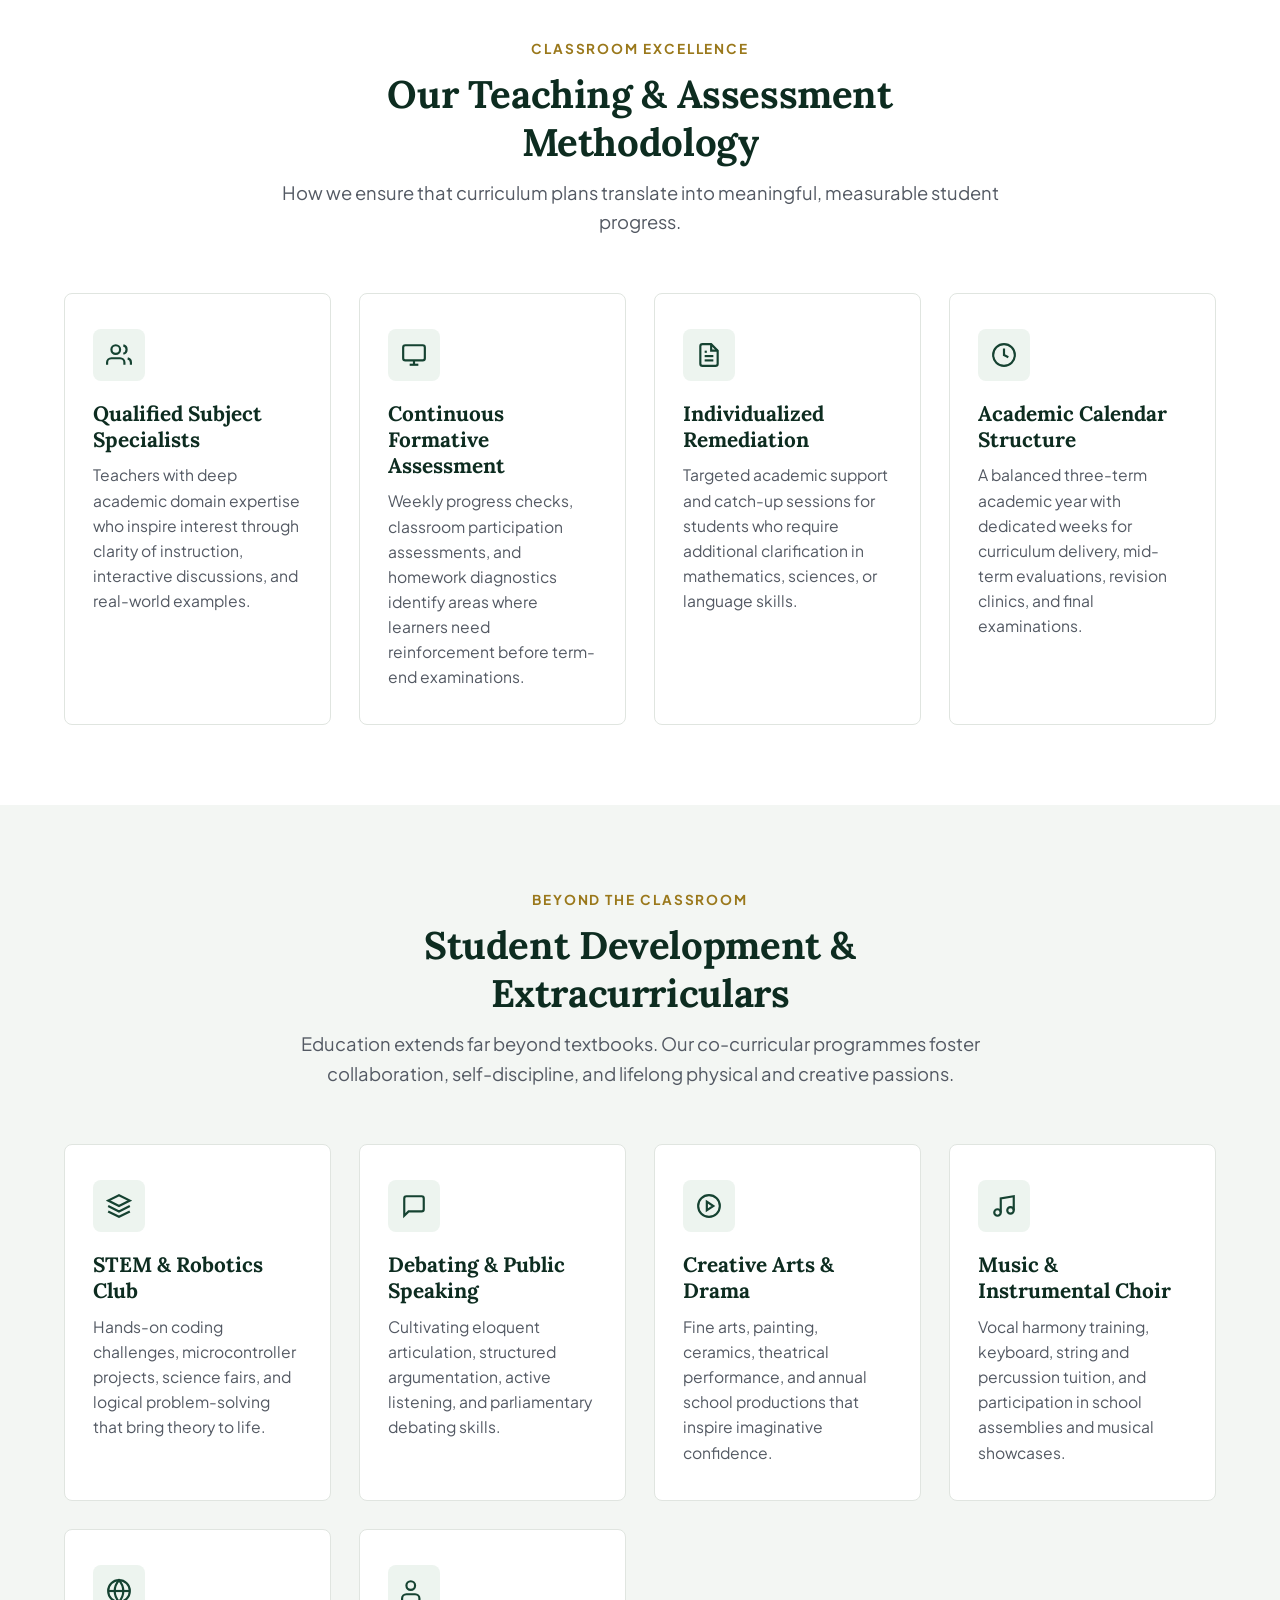
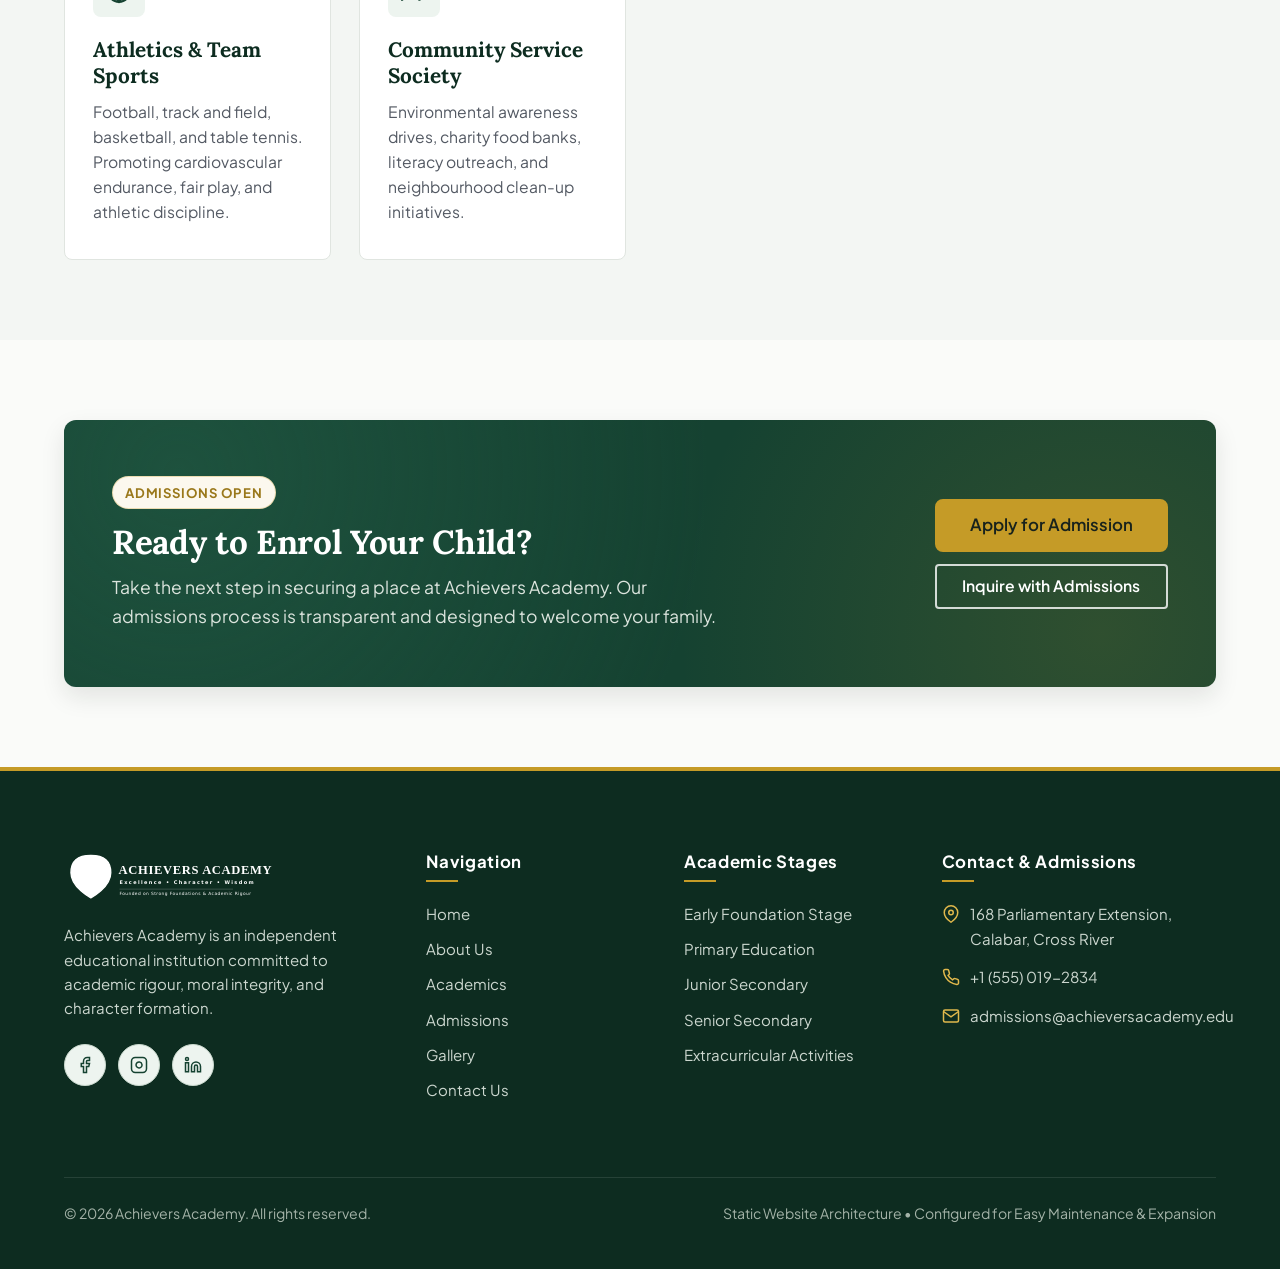
<file: academics.html>
<!DOCTYPE html>
<html lang="en">
<head>
  <meta charset="UTF-8">
  <meta name="viewport" content="width=device-width, initial-scale=1.0">
  <title>Academics &amp; Curriculum | Achievers Academy</title>
  <meta name="description" content="Explore our academic pathways, curriculum offerings, teaching approach, and student development programmes at Achievers Academy.">
  <meta name="keywords" content="Achievers Academy academics, curriculum, primary education, secondary education, STEM, arts, Calabar">

  <!-- Open Graph Metadata -->
  <meta property="og:title" content="Academics at Achievers Academy | Inspiring Academic Excellence">
  <meta property="og:description" content="Discover our structured learning pathways, dedicated subject teaching, and broad extracurricular enrichment.">
  <meta property="og:type" content="website">
  <meta property="og:image" content="images/gallery/classroom-learning.jpg">

  <!-- Favicon -->
  <link rel="icon" type="image/svg+xml" href="images/favicon.svg">

  <!-- Google Fonts -->
  <link rel="preconnect" href="https://fonts.googleapis.com">
  <link rel="preconnect" href="https://fonts.gstatic.com" crossorigin>
  <link href="https://fonts.googleapis.com/css2?family=Lora:ital,wght@0,500;0,600;0,700;1,400&family=Plus+Jakarta+Sans:wght@400;500;600;700&display=swap" rel="stylesheet">

  <!-- Stylesheets -->
  <link rel="stylesheet" href="css/style.css">
  <link rel="stylesheet" href="css/responsive.css">
</head>
<body>

  <!-- Accessible Skip Link -->
  <a href="#main-content" class="skip-link">Skip to main content</a>

  <!-- Top Utility Bar -->
  <aside class="top-bar" aria-label="School Contact Information">
    <div class="container top-bar-inner">
      <div class="top-bar-info">
        <span class="top-bar-item">
          <svg viewBox="0 0 24 24" fill="none" stroke="currentColor" stroke-width="2" aria-hidden="true">
            <path d="M22 16.92v3a2 2 0 0 1-2.18 2 19.79 19.79 0 0 1-8.63-3.07 19.5 19.5 0 0 1-6-6 19.79 19.79 0 0 1-3.07-8.67A2 2 0 0 1 4.11 2h3a2 2 0 0 1 2 1.72 12.84 12.84 0 0 0 .7 2.81 2 2 0 0 1-.45 2.11L8.09 9.91a16 16 0 0 0 6 6l1.27-1.27a2 2 0 0 1 2.11-.45 12.84 12.84 0 0 0 2.81.7A2 2 0 0 1 22 16.92z"></path>
          </svg>
          <a href="tel:+15550192834">+1 (555) 019-2834</a>
        </span>
        <span class="top-bar-item">
          <svg viewBox="0 0 24 24" fill="none" stroke="currentColor" stroke-width="2" aria-hidden="true">
            <path d="M4 4h16c1.1 0 2 .9 2 2v12c0 1.1-.9 2-2 2H4c-1.1 0-2-.9-2-2V6c0-1.1.9-2 2-2z"></path>
            <polyline points="22,6 12,13 2,6"></polyline>
          </svg>
          <a href="mailto:admissions@achieversacademy.edu">admissions@achieversacademy.edu</a>
        </span>
        <span class="top-bar-item">
          <svg viewBox="0 0 24 24" fill="none" stroke="currentColor" stroke-width="2" aria-hidden="true">
            <circle cx="12" cy="12" r="10"></circle>
            <polyline points="12 6 12 12 16 14"></polyline>
          </svg>
          <span>Mon – Fri: 7:30 AM – 2:00 PM</span>
        </span>
      </div>
      <div class="top-bar-term">
        <span class="pulse-dot" aria-hidden="true"></span>
        <span>Admissions Open for Next Academic Session</span>
      </div>
    </div>
  </aside>

  <!-- Main Site Header -->
  <header class="site-header" role="banner">
    <div class="container header-inner">
      <a href="index.html" class="brand-link" aria-label="Achievers Academy Home">
        <img src="images/logo.svg" alt="Achievers Academy Crest" class="brand-logo" width="280" height="60">
      </a>

      <!-- Desktop Navigation Menu -->
      <nav id="site-nav" class="site-nav" role="navigation" aria-label="Primary Navigation">
        <button id="nav-close-btn" class="nav-mobile-close" aria-label="Close navigation menu">
          <svg viewBox="0 0 24 24" fill="none" stroke="currentColor" stroke-width="2" aria-hidden="true">
            <line x1="18" y1="6" x2="6" y2="18"></line>
            <line x1="6" y1="6" x2="18" y2="18"></line>
          </svg>
        </button>

        <ul class="nav-menu">
          <li class="nav-item"><a href="index.html" class="nav-link">Home</a></li>
          <li class="nav-item"><a href="about.html" class="nav-link">About Us</a></li>
          <li class="nav-item"><a href="academics.html" class="nav-link active">Academics</a></li>
          <li class="nav-item"><a href="admissions.html" class="nav-link">Admissions</a></li>
          <li class="nav-item"><a href="gallery.html" class="nav-link">Gallery</a></li>
          <li class="nav-item"><a href="contact.html" class="nav-link">Contact</a></li>
        </ul>

        <div style="margin-top: 2rem; display: block;" class="mobile-cta-wrap">
          <a href="admissions.html" class="btn btn-primary btn-block">Apply for Admission</a>
        </div>
      </nav>

      <!-- Header Action & Mobile Toggle -->
      <div class="header-action">
        <a href="admissions.html" class="btn btn-primary">Apply for Admission</a>
        <button id="nav-toggle-btn" class="nav-toggle" aria-label="Toggle navigation menu" aria-expanded="false" aria-controls="site-nav">
          <svg viewBox="0 0 24 24" fill="none" stroke="currentColor" stroke-width="2" aria-hidden="true">
            <line x1="3" y1="12" x2="21" y2="12"></line>
            <line x1="3" y1="6" x2="21" y2="6"></line>
            <line x1="3" y1="18" x2="21" y2="18"></line>
          </svg>
        </button>
      </div>
    </div>
  </header>

  <!-- Mobile Backdrop -->
  <div id="nav-backdrop" class="nav-backdrop" aria-hidden="true"></div>

  <!-- Page Banner -->
  <header class="page-banner" aria-label="Page Title">
    <div class="container">
      <nav class="breadcrumb-nav" aria-label="Breadcrumb">
        <ol class="breadcrumb-list">
          <li class="breadcrumb-item"><a href="index.html">Home</a></li>
          <li class="breadcrumb-separator" aria-hidden="true">/</li>
          <li class="breadcrumb-item active" aria-current="page">Academics</li>
        </ol>
      </nav>
      <h1 class="page-banner-title">Academics &amp; Learning</h1>
      <p class="page-banner-lead">
        A structured academic environment where high academic expectations are matched with supportive, personalised instruction and comprehensive extracurricular development.
      </p>
    </div>
  </header>

  <!-- Main Content -->
  <main id="main-content">

    <!-- Section: Academic Approach Introduction -->
    <section class="section" aria-labelledby="academic-approach-heading">
      <div class="container">
        <div class="split-layout">
          <div>
            <span class="section-eyebrow">Our Academic Philosophy</span>
            <h2 id="academic-approach-heading">Developing Independent, Critical Thinkers</h2>
            <p class="lead">
              At Achievers Academy, academic life is organised around the belief that true learning involves deep comprehension rather than passive memorisation.
            </p>
            <p>
              We combine structured curriculum frameworks with inquiry-driven teaching methods. Our faculty encourages students to question assumptions, synthesize concepts across disciplines, and demonstrate their understanding through written analysis, verbal debate, and collaborative projects.
            </p>
            <p>
              Every stage of learning is designed to prepare students smoothly for subsequent educational milestones, university preparation, and real-world leadership.
            </p>

            <div class="notice-box notice-box-info" style="margin-top: 1.75rem;">
              <svg viewBox="0 0 24 24" fill="none" stroke="currentColor" stroke-width="2" aria-hidden="true">
                <circle cx="12" cy="12" r="10"></circle>
                <line x1="12" y1="16" x2="12" y2="12"></line>
                <line x1="12" y1="8" x2="12.01" y2="8"></line>
              </svg>
              <div>
                <strong>Curriculum &amp; Exam Board Placeholder:</strong>
                <p style="margin: 0.25rem 0 0; font-size: 0.88rem;">
                  Specific examination affiliations (e.g. National Curriculum, Cambridge IGCSE, WAEC/NECO, or British standard) will be published here once formally finalized by the school academic board.
                </p>
              </div>
            </div>
          </div>

          <div class="media-card">
            <img src="images/gallery/science-lab.jpg" alt="Students conducting scientific analysis in laboratory" width="600" height="400" loading="lazy">
            <div class="media-badge">Practical Scientific Inquiry</div>
          </div>
        </div>
      </div>
    </section>

    <!-- Section: Educational Stages / Levels (Clearly Labelled Placeholders) -->
    <section class="section section-neutral" aria-labelledby="stages-heading">
      <div class="container">
        <div class="section-header text-center">
          <span class="section-eyebrow">Progression Pathways</span>
          <h2 id="stages-heading">Educational Stages &amp; Classes</h2>
          <p class="section-desc">
            Organised stages that provide age-appropriate academic challenge, pastoral care, and skill development at every milestone.
          </p>
        </div>

        <div class="stages-grid">
          <!-- Stage 1: Early Foundation -->
          <article class="stage-card" id="early-years">
            <div class="stage-card-header">
              <span class="badge badge-gold" style="margin-bottom: 0.5rem;">Foundation Stage</span>
              <h3>Early Years &amp; Kindergarten</h3>
              <span>Nursery &amp; Reception (Ages 3 – 5)</span>
            </div>
            <div class="stage-card-body">
              <p style="color: var(--color-text-muted); font-size: 0.95rem;">
                Cultivating curiosity, language acquisition, social confidence, and early numeracy through structured, purposeful play and guided sensory discovery.
              </p>
              <h4 style="font-size: 1rem; margin-top: 0.5rem;">Core Learning Focus:</h4>
              <ul class="stage-focus-list">
                <li>
                  <svg viewBox="0 0 24 24" fill="none" stroke="currentColor" stroke-width="2.5" aria-hidden="true"><polyline points="20 6 9 17 4 12"></polyline></svg>
                  <span>Phonics, early reading &amp; expressive communication</span>
                </li>
                <li>
                  <svg viewBox="0 0 24 24" fill="none" stroke="currentColor" stroke-width="2.5" aria-hidden="true"><polyline points="20 6 9 17 4 12"></polyline></svg>
                  <span>Number concepts, sorting &amp; spatial patterns</span>
                </li>
                <li>
                  <svg viewBox="0 0 24 24" fill="none" stroke="currentColor" stroke-width="2.5" aria-hidden="true"><polyline points="20 6 9 17 4 12"></polyline></svg>
                  <span>Gross and fine motor skills development</span>
                </li>
                <li>
                  <svg viewBox="0 0 24 24" fill="none" stroke="currentColor" stroke-width="2.5" aria-hidden="true"><polyline points="20 6 9 17 4 12"></polyline></svg>
                  <span>Social sharing, emotional empathy &amp; habits</span>
                </li>
              </ul>
              <div style="margin-top: auto; font-size: 0.82rem; color: var(--color-accent-dark); border-top: 1px dashed var(--color-border); padding-top: 0.75rem;">
                * Exact class nomenclature to be confirmed by school
              </div>
            </div>
          </article>

          <!-- Stage 2: Primary Education -->
          <article class="stage-card" id="primary">
            <div class="stage-card-header">
              <span class="badge badge-gold" style="margin-bottom: 0.5rem;">Primary Stage</span>
              <h3>Primary School</h3>
              <span>Grades 1 – 6 (Ages 6 – 11)</span>
            </div>
            <div class="stage-card-body">
              <p style="color: var(--color-text-muted); font-size: 0.95rem;">
                Establishing rock-solid fundamentals in core literacy, mathematical reasoning, scientific enquiry, social studies, and creative expression.
              </p>
              <h4 style="font-size: 1rem; margin-top: 0.5rem;">Core Learning Focus:</h4>
              <ul class="stage-focus-list">
                <li>
                  <svg viewBox="0 0 24 24" fill="none" stroke="currentColor" stroke-width="2.5" aria-hidden="true"><polyline points="20 6 9 17 4 12"></polyline></svg>
                  <span>Advanced literacy, grammar &amp; creative writing</span>
                </li>
                <li>
                  <svg viewBox="0 0 24 24" fill="none" stroke="currentColor" stroke-width="2.5" aria-hidden="true"><polyline points="20 6 9 17 4 12"></polyline></svg>
                  <span>Mathematical reasoning &amp; applied mental arithmetic</span>
                </li>
                <li>
                  <svg viewBox="0 0 24 24" fill="none" stroke="currentColor" stroke-width="2.5" aria-hidden="true"><polyline points="20 6 9 17 4 12"></polyline></svg>
                  <span>Basic science, experimental curiosity &amp; nature study</span>
                </li>
                <li>
                  <svg viewBox="0 0 24 24" fill="none" stroke="currentColor" stroke-width="2.5" aria-hidden="true"><polyline points="20 6 9 17 4 12"></polyline></svg>
                  <span>Digital literacy, typing &amp; introductory computer science</span>
                </li>
              </ul>
              <div style="margin-top: auto; font-size: 0.82rem; color: var(--color-accent-dark); border-top: 1px dashed var(--color-border); padding-top: 0.75rem;">
                * Primary curriculum scope to be confirmed by school
              </div>
            </div>
          </article>

          <!-- Stage 3: Junior Secondary -->
          <article class="stage-card" id="junior-secondary">
            <div class="stage-card-header">
              <span class="badge badge-gold" style="margin-bottom: 0.5rem;">Secondary Stage</span>
              <h3>Junior Secondary School</h3>
              <span>JSS 1 – 3 / Grades 7 – 9 (Ages 11 – 14)</span>
            </div>
            <div class="stage-card-body">
              <p style="color: var(--color-text-muted); font-size: 0.95rem;">
                Transitioning learners from generalist instruction to specialised subject areas, developing systematic study skills, and fostering independent inquiry.
              </p>
              <h4 style="font-size: 1rem; margin-top: 0.5rem;">Core Learning Focus:</h4>
              <ul class="stage-focus-list">
                <li>
                  <svg viewBox="0 0 24 24" fill="none" stroke="currentColor" stroke-width="2.5" aria-hidden="true"><polyline points="20 6 9 17 4 12"></polyline></svg>
                  <span>Integrated sciences: Physics, Chemistry &amp; Biology</span>
                </li>
                <li>
                  <svg viewBox="0 0 24 24" fill="none" stroke="currentColor" stroke-width="2.5" aria-hidden="true"><polyline points="20 6 9 17 4 12"></polyline></svg>
                  <span>Algebraic mathematics, geometry &amp; data analysis</span>
                </li>
                <li>
                  <svg viewBox="0 0 24 24" fill="none" stroke="currentColor" stroke-width="2.5" aria-hidden="true"><polyline points="20 6 9 17 4 12"></polyline></svg>
                  <span>Literature in English, history, geography &amp; civics</span>
                </li>
                <li>
                  <svg viewBox="0 0 24 24" fill="none" stroke="currentColor" stroke-width="2.5" aria-hidden="true"><polyline points="20 6 9 17 4 12"></polyline></svg>
                  <span>Information &amp; Communication Technology (ICT)</span>
                </li>
              </ul>
              <div style="margin-top: auto; font-size: 0.82rem; color: var(--color-accent-dark); border-top: 1px dashed var(--color-border); padding-top: 0.75rem;">
                * Assessment and examination pathways to be confirmed
              </div>
            </div>
          </article>

          <!-- Stage 4: Senior Secondary -->
          <article class="stage-card" id="senior-secondary">
            <div class="stage-card-header">
              <span class="badge badge-gold" style="margin-bottom: 0.5rem;">Senior Stage</span>
              <h3>Senior Secondary School</h3>
              <span>SSS 1 – 3 / Grades 10 – 12 (Ages 14 – 17)</span>
            </div>
            <div class="stage-card-body">
              <p style="color: var(--color-text-muted); font-size: 0.95rem;">
                Rigorous university preparatory study across Science, Arts/Humanities, and Commercial streams, culminating in national and international school examinations.
              </p>
              <h4 style="font-size: 1rem; margin-top: 0.5rem;">Core Learning Focus:</h4>
              <ul class="stage-focus-list">
                <li>
                  <svg viewBox="0 0 24 24" fill="none" stroke="currentColor" stroke-width="2.5" aria-hidden="true"><polyline points="20 6 9 17 4 12"></polyline></svg>
                  <span>Stream specialisations: Science, Arts &amp; Social Sciences</span>
                </li>
                <li>
                  <svg viewBox="0 0 24 24" fill="none" stroke="currentColor" stroke-width="2.5" aria-hidden="true"><polyline points="20 6 9 17 4 12"></polyline></svg>
                  <span>Intensive laboratory practicals &amp; research projects</span>
                </li>
                <li>
                  <svg viewBox="0 0 24 24" fill="none" stroke="currentColor" stroke-width="2.5" aria-hidden="true"><polyline points="20 6 9 17 4 12"></polyline></svg>
                  <span>Structured examination workshops &amp; past question analysis</span>
                </li>
                <li>
                  <svg viewBox="0 0 24 24" fill="none" stroke="currentColor" stroke-width="2.5" aria-hidden="true"><polyline points="20 6 9 17 4 12"></polyline></svg>
                  <span>University guidance counseling &amp; career mentorship</span>
                </li>
              </ul>
              <div style="margin-top: auto; font-size: 0.82rem; color: var(--color-accent-dark); border-top: 1px dashed var(--color-border); padding-top: 0.75rem;">
                * Final certification offerings to be confirmed by school board
              </div>
            </div>
          </article>
        </div>
      </div>
    </section>

    <!-- Section: Teaching & Learning Approach -->
    <section class="section" aria-labelledby="teaching-approach-heading">
      <div class="container">
        <div class="section-header text-center">
          <span class="section-eyebrow">Classroom Excellence</span>
          <h2 id="teaching-approach-heading">Our Teaching &amp; Assessment Methodology</h2>
          <p class="section-desc">
            How we ensure that curriculum plans translate into meaningful, measurable student progress.
          </p>
        </div>

        <div class="pillars-grid">
          <!-- Pillar 1 -->
          <article class="pillar-card">
            <div class="pillar-icon-box">
              <svg viewBox="0 0 24 24" fill="none" stroke="currentColor" stroke-width="2" aria-hidden="true">
                <path d="M17 21v-2a4 4 0 0 0-4-4H5a4 4 0 0 0-4 4v2"></path>
                <circle cx="9" cy="7" r="4"></circle>
                <path d="M23 21v-2a4 4 0 0 0-3-3.87"></path>
                <path d="M16 3.13a4 4 0 0 1 0 7.75"></path>
              </svg>
            </div>
            <h3 class="pillar-title">Qualified Subject Specialists</h3>
            <p class="pillar-text">
              Teachers with deep academic domain expertise who inspire interest through clarity of instruction, interactive discussions, and real-world examples.
            </p>
          </article>

          <!-- Pillar 2 -->
          <article class="pillar-card">
            <div class="pillar-icon-box">
              <svg viewBox="0 0 24 24" fill="none" stroke="currentColor" stroke-width="2" aria-hidden="true">
                <rect x="2" y="3" width="20" height="14" rx="2" ry="2"></rect>
                <line x1="8" y1="21" x2="16" y2="21"></line>
                <line x1="12" y1="17" x2="12" y2="21"></line>
              </svg>
            </div>
            <h3 class="pillar-title">Continuous Formative Assessment</h3>
            <p class="pillar-text">
              Weekly progress checks, classroom participation assessments, and homework diagnostics identify areas where learners need reinforcement before term-end examinations.
            </p>
          </article>

          <!-- Pillar 3 -->
          <article class="pillar-card">
            <div class="pillar-icon-box">
              <svg viewBox="0 0 24 24" fill="none" stroke="currentColor" stroke-width="2" aria-hidden="true">
                <path d="M14 2H6a2 2 0 0 0-2 2v16a2 2 0 0 0 2 2h12a2 2 0 0 0 2-2V8z"></path>
                <polyline points="14 2 14 8 20 8"></polyline>
                <line x1="16" y1="13" x2="8" y2="13"></line>
                <line x1="16" y1="17" x2="8" y2="17"></line>
                <polyline points="10 9 9 9 8 9"></polyline>
              </svg>
            </div>
            <h3 class="pillar-title">Individualized Remediation</h3>
            <p class="pillar-text">
              Targeted academic support and catch-up sessions for students who require additional clarification in mathematics, sciences, or language skills.
            </p>
          </article>

          <!-- Pillar 4 -->
          <article class="pillar-card">
            <div class="pillar-icon-box">
              <svg viewBox="0 0 24 24" fill="none" stroke="currentColor" stroke-width="2" aria-hidden="true">
                <circle cx="12" cy="12" r="10"></circle>
                <polyline points="12 6 12 12 16 14"></polyline>
              </svg>
            </div>
            <h3 class="pillar-title">Academic Calendar Structure</h3>
            <p class="pillar-text">
              A balanced three-term academic year with dedicated weeks for curriculum delivery, mid-term evaluations, revision clinics, and final examinations.
            </p>
          </article>
        </div>
      </div>
    </section>

    <!-- Section: Student Development & Extracurricular Activities -->
    <section class="section section-neutral" id="extracurricular" aria-labelledby="extracurricular-heading">
      <div class="container">
        <div class="section-header text-center">
          <span class="section-eyebrow">Beyond the Classroom</span>
          <h2 id="extracurricular-heading">Student Development &amp; Extracurriculars</h2>
          <p class="section-desc">
            Education extends far beyond textbooks. Our co-curricular programmes foster collaboration, self-discipline, and lifelong physical and creative passions.
          </p>
        </div>

        <div class="pillars-grid">
          <!-- Club 1 -->
          <article class="pillar-card">
            <div class="pillar-icon-box">
              <svg viewBox="0 0 24 24" fill="none" stroke="currentColor" stroke-width="2" aria-hidden="true">
                <polygon points="12 2 2 7 12 12 22 7 12 2"></polygon>
                <polyline points="2 17 12 22 22 17"></polyline>
                <polyline points="2 12 12 17 22 12"></polyline>
              </svg>
            </div>
            <h3 class="pillar-title">STEM &amp; Robotics Club</h3>
            <p class="pillar-text">
              Hands-on coding challenges, microcontroller projects, science fairs, and logical problem-solving that bring theory to life.
            </p>
          </article>

          <!-- Club 2 -->
          <article class="pillar-card">
            <div class="pillar-icon-box">
              <svg viewBox="0 0 24 24" fill="none" stroke="currentColor" stroke-width="2" aria-hidden="true">
                <path d="M21 15a2 2 0 0 1-2 2H7l-4 4V5a2 2 0 0 1 2-2h14a2 2 0 0 1 2 2z"></path>
              </svg>
            </div>
            <h3 class="pillar-title">Debating &amp; Public Speaking</h3>
            <p class="pillar-text">
              Cultivating eloquent articulation, structured argumentation, active listening, and parliamentary debating skills.
            </p>
          </article>

          <!-- Club 3 -->
          <article class="pillar-card">
            <div class="pillar-icon-box">
              <svg viewBox="0 0 24 24" fill="none" stroke="currentColor" stroke-width="2" aria-hidden="true">
                <circle cx="12" cy="12" r="10"></circle>
                <polygon points="10 8 16 12 10 16 10 8"></polygon>
              </svg>
            </div>
            <h3 class="pillar-title">Creative Arts &amp; Drama</h3>
            <p class="pillar-text">
              Fine arts, painting, ceramics, theatrical performance, and annual school productions that inspire imaginative confidence.
            </p>
          </article>

          <!-- Club 4 -->
          <article class="pillar-card">
            <div class="pillar-icon-box">
              <svg viewBox="0 0 24 24" fill="none" stroke="currentColor" stroke-width="2" aria-hidden="true">
                <path d="M9 18V5l12-2v13"></path>
                <circle cx="6" cy="18" r="3"></circle>
                <circle cx="18" cy="16" r="3"></circle>
              </svg>
            </div>
            <h3 class="pillar-title">Music &amp; Instrumental Choir</h3>
            <p class="pillar-text">
              Vocal harmony training, keyboard, string and percussion tuition, and participation in school assemblies and musical showcases.
            </p>
          </article>

          <!-- Club 5 -->
          <article class="pillar-card">
            <div class="pillar-icon-box">
              <svg viewBox="0 0 24 24" fill="none" stroke="currentColor" stroke-width="2" aria-hidden="true">
                <circle cx="12" cy="12" r="10"></circle>
                <path d="M12 2a15.3 15.3 0 0 1 4 10 15.3 15.3 0 0 1-4 10 15.3 15.3 0 0 1-4-10 15.3 15.3 0 0 1 4-10z"></path>
                <path d="M2 12h20"></path>
              </svg>
            </div>
            <h3 class="pillar-title">Athletics &amp; Team Sports</h3>
            <p class="pillar-text">
              Football, track and field, basketball, and table tennis. Promoting cardiovascular endurance, fair play, and athletic discipline.
            </p>
          </article>

          <!-- Club 6 -->
          <article class="pillar-card">
            <div class="pillar-icon-box">
              <svg viewBox="0 0 24 24" fill="none" stroke="currentColor" stroke-width="2" aria-hidden="true">
                <path d="M17 21v-2a4 4 0 0 0-4-4H5a4 4 0 0 0-4 4v2"></path>
                <circle cx="9" cy="7" r="4"></circle>
              </svg>
            </div>
            <h3 class="pillar-title">Community Service Society</h3>
            <p class="pillar-text">
              Environmental awareness drives, charity food banks, literacy outreach, and neighbourhood clean-up initiatives.
            </p>
          </article>
        </div>
      </div>
    </section>

    <!-- Admissions CTA Banner -->
    <section class="section section-cream" aria-labelledby="academics-cta-heading">
      <div class="container">
        <div class="cta-banner">
          <div class="cta-banner-content">
            <span class="badge badge-gold" style="margin-bottom: 0.8rem;">Admissions Open</span>
            <h2 id="academics-cta-heading">Ready to Enrol Your Child?</h2>
            <p>
              Take the next step in securing a place at Achievers Academy. Our admissions process is transparent and designed to welcome your family.
            </p>
          </div>
          <div class="cta-banner-actions">
            <a href="admissions.html" class="btn btn-primary btn-lg">Apply for Admission</a>
            <a href="contact.html" class="btn btn-outline-white">Inquire with Admissions</a>
          </div>
        </div>
      </div>
    </section>

  </main>

  <!-- Site Footer -->
  <footer class="site-footer" role="contentinfo">
    <div class="container">
      <div class="footer-grid">
        <div class="footer-col">
          <img src="images/logo.svg" alt="Achievers Academy Crest" class="footer-brand-logo" width="240" height="52">
          <p class="footer-desc">
            Achievers Academy is an independent educational institution committed to academic rigour, moral integrity, and character formation.
          </p>
          <div class="social-links-row">
            <a href="#" class="social-btn" aria-label="Achievers Academy on Facebook">
              <svg viewBox="0 0 24 24" fill="none" stroke="currentColor" stroke-width="2" aria-hidden="true">
                <path d="M18 2h-3a5 5 0 0 0-5 5v3H7v4h3v8h4v-8h3l1-4h-4V7a1 1 0 0 1 1-1h3z"></path>
              </svg>
            </a>
            <a href="#" class="social-btn" aria-label="Achievers Academy on Instagram">
              <svg viewBox="0 0 24 24" fill="none" stroke="currentColor" stroke-width="2" aria-hidden="true">
                <rect x="2" y="2" width="20" height="20" rx="5" ry="5"></rect>
                <path d="M16 11.37A4 4 0 1 1 12.63 8 4 4 0 0 1 16 11.37z"></path>
                <line x1="17.5" y1="6.5" x2="17.51" y2="6.5"></line>
              </svg>
            </a>
            <a href="#" class="social-btn" aria-label="Achievers Academy on LinkedIn">
              <svg viewBox="0 0 24 24" fill="none" stroke="currentColor" stroke-width="2" aria-hidden="true">
                <path d="M16 8a6 6 0 0 1 6 6v7h-4v-7a2 2 0 0 0-2-2 2 2 0 0 0-2 2v7h-4v-7a6 6 0 0 1 6-6z"></path>
                <rect x="2" y="9" width="4" height="12"></rect>
                <circle cx="4" cy="4" r="2"></circle>
              </svg>
            </a>
          </div>
        </div>

        <div class="footer-col">
          <h4>Navigation</h4>
          <ul class="footer-links">
            <li><a href="index.html">Home</a></li>
            <li><a href="about.html">About Us</a></li>
            <li><a href="academics.html">Academics</a></li>
            <li><a href="admissions.html">Admissions</a></li>
            <li><a href="gallery.html">Gallery</a></li>
            <li><a href="contact.html">Contact Us</a></li>
          </ul>
        </div>

        <div class="footer-col">
          <h4>Academic Stages</h4>
          <ul class="footer-links">
            <li><a href="academics.html#early-years">Early Foundation Stage</a></li>
            <li><a href="academics.html#primary">Primary Education</a></li>
            <li><a href="academics.html#junior-secondary">Junior Secondary</a></li>
            <li><a href="academics.html#senior-secondary">Senior Secondary</a></li>
            <li><a href="academics.html#extracurricular">Extracurricular Activities</a></li>
          </ul>
        </div>

        <div class="footer-col">
          <h4>Contact &amp; Admissions</h4>
          <ul class="footer-contact-list">
            <li class="footer-contact-item">
              <svg viewBox="0 0 24 24" fill="none" stroke="currentColor" stroke-width="2" aria-hidden="true">
                <path d="M21 10c0 7-9 13-9 13s-9-6-9-13a9 9 0 0 1 18 0z"></path>
                <circle cx="12" cy="10" r="3"></circle>
              </svg>
              <span>168 Parliamentary Extension, Calabar, Cross River</span>
            </li>
            <li class="footer-contact-item">
              <svg viewBox="0 0 24 24" fill="none" stroke="currentColor" stroke-width="2" aria-hidden="true">
                <path d="M22 16.92v3a2 2 0 0 1-2.18 2 19.79 19.79 0 0 1-8.63-3.07 19.5 19.5 0 0 1-6-6 19.79 19.79 0 0 1-3.07-8.67A2 2 0 0 1 4.11 2h3a2 2 0 0 1 2 1.72 12.84 12.84 0 0 0 .7 2.81 2 2 0 0 1-.45 2.11L8.09 9.91a16 16 0 0 0 6 6l1.27-1.27a2 2 0 0 1 2.11-.45 12.84 12.84 0 0 0 2.81.7A2 2 0 0 1 22 16.92z"></path>
              </svg>
              <a href="tel:+15550192834">+1 (555) 019-2834</a>
            </li>
            <li class="footer-contact-item">
              <svg viewBox="0 0 24 24" fill="none" stroke="currentColor" stroke-width="2" aria-hidden="true">
                <path d="M4 4h16c1.1 0 2 .9 2 2v12c0 1.1-.9 2-2 2H4c-1.1 0-2-.9-2-2V6c0-1.1.9-2 2-2z"></path>
                <polyline points="22,6 12,13 2,6"></polyline>
              </svg>
              <a href="mailto:admissions@achieversacademy.edu">admissions@achieversacademy.edu</a>
            </li>
          </ul>
        </div>
      </div>

      <div class="footer-bottom">
        <div class="footer-bottom-inner">
          <p>&copy; <span class="current-year">2026</span> Achievers Academy. All rights reserved.</p>
          <p>Static Website Architecture • Configured for Easy Maintenance &amp; Expansion</p>
        </div>
      </div>
    </div>
  </footer>

  <!-- Back to Top Control -->
  <button id="back-to-top" class="back-to-top" aria-label="Back to top of page">
    <svg viewBox="0 0 24 24" fill="none" stroke="currentColor" stroke-width="2.5" aria-hidden="true">
      <polyline points="18 15 12 9 6 15"></polyline>
    </svg>
  </button>

  <!-- Scripts -->
  <script src="js/main.js"></script>
</body>
</html>
</file>
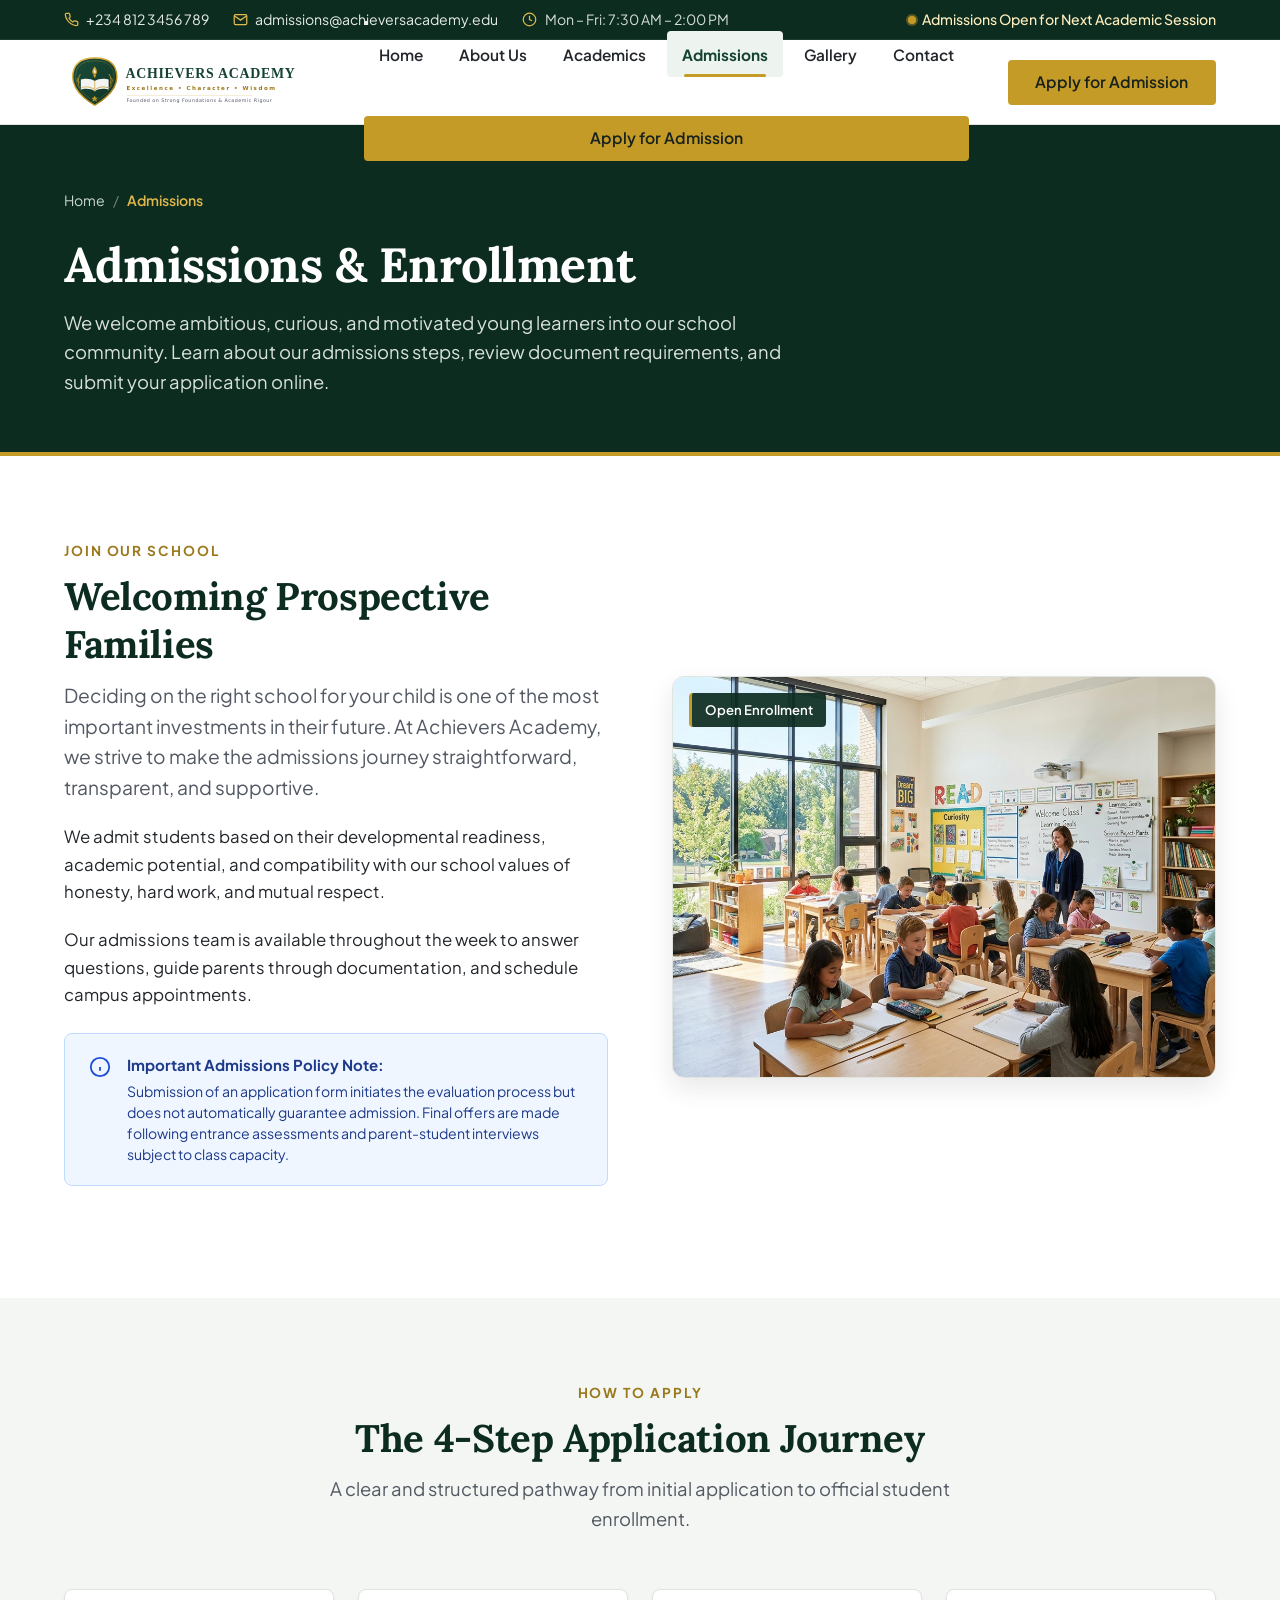
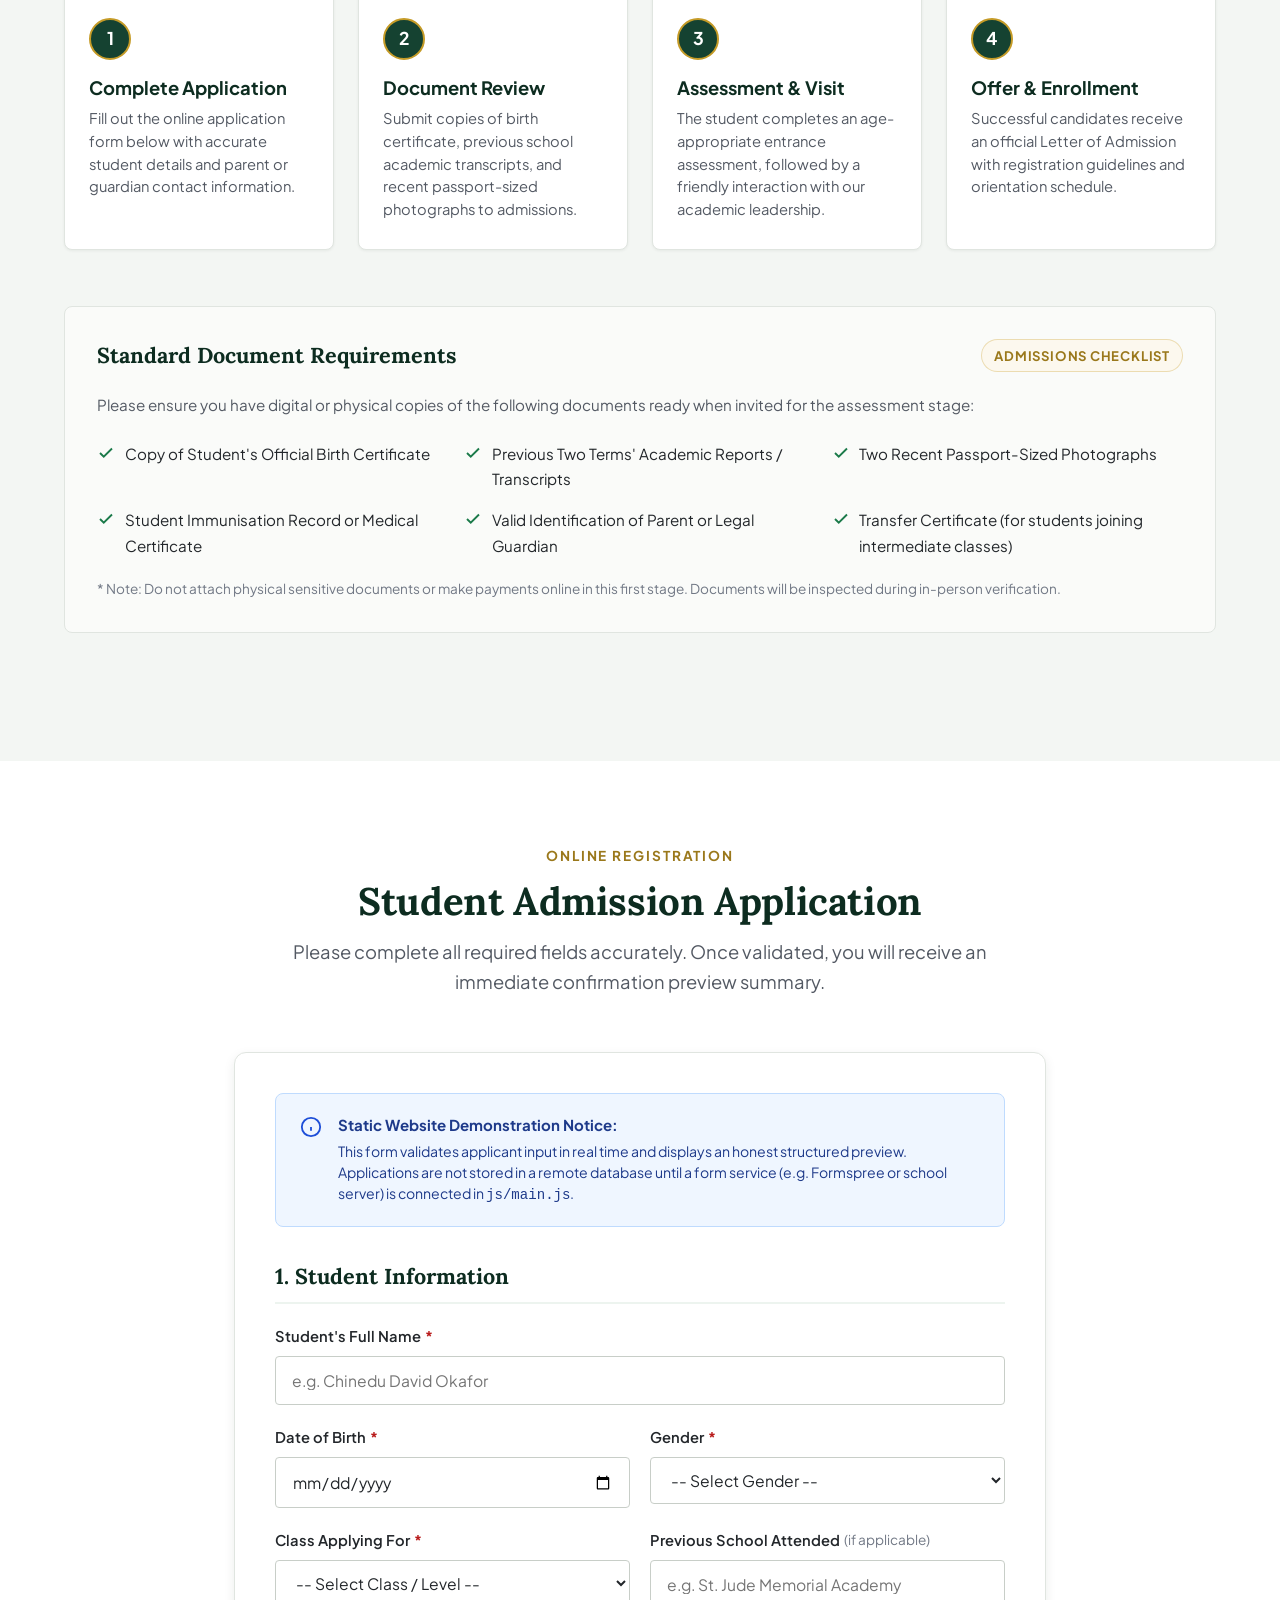
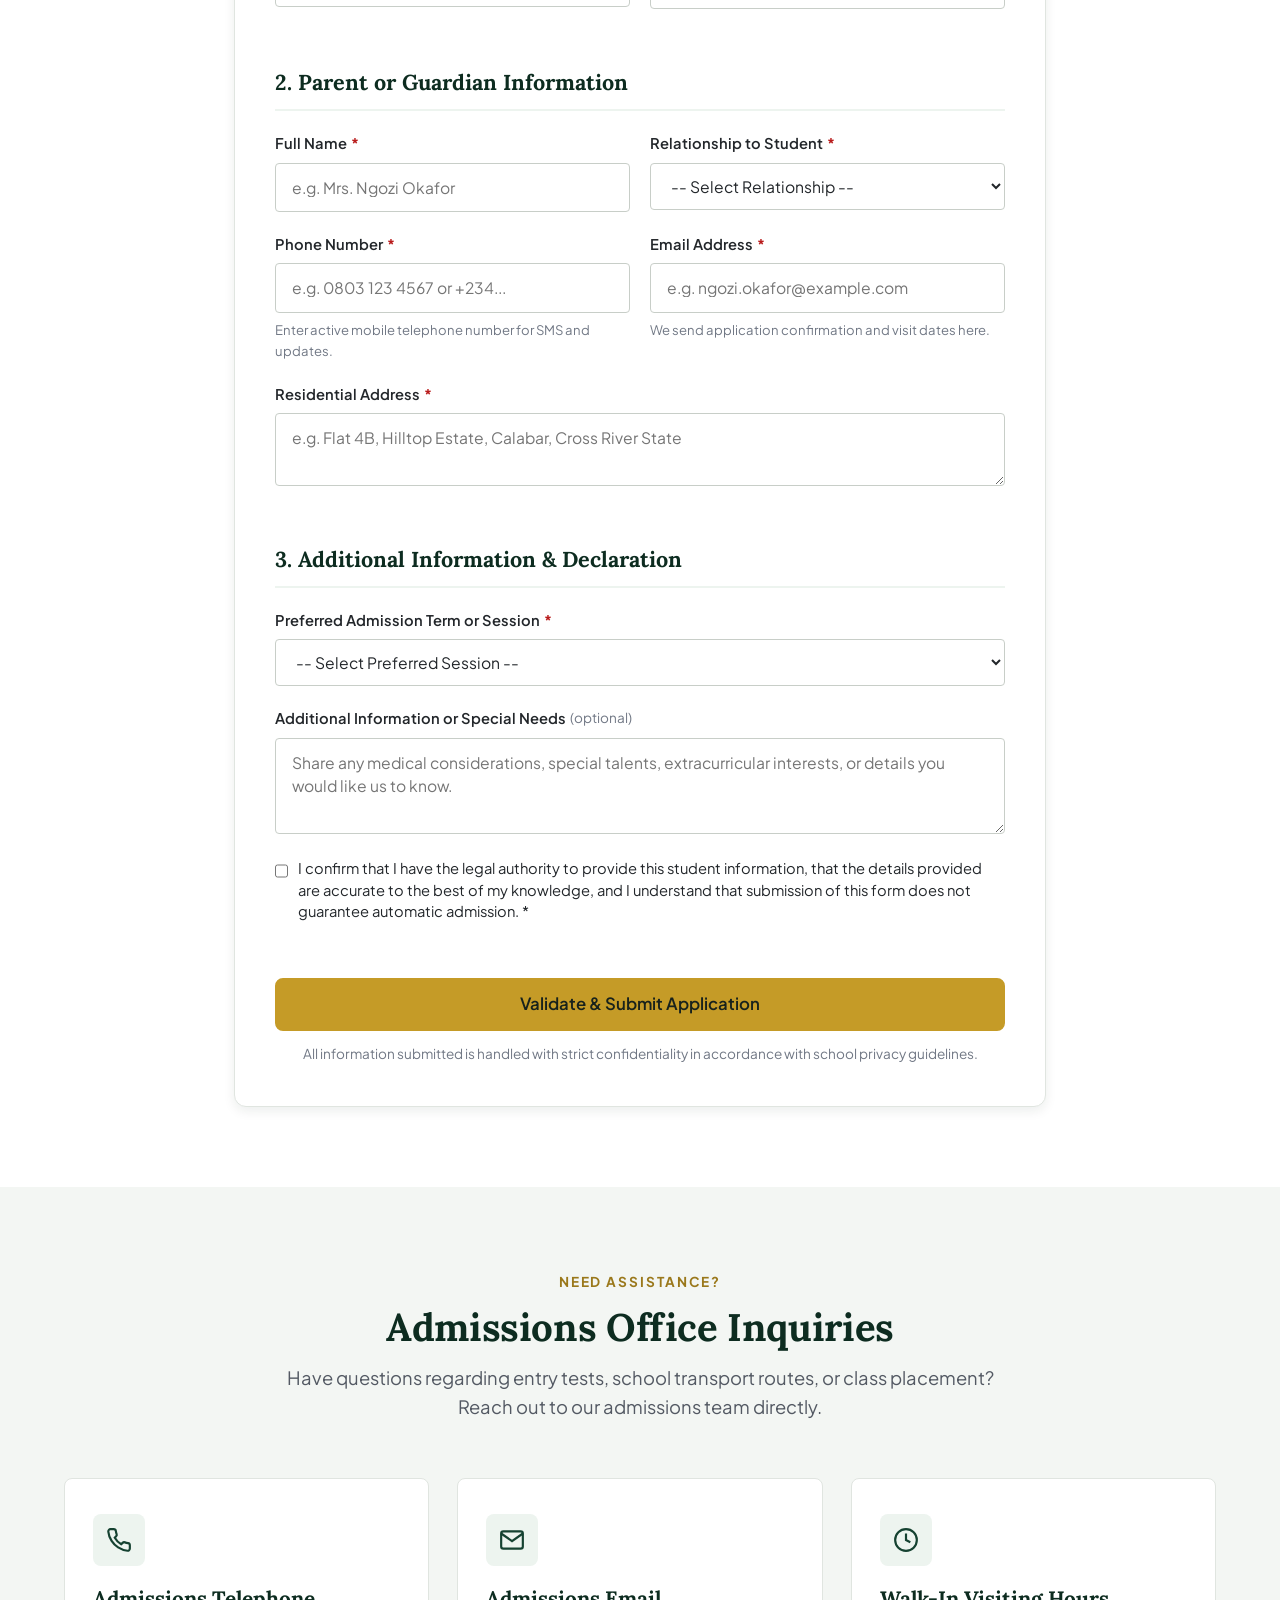
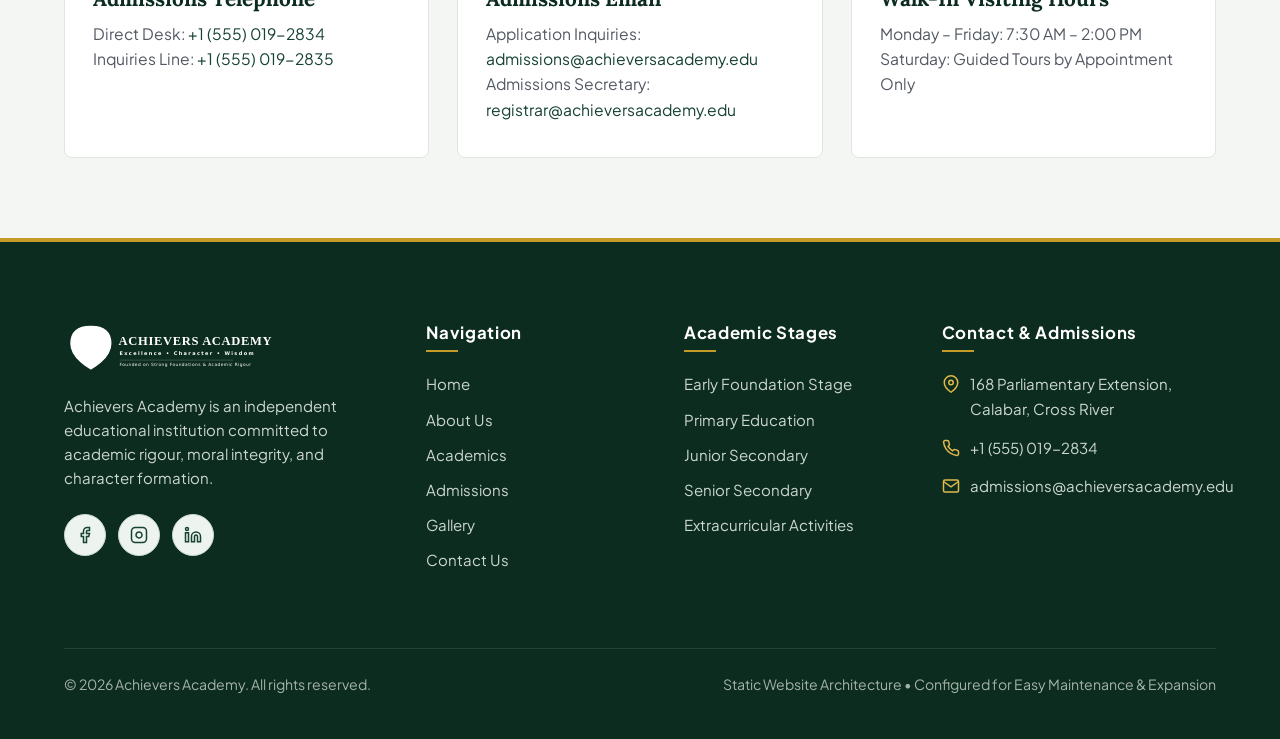
<file: admissions.html>
<!DOCTYPE html>
<html lang="en">

<head>
  <meta charset="UTF-8">
  <meta name="viewport" content="width=device-width, initial-scale=1.0">
  <title>Admissions &amp; Application | Achievers Academy</title>
  <meta name="description"
    content="Apply for admission to Achievers Academy. Learn about our admissions criteria, enrollment steps, requirements, and submit an online application.">
  <meta name="keywords"
    content="Achievers Academy admissions, school application form, enrol school Calabar, student admission">

  <!-- Open Graph Metadata -->
  <meta property="og:title" content="Admissions at Achievers Academy | Online Application">
  <meta property="og:description"
    content="Review our admissions process, entry requirements, and complete your application for the upcoming academic session.">
  <meta property="og:type" content="website">
  <meta property="og:image" content="images/hero-campus.jpg">

  <!-- Favicon -->
  <link rel="icon" type="image/svg+xml" href="images/favicon.svg">

  <!-- Google Fonts -->
  <link rel="preconnect" href="https://fonts.googleapis.com">
  <link rel="preconnect" href="https://fonts.gstatic.com" crossorigin>
  <link
    href="https://fonts.googleapis.com/css2?family=Lora:ital,wght@0,500;0,600;0,700;1,400&family=Plus+Jakarta+Sans:wght@400;500;600;700&display=swap"
    rel="stylesheet">

  <!-- Stylesheets -->
  <link rel="stylesheet" href="css/style.css">
  <link rel="stylesheet" href="css/responsive.css">
</head>

<body>

  <!-- Accessible Skip Link -->
  <a href="#main-content" class="skip-link">Skip to main content</a>

  <!-- Top Utility Bar -->
  <aside class="top-bar" aria-label="School Contact Information">
    <div class="container top-bar-inner">
      <div class="top-bar-info">
        <span class="top-bar-item">
          <svg viewBox="0 0 24 24" fill="none" stroke="currentColor" stroke-width="2" aria-hidden="true">
            <path
              d="M22 16.92v3a2 2 0 0 1-2.18 2 19.79 19.79 0 0 1-8.63-3.07 19.5 19.5 0 0 1-6-6 19.79 19.79 0 0 1-3.07-8.67A2 2 0 0 1 4.11 2h3a2 2 0 0 1 2 1.72 12.84 12.84 0 0 0 .7 2.81 2 2 0 0 1-.45 2.11L8.09 9.91a16 16 0 0 0 6 6l1.27-1.27a2 2 0 0 1 2.11-.45 12.84 12.84 0 0 0 2.81.7A2 2 0 0 1 22 16.92z">
            </path>
          </svg>
          <a href="tel:+15550192834">+234 812 3456 789</a>
        </span>
        <span class="top-bar-item">
          <svg viewBox="0 0 24 24" fill="none" stroke="currentColor" stroke-width="2" aria-hidden="true">
            <path d="M4 4h16c1.1 0 2 .9 2 2v12c0 1.1-.9 2-2 2H4c-1.1 0-2-.9-2-2V6c0-1.1.9-2 2-2z"></path>
            <polyline points="22,6 12,13 2,6"></polyline>
          </svg>
          <a href="mailto:admissions@achieversacademy.edu">admissions@achieversacademy.edu</a>
        </span>
        <span class="top-bar-item">
          <svg viewBox="0 0 24 24" fill="none" stroke="currentColor" stroke-width="2" aria-hidden="true">
            <circle cx="12" cy="12" r="10"></circle>
            <polyline points="12 6 12 12 16 14"></polyline>
          </svg>
          <span>Mon – Fri: 7:30 AM – 2:00 PM</span>
        </span>
      </div>
      <div class="top-bar-term">
        <span class="pulse-dot" aria-hidden="true"></span>
        <span>Admissions Open for Next Academic Session</span>
      </div>
    </div>
  </aside>

  <!-- Main Site Header -->
  <header class="site-header" role="banner">
    <div class="container header-inner">
      <a href="index.html" class="brand-link" aria-label="Achievers Academy Home">
        <img src="images/logo.svg" alt="Achievers Academy Crest" class="brand-logo" width="280" height="60">
      </a>

      <!-- Desktop Navigation Menu -->
      <nav id="site-nav" class="site-nav" role="navigation" aria-label="Primary Navigation">
        <button id="nav-close-btn" class="nav-mobile-close" aria-label="Close navigation menu">
          <svg viewBox="0 0 24 24" fill="none" stroke="currentColor" stroke-width="2" aria-hidden="true">
            <line x1="18" y1="6" x2="6" y2="18"></line>
            <line x1="6" y1="6" x2="18" y2="18"></line>
          </svg>
        </button>

        <ul class="nav-menu">
          <li class="nav-item"><a href="index.html" class="nav-link">Home</a></li>
          <li class="nav-item"><a href="about.html" class="nav-link">About Us</a></li>
          <li class="nav-item"><a href="academics.html" class="nav-link">Academics</a></li>
          <li class="nav-item"><a href="admissions.html" class="nav-link active">Admissions</a></li>
          <li class="nav-item"><a href="gallery.html" class="nav-link">Gallery</a></li>
          <li class="nav-item"><a href="contact.html" class="nav-link">Contact</a></li>
        </ul>

        <div style="margin-top: 2rem; display: block;" class="mobile-cta-wrap">
          <a href="#application-form-section" class="btn btn-primary btn-block">Apply for Admission</a>
        </div>
      </nav>

      <!-- Header Action & Mobile Toggle -->
      <div class="header-action">
        <a href="#application-form-section" class="btn btn-primary">Apply for Admission</a>
        <button id="nav-toggle-btn" class="nav-toggle" aria-label="Toggle navigation menu" aria-expanded="false"
          aria-controls="site-nav">
          <svg viewBox="0 0 24 24" fill="none" stroke="currentColor" stroke-width="2" aria-hidden="true">
            <line x1="3" y1="12" x2="21" y2="12"></line>
            <line x1="3" y1="6" x2="21" y2="6"></line>
            <line x1="3" y1="18" x2="21" y2="18"></line>
          </svg>
        </button>
      </div>
    </div>
  </header>

  <!-- Mobile Backdrop -->
  <div id="nav-backdrop" class="nav-backdrop" aria-hidden="true"></div>

  <!-- Page Banner -->
  <header class="page-banner" aria-label="Page Title">
    <div class="container">
      <nav class="breadcrumb-nav" aria-label="Breadcrumb">
        <ol class="breadcrumb-list">
          <li class="breadcrumb-item"><a href="index.html">Home</a></li>
          <li class="breadcrumb-separator" aria-hidden="true">/</li>
          <li class="breadcrumb-item active" aria-current="page">Admissions</li>
        </ol>
      </nav>
      <h1 class="page-banner-title">Admissions &amp; Enrollment</h1>
      <p class="page-banner-lead">
        We welcome ambitious, curious, and motivated young learners into our school community. Learn about our
        admissions steps, review document requirements, and submit your application online.
      </p>
    </div>
  </header>

  <!-- Main Content -->
  <main id="main-content">

    <!-- Section: Welcome & Admissions Overview -->
    <section class="section" aria-labelledby="admissions-intro-heading">
      <div class="container">
        <div class="split-layout">
          <div>
            <span class="section-eyebrow">Join Our School</span>
            <h2 id="admissions-intro-heading">Welcoming Prospective Families</h2>
            <p class="lead">
              Deciding on the right school for your child is one of the most important investments in their future. At
              Achievers Academy, we strive to make the admissions journey straightforward, transparent, and supportive.
            </p>
            <p>
              We admit students based on their developmental readiness, academic potential, and compatibility with our
              school values of honesty, hard work, and mutual respect.
            </p>
            <p>
              Our admissions team is available throughout the week to answer questions, guide parents through
              documentation, and schedule campus appointments.
            </p>

            <div class="notice-box notice-box-info" style="margin-top: 1.5rem;">
              <svg viewBox="0 0 24 24" fill="none" stroke="currentColor" stroke-width="2" aria-hidden="true">
                <circle cx="12" cy="12" r="10"></circle>
                <line x1="12" y1="16" x2="12" y2="12"></line>
                <line x1="12" y1="8" x2="12.01" y2="8"></line>
              </svg>
              <div>
                <strong>Important Admissions Policy Note:</strong>
                <p style="margin: 0.25rem 0 0; font-size: 0.88rem;">
                  Submission of an application form initiates the evaluation process but does not automatically
                  guarantee admission. Final offers are made following entrance assessments and parent-student
                  interviews subject to class capacity.
                </p>
              </div>
            </div>
          </div>

          <div class="media-card">
            <img src="images/gallery/classroom-learning.jpg"
              alt="Students engaged in learning activities in an academic setting" width="600" height="400"
              loading="lazy">
            <div class="media-badge">Open Enrollment</div>
          </div>
        </div>
      </div>
    </section>

    <!-- Section: Step-by-Step Application Process -->
    <section class="section section-neutral" aria-labelledby="steps-heading">
      <div class="container">
        <div class="section-header text-center">
          <span class="section-eyebrow">How to Apply</span>
          <h2 id="steps-heading">The 4-Step Application Journey</h2>
          <p class="section-desc">
            A clear and structured pathway from initial application to official student enrollment.
          </p>
        </div>

        <div class="process-steps">
          <!-- Step 1 -->
          <div class="step-item">
            <div class="step-number" aria-hidden="true">1</div>
            <h4>Complete Application</h4>
            <p>
              Fill out the online application form below with accurate student details and parent or guardian contact
              information.
            </p>
          </div>

          <!-- Step 2 -->
          <div class="step-item">
            <div class="step-number" aria-hidden="true">2</div>
            <h4>Document Review</h4>
            <p>
              Submit copies of birth certificate, previous school academic transcripts, and recent passport-sized
              photographs to admissions.
            </p>
          </div>

          <!-- Step 3 -->
          <div class="step-item">
            <div class="step-number" aria-hidden="true">3</div>
            <h4>Assessment &amp; Visit</h4>
            <p>
              The student completes an age-appropriate entrance assessment, followed by a friendly interaction with our
              academic leadership.
            </p>
          </div>

          <!-- Step 4 -->
          <div class="step-item">
            <div class="step-number" aria-hidden="true">4</div>
            <h4>Offer &amp; Enrollment</h4>
            <p>
              Successful candidates receive an official Letter of Admission with registration guidelines and orientation
              schedule.
            </p>
          </div>
        </div>

        <!-- Requirements Checklist Box -->
        <div class="requirements-card">
          <div
            style="display: flex; align-items: center; justify-content: space-between; flex-wrap: wrap; gap: 1rem; margin-bottom: 1.25rem;">
            <h3 style="margin: 0;">Standard Document Requirements</h3>
            <span class="badge badge-gold">Admissions Checklist</span>
          </div>
          <p style="color: var(--color-text-muted); font-size: 0.95rem; margin-bottom: 1.5rem;">
            Please ensure you have digital or physical copies of the following documents ready when invited for the
            assessment stage:
          </p>
          <div class="checklist-grid">
            <div class="checklist-item">
              <svg viewBox="0 0 24 24" fill="none" stroke="currentColor" stroke-width="2.5" aria-hidden="true">
                <polyline points="20 6 9 17 4 12"></polyline>
              </svg>
              <span>Copy of Student's Official Birth Certificate</span>
            </div>
            <div class="checklist-item">
              <svg viewBox="0 0 24 24" fill="none" stroke="currentColor" stroke-width="2.5" aria-hidden="true">
                <polyline points="20 6 9 17 4 12"></polyline>
              </svg>
              <span>Previous Two Terms' Academic Reports / Transcripts</span>
            </div>
            <div class="checklist-item">
              <svg viewBox="0 0 24 24" fill="none" stroke="currentColor" stroke-width="2.5" aria-hidden="true">
                <polyline points="20 6 9 17 4 12"></polyline>
              </svg>
              <span>Two Recent Passport-Sized Photographs</span>
            </div>
            <div class="checklist-item">
              <svg viewBox="0 0 24 24" fill="none" stroke="currentColor" stroke-width="2.5" aria-hidden="true">
                <polyline points="20 6 9 17 4 12"></polyline>
              </svg>
              <span>Student Immunisation Record or Medical Certificate</span>
            </div>
            <div class="checklist-item">
              <svg viewBox="0 0 24 24" fill="none" stroke="currentColor" stroke-width="2.5" aria-hidden="true">
                <polyline points="20 6 9 17 4 12"></polyline>
              </svg>
              <span>Valid Identification of Parent or Legal Guardian</span>
            </div>
            <div class="checklist-item">
              <svg viewBox="0 0 24 24" fill="none" stroke="currentColor" stroke-width="2.5" aria-hidden="true">
                <polyline points="20 6 9 17 4 12"></polyline>
              </svg>
              <span>Transfer Certificate (for students joining intermediate classes)</span>
            </div>
          </div>
          <p style="margin-top: 1.25rem; margin-bottom: 0; font-size: 0.85rem; color: var(--color-text-light);">
            * Note: Do not attach physical sensitive documents or make payments online in this first stage. Documents
            will be inspected during in-person verification.
          </p>
        </div>
      </div>
    </section>

    <!-- Section: Prominent Online Application Form -->
    <section class="section" id="application-form-section" aria-labelledby="application-heading">
      <div class="container container-narrow">
        <div class="section-header text-center">
          <span class="section-eyebrow">Online Registration</span>
          <h2 id="application-heading">Student Admission Application</h2>
          <p class="section-desc">
            Please complete all required fields accurately. Once validated, you will receive an immediate confirmation
            preview summary.
          </p>
        </div>

        <!-- Form Card Container -->
        <div class="form-card">
          <!-- Status notice about static demonstration preview -->
          <div class="notice-box notice-box-info" style="margin-bottom: 2rem;">
            <svg viewBox="0 0 24 24" fill="none" stroke="currentColor" stroke-width="2" aria-hidden="true">
              <circle cx="12" cy="12" r="10"></circle>
              <line x1="12" y1="16" x2="12" y2="12"></line>
              <line x1="12" y1="8" x2="12.01" y2="8"></line>
            </svg>
            <div>
              <strong>Static Website Demonstration Notice:</strong>
              <p style="margin: 0.25rem 0 0; font-size: 0.88rem;">
                This form validates applicant input in real time and displays an honest structured preview. Applications
                are not stored in a remote database until a form service (e.g. Formspree or school server) is connected
                in <code>js/main.js</code>.
              </p>
            </div>
          </div>

          <form id="admissions-form" novalidate aria-label="Student Admission Application Form">

            <!-- Fieldset 1: Student Information -->
            <fieldset class="form-fieldset">
              <legend class="form-legend">1. Student Information</legend>

              <div class="form-group">
                <label for="student-name" class="form-label">
                  Student's Full Name <span class="required-mark" aria-hidden="true">*</span>
                </label>
                <input type="text" id="student-name" name="student_name" class="form-input"
                  placeholder="e.g. Chinedu David Okafor" required autocomplete="name">
                <span id="student-name-error" class="form-error-msg" role="alert"></span>
              </div>

              <div class="form-grid-2">
                <div class="form-group">
                  <label for="student-dob" class="form-label">
                    Date of Birth <span class="required-mark" aria-hidden="true">*</span>
                  </label>
                  <input type="date" id="student-dob" name="student_dob" class="form-input" required>
                  <span id="student-dob-error" class="form-error-msg" role="alert"></span>
                </div>

                <div class="form-group">
                  <label for="student-gender" class="form-label">
                    Gender <span class="required-mark" aria-hidden="true">*</span>
                  </label>
                  <select id="student-gender" name="student_gender" class="form-select" required>
                    <option value="">-- Select Gender --</option>
                    <option value="Male">Male</option>
                    <option value="Female">Female</option>
                    <option value="Prefer not to say">Prefer not to say</option>
                  </select>
                  <span id="student-gender-error" class="form-error-msg" role="alert"></span>
                </div>
              </div>

              <div class="form-grid-2">
                <div class="form-group">
                  <label for="student-class" class="form-label">
                    Class Applying For <span class="required-mark" aria-hidden="true">*</span>
                  </label>
                  <select id="student-class" name="student_class" class="form-select" required>
                    <option value="">-- Select Class / Level --</option>
                    <optgroup label="Early Foundation">
                      <option value="Nursery 1">Nursery 1</option>
                      <option value="Nursery 2">Nursery 2</option>
                      <option value="Reception / Kindergarten">Reception / Kindergarten</option>
                    </optgroup>
                    <optgroup label="Primary School">
                      <option value="Basic 1 (Grade 1)">Basic 1 (Grade 1)</option>
                      <option value="Basic 2 (Grade 2)">Basic 2 (Grade 2)</option>
                      <option value="Basic 3 (Grade 3)">Basic 3 (Grade 3)</option>
                      <option value="Basic 4 (Grade 4)">Basic 4 (Grade 4)</option>
                      <option value="Basic 5 (Grade 5)">Basic 5 (Grade 5)</option>
                      <option value="Basic 6 (Grade 6)">Basic 6 (Grade 6)</option>
                    </optgroup>
                    <optgroup label="Junior Secondary">
                      <option value="JSS 1 (Grade 7)">JSS 1 (Grade 7)</option>
                      <option value="JSS 2 (Grade 8)">JSS 2 (Grade 8)</option>
                      <option value="JSS 3 (Grade 9)">JSS 3 (Grade 9)</option>
                    </optgroup>
                    <optgroup label="Senior Secondary">
                      <option value="SSS 1 (Grade 10)">SSS 1 (Grade 10)</option>
                      <option value="SSS 2 (Grade 11)">SSS 2 (Grade 11)</option>
                    </optgroup>
                  </select>
                  <span id="student-class-error" class="form-error-msg" role="alert"></span>
                </div>

                <div class="form-group">
                  <label for="previous-school" class="form-label">
                    Previous School Attended <span
                      style="font-weight: 400; font-size: 0.85rem; color: var(--color-text-light);">(if
                      applicable)</span>
                  </label>
                  <input type="text" id="previous-school" name="previous_school" class="form-input"
                    placeholder="e.g. St. Jude Memorial Academy">
                </div>
              </div>
            </fieldset>

            <!-- Fieldset 2: Parent or Guardian Information -->
            <fieldset class="form-fieldset">
              <legend class="form-legend">2. Parent or Guardian Information</legend>

              <div class="form-grid-2">
                <div class="form-group">
                  <label for="parent-name" class="form-label">
                    Full Name <span class="required-mark" aria-hidden="true">*</span>
                  </label>
                  <input type="text" id="parent-name" name="parent_name" class="form-input"
                    placeholder="e.g. Mrs. Ngozi Okafor" required autocomplete="name">
                  <span id="parent-name-error" class="form-error-msg" role="alert"></span>
                </div>

                <div class="form-group">
                  <label for="parent-relationship" class="form-label">
                    Relationship to Student <span class="required-mark" aria-hidden="true">*</span>
                  </label>
                  <select id="parent-relationship" name="parent_relationship" class="form-select" required>
                    <option value="">-- Select Relationship --</option>
                    <option value="Mother">Mother</option>
                    <option value="Father">Father</option>
                    <option value="Legal Guardian">Legal Guardian</option>
                    <option value="Other Relative">Other Relative</option>
                  </select>
                  <span id="parent-relationship-error" class="form-error-msg" role="alert"></span>
                </div>
              </div>

              <div class="form-grid-2">
                <div class="form-group">
                  <label for="parent-phone" class="form-label">
                    Phone Number <span class="required-mark" aria-hidden="true">*</span>
                  </label>
                  <input type="tel" id="parent-phone" name="parent_phone" class="form-input"
                    placeholder="e.g. 0803 123 4567 or +234..." required autocomplete="tel">
                  <span class="form-help-text">Enter active mobile telephone number for SMS and updates.</span>
                  <span id="parent-phone-error" class="form-error-msg" role="alert"></span>
                </div>

                <div class="form-group">
                  <label for="parent-email" class="form-label">
                    Email Address <span class="required-mark" aria-hidden="true">*</span>
                  </label>
                  <input type="email" id="parent-email" name="parent_email" class="form-input"
                    placeholder="e.g. ngozi.okafor@example.com" required autocomplete="email">
                  <span class="form-help-text">We send application confirmation and visit dates here.</span>
                  <span id="parent-email-error" class="form-error-msg" role="alert"></span>
                </div>
              </div>

              <div class="form-group">
                <label for="parent-address" class="form-label">
                  Residential Address <span class="required-mark" aria-hidden="true">*</span>
                </label>
                <textarea id="parent-address" name="parent_address" rows="2" class="form-textarea"
                  placeholder="e.g. Flat 4B, Hilltop Estate, Calabar, Cross River State" required
                  autocomplete="street-address"></textarea>
                <span id="parent-address-error" class="form-error-msg" role="alert"></span>
              </div>
            </fieldset>

            <!-- Fieldset 3: Additional Details & Consent -->
            <fieldset class="form-fieldset">
              <legend class="form-legend">3. Additional Information &amp; Declaration</legend>

              <div class="form-group">
                <label for="admission-term" class="form-label">
                  Preferred Admission Term or Session <span class="required-mark" aria-hidden="true">*</span>
                </label>
                <select id="admission-term" name="admission_term" class="form-select" required>
                  <option value="">-- Select Preferred Session --</option>
                  <option value="First Term (September 2026)">First Term (September 2026)</option>
                  <option value="Second Term (January 2027)">Second Term (January 2027)</option>
                  <option value="Third Term (April 2027)">Third Term (April 2027)</option>
                  <option value="Immediate Transfer (Current Term)">Immediate Transfer (Current Term)</option>
                </select>
                <span id="admission-term-error" class="form-error-msg" role="alert"></span>
              </div>

              <div class="form-group">
                <label for="student-notes" class="form-label">
                  Additional Information or Special Needs <span
                    style="font-weight: 400; font-size: 0.85rem; color: var(--color-text-light);">(optional)</span>
                </label>
                <textarea id="student-notes" name="student_notes" rows="3" class="form-textarea"
                  placeholder="Share any medical considerations, special talents, extracurricular interests, or details you would like us to know."></textarea>
              </div>

              <!-- Consent Checkbox -->
              <div class="form-group" style="margin-top: 1.5rem;">
                <label class="form-checkbox-label" for="consent-check">
                  <input type="checkbox" id="consent-check" name="consent_check" required>
                  <span>
                    I confirm that I have the legal authority to provide this student information, that the details
                    provided are accurate to the best of my knowledge, and I understand that submission of this form
                    does not guarantee automatic admission. <span class="required-mark" aria-hidden="true">*</span>
                  </span>
                </label>
                <span id="consent-check-error" class="form-error-msg" role="alert"></span>
              </div>
            </fieldset>

            <!-- Submit Button & Processing Status -->
            <div style="margin-top: 2rem;">
              <button type="submit" id="admissions-submit-btn" class="btn btn-primary btn-lg btn-block">
                Validate &amp; Submit Application
              </button>
              <p
                style="text-align: center; font-size: 0.85rem; color: var(--color-text-light); margin-top: 0.75rem; margin-bottom: 0;">
                All information submitted is handled with strict confidentiality in accordance with school privacy
                guidelines.
              </p>
            </div>

          </form>
        </div>
      </div>
    </section>

    <!-- Section: Admissions Desk Contact Information -->
    <section class="section section-neutral" aria-labelledby="admissions-contact-heading">
      <div class="container">
        <div class="section-header text-center">
          <span class="section-eyebrow">Need Assistance?</span>
          <h2 id="admissions-contact-heading">Admissions Office Inquiries</h2>
          <p class="section-desc">
            Have questions regarding entry tests, school transport routes, or class placement? Reach out to our
            admissions team directly.
          </p>
        </div>

        <div class="pillars-grid">
          <div class="pillar-card">
            <div class="pillar-icon-box">
              <svg viewBox="0 0 24 24" fill="none" stroke="currentColor" stroke-width="2" aria-hidden="true">
                <path
                  d="M22 16.92v3a2 2 0 0 1-2.18 2 19.79 19.79 0 0 1-8.63-3.07 19.5 19.5 0 0 1-6-6 19.79 19.79 0 0 1-3.07-8.67A2 2 0 0 1 4.11 2h3a2 2 0 0 1 2 1.72 12.84 12.84 0 0 0 .7 2.81 2 2 0 0 1-.45 2.11L8.09 9.91a16 16 0 0 0 6 6l1.27-1.27a2 2 0 0 1 2.11-.45 12.84 12.84 0 0 0 2.81.7A2 2 0 0 1 22 16.92z">
                </path>
              </svg>
            </div>
            <h3 class="pillar-title">Admissions Telephone</h3>
            <p class="pillar-text">
              Direct Desk: <a href="tel:+15550192834">+1 (555) 019-2834</a><br>
              Inquiries Line: <a href="tel:+15550192835">+1 (555) 019-2835</a>
            </p>
          </div>

          <div class="pillar-card">
            <div class="pillar-icon-box">
              <svg viewBox="0 0 24 24" fill="none" stroke="currentColor" stroke-width="2" aria-hidden="true">
                <path d="M4 4h16c1.1 0 2 .9 2 2v12c0 1.1-.9 2-2 2H4c-1.1 0-2-.9-2-2V6c0-1.1.9-2 2-2z"></path>
                <polyline points="22,6 12,13 2,6"></polyline>
              </svg>
            </div>
            <h3 class="pillar-title">Admissions Email</h3>
            <p class="pillar-text">
              Application Inquiries: <a
                href="mailto:admissions@achieversacademy.edu">admissions@achieversacademy.edu</a><br>
              Admissions Secretary: <a href="mailto:registrar@achieversacademy.edu">registrar@achieversacademy.edu</a>
            </p>
          </div>

          <div class="pillar-card">
            <div class="pillar-icon-box">
              <svg viewBox="0 0 24 24" fill="none" stroke="currentColor" stroke-width="2" aria-hidden="true">
                <circle cx="12" cy="12" r="10"></circle>
                <polyline points="12 6 12 12 16 14"></polyline>
              </svg>
            </div>
            <h3 class="pillar-title">Walk-In Visiting Hours</h3>
            <p class="pillar-text">
              Monday – Friday: 7:30 AM – 2:00 PM<br>
              Saturday: Guided Tours by Appointment Only
            </p>
          </div>
        </div>
      </div>
    </section>

  </main>

  <!-- Transparent Submission Modal (Preview Dialog) -->
  <div id="submission-modal" class="modal-backdrop" role="dialog" aria-modal="true" aria-labelledby="modal-title"
    aria-hidden="true">
    <div class="modal-dialog">
      <div class="modal-header">
        <h3 id="modal-title">Application Validation Preview</h3>
        <button type="button" class="modal-close-btn" data-dismiss="modal" aria-label="Close dialog">
          <svg viewBox="0 0 24 24" fill="none" stroke="currentColor" stroke-width="2" aria-hidden="true">
            <line x1="18" y1="6" x2="6" y2="18"></line>
            <line x1="6" y1="6" x2="18" y2="18"></line>
          </svg>
        </button>
      </div>
      <div id="modal-body-content" class="modal-body">
        <!-- Dynamically injected by js/forms.js -->
      </div>
      <div class="modal-footer">
        <button type="button" class="btn btn-outline-forest" onclick="window.print();">Print / Save Summary</button>
        <button type="button" class="btn btn-forest" data-dismiss="modal">Close Preview</button>
      </div>
    </div>
  </div>

  <!-- Site Footer -->
  <footer class="site-footer" role="contentinfo">
    <div class="container">
      <div class="footer-grid">
        <div class="footer-col">
          <img src="images/logo.svg" alt="Achievers Academy Crest" class="footer-brand-logo" width="240" height="52">
          <p class="footer-desc">
            Achievers Academy is an independent educational institution committed to academic rigour, moral integrity,
            and character formation.
          </p>
          <div class="social-links-row">
            <a href="#" class="social-btn" aria-label="Achievers Academy on Facebook">
              <svg viewBox="0 0 24 24" fill="none" stroke="currentColor" stroke-width="2" aria-hidden="true">
                <path d="M18 2h-3a5 5 0 0 0-5 5v3H7v4h3v8h4v-8h3l1-4h-4V7a1 1 0 0 1 1-1h3z"></path>
              </svg>
            </a>
            <a href="#" class="social-btn" aria-label="Achievers Academy on Instagram">
              <svg viewBox="0 0 24 24" fill="none" stroke="currentColor" stroke-width="2" aria-hidden="true">
                <rect x="2" y="2" width="20" height="20" rx="5" ry="5"></rect>
                <path d="M16 11.37A4 4 0 1 1 12.63 8 4 4 0 0 1 16 11.37z"></path>
                <line x1="17.5" y1="6.5" x2="17.51" y2="6.5"></line>
              </svg>
            </a>
            <a href="#" class="social-btn" aria-label="Achievers Academy on LinkedIn">
              <svg viewBox="0 0 24 24" fill="none" stroke="currentColor" stroke-width="2" aria-hidden="true">
                <path d="M16 8a6 6 0 0 1 6 6v7h-4v-7a2 2 0 0 0-2-2 2 2 0 0 0-2 2v7h-4v-7a6 6 0 0 1 6-6z"></path>
                <rect x="2" y="9" width="4" height="12"></rect>
                <circle cx="4" cy="4" r="2"></circle>
              </svg>
            </a>
          </div>
        </div>

        <div class="footer-col">
          <h4>Navigation</h4>
          <ul class="footer-links">
            <li><a href="index.html">Home</a></li>
            <li><a href="about.html">About Us</a></li>
            <li><a href="academics.html">Academics</a></li>
            <li><a href="admissions.html">Admissions</a></li>
            <li><a href="gallery.html">Gallery</a></li>
            <li><a href="contact.html">Contact Us</a></li>
          </ul>
        </div>

        <div class="footer-col">
          <h4>Academic Stages</h4>
          <ul class="footer-links">
            <li><a href="academics.html#early-years">Early Foundation Stage</a></li>
            <li><a href="academics.html#primary">Primary Education</a></li>
            <li><a href="academics.html#junior-secondary">Junior Secondary</a></li>
            <li><a href="academics.html#senior-secondary">Senior Secondary</a></li>
            <li><a href="academics.html#extracurricular">Extracurricular Activities</a></li>
          </ul>
        </div>

        <div class="footer-col">
          <h4>Contact &amp; Admissions</h4>
          <ul class="footer-contact-list">
            <li class="footer-contact-item">
              <svg viewBox="0 0 24 24" fill="none" stroke="currentColor" stroke-width="2" aria-hidden="true">
                <path d="M21 10c0 7-9 13-9 13s-9-6-9-13a9 9 0 0 1 18 0z"></path>
                <circle cx="12" cy="10" r="3"></circle>
              </svg>
              <span>168 Parliamentary Extension, Calabar, Cross River</span>
            </li>
            <li class="footer-contact-item">
              <svg viewBox="0 0 24 24" fill="none" stroke="currentColor" stroke-width="2" aria-hidden="true">
                <path
                  d="M22 16.92v3a2 2 0 0 1-2.18 2 19.79 19.79 0 0 1-8.63-3.07 19.5 19.5 0 0 1-6-6 19.79 19.79 0 0 1-3.07-8.67A2 2 0 0 1 4.11 2h3a2 2 0 0 1 2 1.72 12.84 12.84 0 0 0 .7 2.81 2 2 0 0 1-.45 2.11L8.09 9.91a16 16 0 0 0 6 6l1.27-1.27a2 2 0 0 1 2.11-.45 12.84 12.84 0 0 0 2.81.7A2 2 0 0 1 22 16.92z">
                </path>
              </svg>
              <a href="tel:+15550192834">+1 (555) 019-2834</a>
            </li>
            <li class="footer-contact-item">
              <svg viewBox="0 0 24 24" fill="none" stroke="currentColor" stroke-width="2" aria-hidden="true">
                <path d="M4 4h16c1.1 0 2 .9 2 2v12c0 1.1-.9 2-2 2H4c-1.1 0-2-.9-2-2V6c0-1.1.9-2 2-2z"></path>
                <polyline points="22,6 12,13 2,6"></polyline>
              </svg>
              <a href="mailto:admissions@achieversacademy.edu">admissions@achieversacademy.edu</a>
            </li>
          </ul>
        </div>
      </div>

      <div class="footer-bottom">
        <div class="footer-bottom-inner">
          <p>&copy; <span class="current-year">2026</span> Achievers Academy. All rights reserved.</p>
          <p>Static Website Architecture • Configured for Easy Maintenance &amp; Expansion</p>
        </div>
      </div>
    </div>
  </footer>

  <!-- Back to Top Control -->
  <button id="back-to-top" class="back-to-top" aria-label="Back to top of page">
    <svg viewBox="0 0 24 24" fill="none" stroke="currentColor" stroke-width="2.5" aria-hidden="true">
      <polyline points="18 15 12 9 6 15"></polyline>
    </svg>
  </button>

  <!-- Scripts -->
  <script src="js/main.js"></script>
  <script src="js/forms.js"></script>
</body>

</html>
</file>
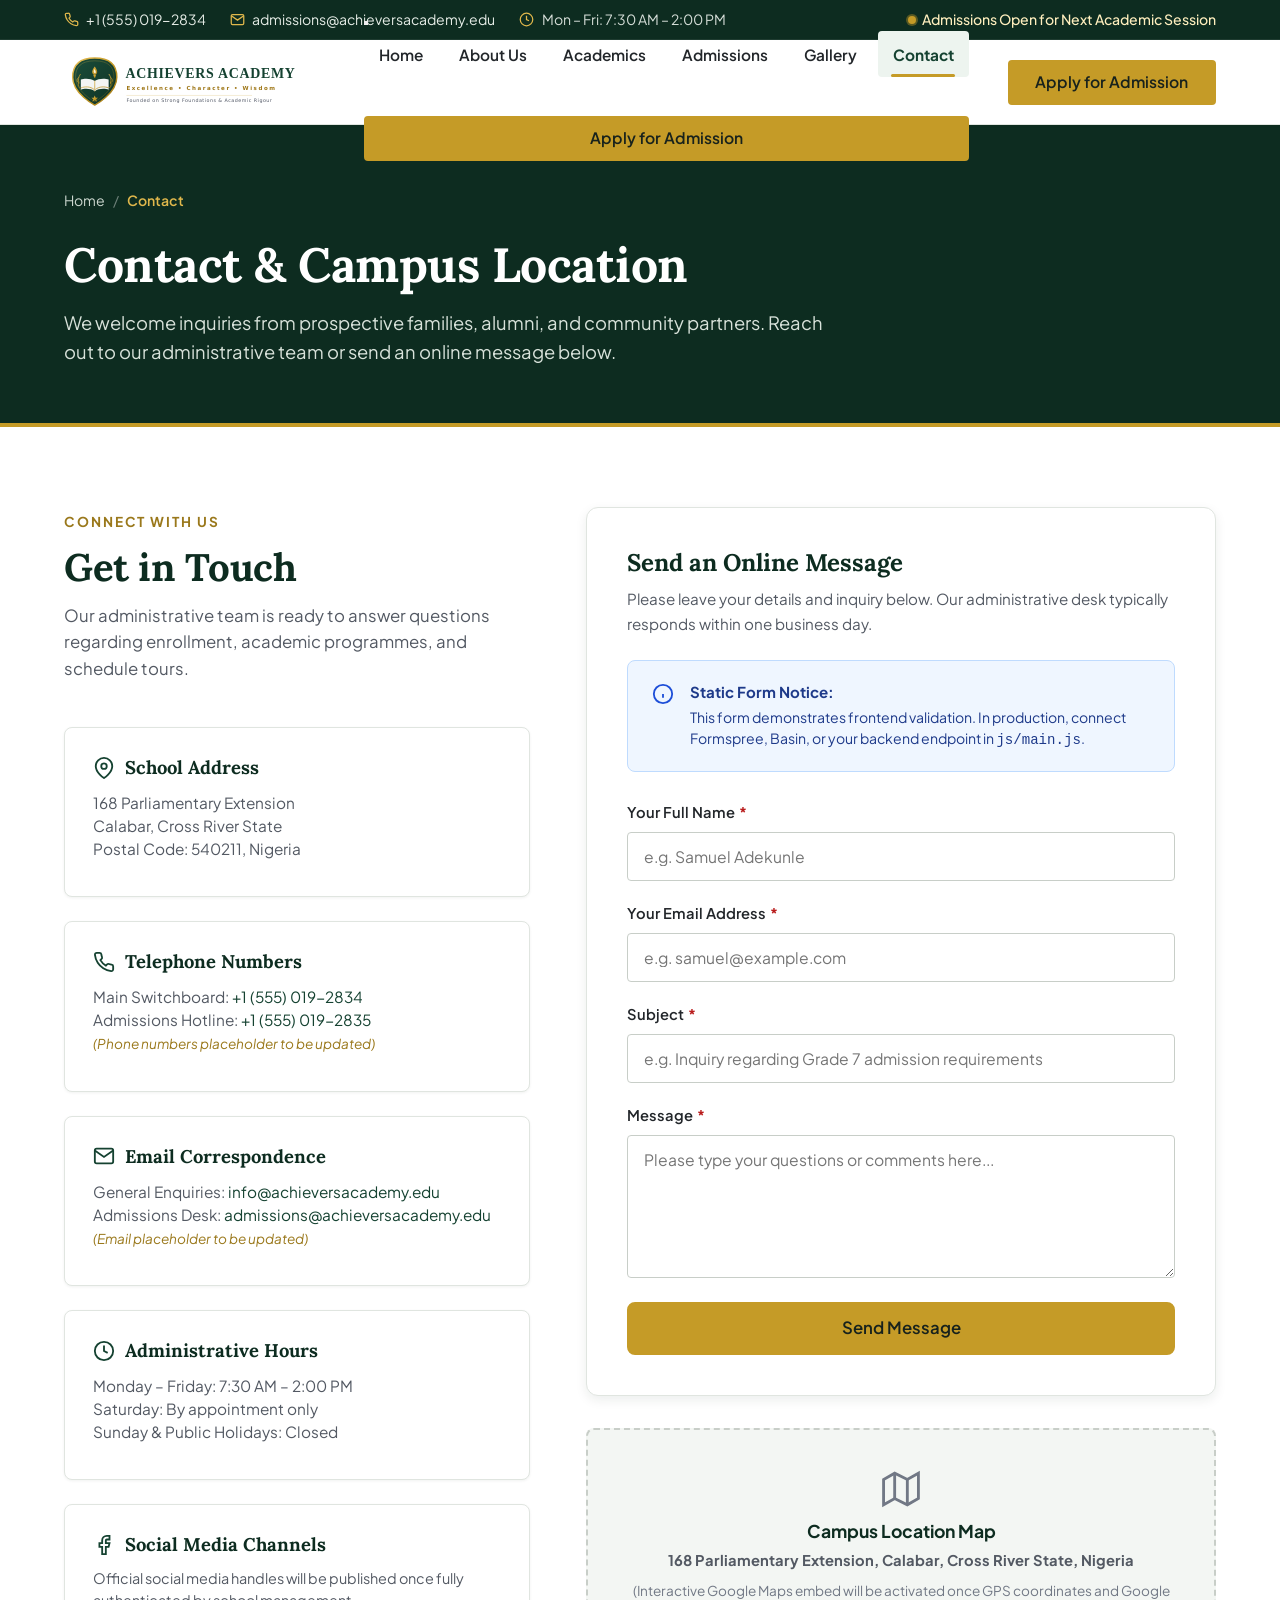
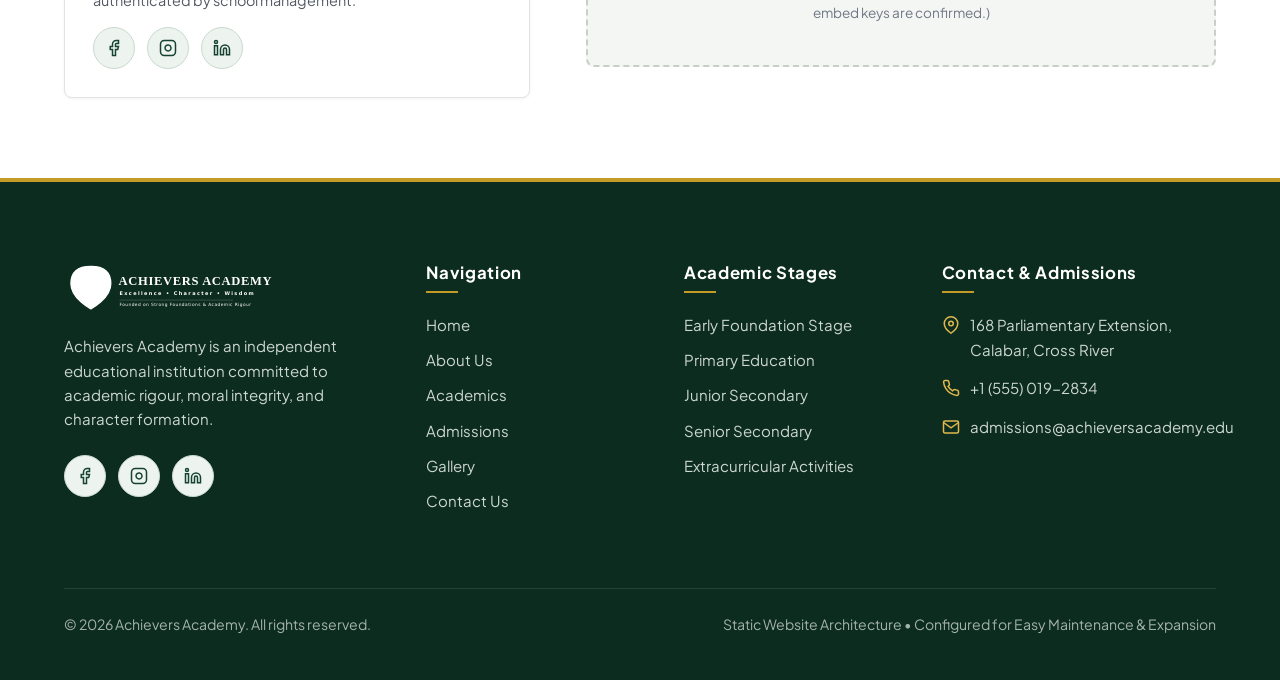
<file: contact.html>
<!DOCTYPE html>
<html lang="en">
<head>
  <meta charset="UTF-8">
  <meta name="viewport" content="width=device-width, initial-scale=1.0">
  <title>Contact Us | Achievers Academy</title>
  <meta name="description" content="Contact Achievers Academy in Calabar, Nigeria. Find our phone numbers, email addresses, visiting hours, location, and send an online inquiry.">
  <meta name="keywords" content="Contact Achievers Academy, school phone, email, visiting hours, Calabar, Nigeria">

  <!-- Open Graph Metadata -->
  <meta property="og:title" content="Contact Achievers Academy | Admissions &amp; Enquiries">
  <meta property="og:description" content="Get in touch with our admissions and administrative office. We look forward to assisting your family.">
  <meta property="og:type" content="website">
  <meta property="og:image" content="images/hero-campus.jpg">

  <!-- Favicon -->
  <link rel="icon" type="image/svg+xml" href="images/favicon.svg">

  <!-- Google Fonts -->
  <link rel="preconnect" href="https://fonts.googleapis.com">
  <link rel="preconnect" href="https://fonts.gstatic.com" crossorigin>
  <link href="https://fonts.googleapis.com/css2?family=Lora:ital,wght@0,500;0,600;0,700;1,400&family=Plus+Jakarta+Sans:wght@400;500;600;700&display=swap" rel="stylesheet">

  <!-- Stylesheets -->
  <link rel="stylesheet" href="css/style.css">
  <link rel="stylesheet" href="css/responsive.css">
</head>
<body>

  <!-- Accessible Skip Link -->
  <a href="#main-content" class="skip-link">Skip to main content</a>

  <!-- Top Utility Bar -->
  <aside class="top-bar" aria-label="School Contact Information">
    <div class="container top-bar-inner">
      <div class="top-bar-info">
        <span class="top-bar-item">
          <svg viewBox="0 0 24 24" fill="none" stroke="currentColor" stroke-width="2" aria-hidden="true">
            <path d="M22 16.92v3a2 2 0 0 1-2.18 2 19.79 19.79 0 0 1-8.63-3.07 19.5 19.5 0 0 1-6-6 19.79 19.79 0 0 1-3.07-8.67A2 2 0 0 1 4.11 2h3a2 2 0 0 1 2 1.72 12.84 12.84 0 0 0 .7 2.81 2 2 0 0 1-.45 2.11L8.09 9.91a16 16 0 0 0 6 6l1.27-1.27a2 2 0 0 1 2.11-.45 12.84 12.84 0 0 0 2.81.7A2 2 0 0 1 22 16.92z"></path>
          </svg>
          <a href="tel:+15550192834">+1 (555) 019-2834</a>
        </span>
        <span class="top-bar-item">
          <svg viewBox="0 0 24 24" fill="none" stroke="currentColor" stroke-width="2" aria-hidden="true">
            <path d="M4 4h16c1.1 0 2 .9 2 2v12c0 1.1-.9 2-2 2H4c-1.1 0-2-.9-2-2V6c0-1.1.9-2 2-2z"></path>
            <polyline points="22,6 12,13 2,6"></polyline>
          </svg>
          <a href="mailto:admissions@achieversacademy.edu">admissions@achieversacademy.edu</a>
        </span>
        <span class="top-bar-item">
          <svg viewBox="0 0 24 24" fill="none" stroke="currentColor" stroke-width="2" aria-hidden="true">
            <circle cx="12" cy="12" r="10"></circle>
            <polyline points="12 6 12 12 16 14"></polyline>
          </svg>
          <span>Mon – Fri: 7:30 AM – 2:00 PM</span>
        </span>
      </div>
      <div class="top-bar-term">
        <span class="pulse-dot" aria-hidden="true"></span>
        <span>Admissions Open for Next Academic Session</span>
      </div>
    </div>
  </aside>

  <!-- Main Site Header -->
  <header class="site-header" role="banner">
    <div class="container header-inner">
      <a href="index.html" class="brand-link" aria-label="Achievers Academy Home">
        <img src="images/logo.svg" alt="Achievers Academy Crest" class="brand-logo" width="280" height="60">
      </a>

      <!-- Desktop Navigation Menu -->
      <nav id="site-nav" class="site-nav" role="navigation" aria-label="Primary Navigation">
        <button id="nav-close-btn" class="nav-mobile-close" aria-label="Close navigation menu">
          <svg viewBox="0 0 24 24" fill="none" stroke="currentColor" stroke-width="2" aria-hidden="true">
            <line x1="18" y1="6" x2="6" y2="18"></line>
            <line x1="6" y1="6" x2="18" y2="18"></line>
          </svg>
        </button>

        <ul class="nav-menu">
          <li class="nav-item"><a href="index.html" class="nav-link">Home</a></li>
          <li class="nav-item"><a href="about.html" class="nav-link">About Us</a></li>
          <li class="nav-item"><a href="academics.html" class="nav-link">Academics</a></li>
          <li class="nav-item"><a href="admissions.html" class="nav-link">Admissions</a></li>
          <li class="nav-item"><a href="gallery.html" class="nav-link">Gallery</a></li>
          <li class="nav-item"><a href="contact.html" class="nav-link active">Contact</a></li>
        </ul>

        <div style="margin-top: 2rem; display: block;" class="mobile-cta-wrap">
          <a href="admissions.html" class="btn btn-primary btn-block">Apply for Admission</a>
        </div>
      </nav>

      <!-- Header Action & Mobile Toggle -->
      <div class="header-action">
        <a href="admissions.html" class="btn btn-primary">Apply for Admission</a>
        <button id="nav-toggle-btn" class="nav-toggle" aria-label="Toggle navigation menu" aria-expanded="false" aria-controls="site-nav">
          <svg viewBox="0 0 24 24" fill="none" stroke="currentColor" stroke-width="2" aria-hidden="true">
            <line x1="3" y1="12" x2="21" y2="12"></line>
            <line x1="3" y1="6" x2="21" y2="6"></line>
            <line x1="3" y1="18" x2="21" y2="18"></line>
          </svg>
        </button>
      </div>
    </div>
  </header>

  <!-- Mobile Backdrop -->
  <div id="nav-backdrop" class="nav-backdrop" aria-hidden="true"></div>

  <!-- Page Banner -->
  <header class="page-banner" aria-label="Page Title">
    <div class="container">
      <nav class="breadcrumb-nav" aria-label="Breadcrumb">
        <ol class="breadcrumb-list">
          <li class="breadcrumb-item"><a href="index.html">Home</a></li>
          <li class="breadcrumb-separator" aria-hidden="true">/</li>
          <li class="breadcrumb-item active" aria-current="page">Contact</li>
        </ol>
      </nav>
      <h1 class="page-banner-title">Contact &amp; Campus Location</h1>
      <p class="page-banner-lead">
        We welcome inquiries from prospective families, alumni, and community partners. Reach out to our administrative team or send an online message below.
      </p>
    </div>
  </header>

  <!-- Main Content -->
  <main id="main-content">

    <!-- Section: Contact Details & Message Form -->
    <section class="section" aria-labelledby="contact-heading">
      <div class="container">
        <div class="contact-grid">

          <!-- Left Column: Contact Cards & Office Details -->
          <div class="contact-info-panel">
            <div>
              <span class="section-eyebrow">Connect With Us</span>
              <h2 id="contact-heading">Get in Touch</h2>
              <p class="lead" style="font-size: 1.05rem;">
                Our administrative team is ready to answer questions regarding enrollment, academic programmes, and schedule tours.
              </p>
            </div>

            <!-- Address Card -->
            <div class="contact-card">
              <h3 class="contact-card-title">
                <svg viewBox="0 0 24 24" fill="none" stroke="currentColor" stroke-width="2" aria-hidden="true">
                  <path d="M21 10c0 7-9 13-9 13s-9-6-9-13a9 9 0 0 1 18 0z"></path>
                  <circle cx="12" cy="10" r="3"></circle>
                </svg>
                <span>School Address</span>
              </h3>
              <p class="contact-item-text">
                168 Parliamentary Extension<br>
                Calabar, Cross River State<br>
                Postal Code: 540211, Nigeria
              </p>
            </div>

            <!-- Phone Card -->
            <div class="contact-card">
              <h3 class="contact-card-title">
                <svg viewBox="0 0 24 24" fill="none" stroke="currentColor" stroke-width="2" aria-hidden="true">
                  <path d="M22 16.92v3a2 2 0 0 1-2.18 2 19.79 19.79 0 0 1-8.63-3.07 19.5 19.5 0 0 1-6-6 19.79 19.79 0 0 1-3.07-8.67A2 2 0 0 1 4.11 2h3a2 2 0 0 1 2 1.72 12.84 12.84 0 0 0 .7 2.81 2 2 0 0 1-.45 2.11L8.09 9.91a16 16 0 0 0 6 6l1.27-1.27a2 2 0 0 1 2.11-.45 12.84 12.84 0 0 0 2.81.7A2 2 0 0 1 22 16.92z"></path>
                </svg>
                <span>Telephone Numbers</span>
              </h3>
              <p class="contact-item-text">
                Main Switchboard: <a href="tel:+15550192834">+1 (555) 019-2834</a><br>
                Admissions Hotline: <a href="tel:+15550192835">+1 (555) 019-2835</a><br>
                <em style="font-size: 0.85rem; color: var(--color-accent-dark);">(Phone numbers placeholder to be updated)</em>
              </p>
            </div>

            <!-- Email Card -->
            <div class="contact-card">
              <h3 class="contact-card-title">
                <svg viewBox="0 0 24 24" fill="none" stroke="currentColor" stroke-width="2" aria-hidden="true">
                  <path d="M4 4h16c1.1 0 2 .9 2 2v12c0 1.1-.9 2-2 2H4c-1.1 0-2-.9-2-2V6c0-1.1.9-2 2-2z"></path>
                  <polyline points="22,6 12,13 2,6"></polyline>
                </svg>
                <span>Email Correspondence</span>
              </h3>
              <p class="contact-item-text">
                General Enquiries: <a href="mailto:info@achieversacademy.edu">info@achieversacademy.edu</a><br>
                Admissions Desk: <a href="mailto:admissions@achieversacademy.edu">admissions@achieversacademy.edu</a><br>
                <em style="font-size: 0.85rem; color: var(--color-accent-dark);">(Email placeholder to be updated)</em>
              </p>
            </div>

            <!-- Visiting Hours Card -->
            <div class="contact-card">
              <h3 class="contact-card-title">
                <svg viewBox="0 0 24 24" fill="none" stroke="currentColor" stroke-width="2" aria-hidden="true">
                  <circle cx="12" cy="12" r="10"></circle>
                  <polyline points="12 6 12 12 16 14"></polyline>
                </svg>
                <span>Administrative Hours</span>
              </h3>
              <p class="contact-item-text">
                Monday – Friday: 7:30 AM – 2:00 PM<br>
                Saturday: By appointment only<br>
                Sunday &amp; Public Holidays: Closed
              </p>
            </div>

            <!-- Social Media Channels -->
            <div class="contact-card">
              <h3 class="contact-card-title">
                <svg viewBox="0 0 24 24" fill="none" stroke="currentColor" stroke-width="2" aria-hidden="true">
                  <path d="M18 2h-3a5 5 0 0 0-5 5v3H7v4h3v8h4v-8h3l1-4h-4V7a1 1 0 0 1 1-1h3z"></path>
                </svg>
                <span>Social Media Channels</span>
              </h3>
              <p class="contact-item-text" style="font-size: 0.9rem;">
                Official social media handles will be published once fully authenticated by school management.
              </p>
              <div class="social-links-row">
                <a href="#" class="social-btn" aria-label="Achievers Academy on Facebook">
                  <svg viewBox="0 0 24 24" fill="none" stroke="currentColor" stroke-width="2" aria-hidden="true">
                    <path d="M18 2h-3a5 5 0 0 0-5 5v3H7v4h3v8h4v-8h3l1-4h-4V7a1 1 0 0 1 1-1h3z"></path>
                  </svg>
                </a>
                <a href="#" class="social-btn" aria-label="Achievers Academy on Instagram">
                  <svg viewBox="0 0 24 24" fill="none" stroke="currentColor" stroke-width="2" aria-hidden="true">
                    <rect x="2" y="2" width="20" height="20" rx="5" ry="5"></rect>
                    <path d="M16 11.37A4 4 0 1 1 12.63 8 4 4 0 0 1 16 11.37z"></path>
                    <line x1="17.5" y1="6.5" x2="17.51" y2="6.5"></line>
                  </svg>
                </a>
                <a href="#" class="social-btn" aria-label="Achievers Academy on LinkedIn">
                  <svg viewBox="0 0 24 24" fill="none" stroke="currentColor" stroke-width="2" aria-hidden="true">
                    <path d="M16 8a6 6 0 0 1 6 6v7h-4v-7a2 2 0 0 0-2-2 2 2 0 0 0-2 2v7h-4v-7a6 6 0 0 1 6-6z"></path>
                    <rect x="2" y="9" width="4" height="12"></rect>
                    <circle cx="4" cy="4" r="2"></circle>
                  </svg>
                </a>
              </div>
            </div>

          </div>

          <!-- Right Column: Interactive Contact Form -->
          <div>
            <div class="form-card">
              <h3 style="font-size: 1.5rem; margin-bottom: 0.5rem;">Send an Online Message</h3>
              <p style="color: var(--color-text-muted); font-size: 0.95rem; margin-bottom: 1.5rem;">
                Please leave your details and inquiry below. Our administrative desk typically responds within one business day.
              </p>

              <!-- Transparent Static Notice -->
              <div class="notice-box notice-box-info" style="margin-bottom: 1.75rem;">
                <svg viewBox="0 0 24 24" fill="none" stroke="currentColor" stroke-width="2" aria-hidden="true">
                  <circle cx="12" cy="12" r="10"></circle>
                  <line x1="12" y1="16" x2="12" y2="12"></line>
                  <line x1="12" y1="8" x2="12.01" y2="8"></line>
                </svg>
                <div>
                  <strong>Static Form Notice:</strong>
                  <p style="margin: 0.25rem 0 0; font-size: 0.88rem;">
                    This form demonstrates frontend validation. In production, connect Formspree, Basin, or your backend endpoint in <code>js/main.js</code>.
                  </p>
                </div>
              </div>

              <form id="contact-form" novalidate aria-label="School Contact Form">

                <div class="form-group">
                  <label for="contact-name" class="form-label">
                    Your Full Name <span class="required-mark" aria-hidden="true">*</span>
                  </label>
                  <input type="text" id="contact-name" name="name" class="form-input" placeholder="e.g. Samuel Adekunle" required autocomplete="name">
                  <span id="contact-name-error" class="form-error-msg" role="alert"></span>
                </div>

                <div class="form-group">
                  <label for="contact-email" class="form-label">
                    Your Email Address <span class="required-mark" aria-hidden="true">*</span>
                  </label>
                  <input type="email" id="contact-email" name="email" class="form-input" placeholder="e.g. samuel@example.com" required autocomplete="email">
                  <span id="contact-email-error" class="form-error-msg" role="alert"></span>
                </div>

                <div class="form-group">
                  <label for="contact-subject" class="form-label">
                    Subject <span class="required-mark" aria-hidden="true">*</span>
                  </label>
                  <input type="text" id="contact-subject" name="subject" class="form-input" placeholder="e.g. Inquiry regarding Grade 7 admission requirements" required>
                  <span id="contact-subject-error" class="form-error-msg" role="alert"></span>
                </div>

                <div class="form-group">
                  <label for="contact-message" class="form-label">
                    Message <span class="required-mark" aria-hidden="true">*</span>
                  </label>
                  <textarea id="contact-message" name="message" rows="5" class="form-textarea" placeholder="Please type your questions or comments here..." required></textarea>
                  <span id="contact-message-error" class="form-error-msg" role="alert"></span>
                </div>

                <div style="margin-top: 1.5rem;">
                  <button type="submit" id="contact-submit-btn" class="btn btn-primary btn-lg btn-block">
                    Send Message
                  </button>
                </div>

              </form>
            </div>

            <!-- Optional Map Container (Kept clean & uninvented until exact map embed key is provided) -->
            <div class="map-placeholder-box">
              <svg viewBox="0 0 24 24" fill="none" stroke="currentColor" stroke-width="1.8" aria-hidden="true">
                <polygon points="1 6 1 22 8 18 16 22 23 18 23 2 16 6 8 2 1 6"></polygon>
                <line x1="8" y1="2" x2="8" y2="18"></line>
                <line x1="16" y1="6" x2="16" y2="22"></line>
              </svg>
              <h4 style="font-size: 1.1rem; color: var(--color-primary-dark); margin-bottom: 0.35rem;">Campus Location Map</h4>
              <p style="font-size: 0.92rem; margin-bottom: 0.5rem;">
                <strong>168 Parliamentary Extension, Calabar, Cross River State, Nigeria</strong>
              </p>
              <p style="font-size: 0.85rem; color: var(--color-text-light); margin-bottom: 0;">
                (Interactive Google Maps embed will be activated once GPS coordinates and Google embed keys are confirmed.)
              </p>
            </div>

          </div>

        </div>
      </div>
    </section>

  </main>

  <!-- Submission Preview Modal Dialog -->
  <div id="submission-modal" class="modal-backdrop" role="dialog" aria-modal="true" aria-labelledby="modal-title" aria-hidden="true">
    <div class="modal-dialog">
      <div class="modal-header">
        <h3 id="modal-title">Message Preview</h3>
        <button type="button" class="modal-close-btn" data-dismiss="modal" aria-label="Close dialog">
          <svg viewBox="0 0 24 24" fill="none" stroke="currentColor" stroke-width="2" aria-hidden="true">
            <line x1="18" y1="6" x2="6" y2="18"></line>
            <line x1="6" y1="6" x2="18" y2="18"></line>
          </svg>
        </button>
      </div>
      <div id="modal-body-content" class="modal-body">
        <!-- Dynamically populated by js/forms.js -->
      </div>
      <div class="modal-footer">
        <button type="button" class="btn btn-forest" data-dismiss="modal">Close Preview</button>
      </div>
    </div>
  </div>

  <!-- Site Footer -->
  <footer class="site-footer" role="contentinfo">
    <div class="container">
      <div class="footer-grid">
        <div class="footer-col">
          <img src="images/logo.svg" alt="Achievers Academy Crest" class="footer-brand-logo" width="240" height="52">
          <p class="footer-desc">
            Achievers Academy is an independent educational institution committed to academic rigour, moral integrity, and character formation.
          </p>
          <div class="social-links-row">
            <a href="#" class="social-btn" aria-label="Achievers Academy on Facebook">
              <svg viewBox="0 0 24 24" fill="none" stroke="currentColor" stroke-width="2" aria-hidden="true">
                <path d="M18 2h-3a5 5 0 0 0-5 5v3H7v4h3v8h4v-8h3l1-4h-4V7a1 1 0 0 1 1-1h3z"></path>
              </svg>
            </a>
            <a href="#" class="social-btn" aria-label="Achievers Academy on Instagram">
              <svg viewBox="0 0 24 24" fill="none" stroke="currentColor" stroke-width="2" aria-hidden="true">
                <rect x="2" y="2" width="20" height="20" rx="5" ry="5"></rect>
                <path d="M16 11.37A4 4 0 1 1 12.63 8 4 4 0 0 1 16 11.37z"></path>
                <line x1="17.5" y1="6.5" x2="17.51" y2="6.5"></line>
              </svg>
            </a>
            <a href="#" class="social-btn" aria-label="Achievers Academy on LinkedIn">
              <svg viewBox="0 0 24 24" fill="none" stroke="currentColor" stroke-width="2" aria-hidden="true">
                <path d="M16 8a6 6 0 0 1 6 6v7h-4v-7a2 2 0 0 0-2-2 2 2 0 0 0-2 2v7h-4v-7a6 6 0 0 1 6-6z"></path>
                <rect x="2" y="9" width="4" height="12"></rect>
                <circle cx="4" cy="4" r="2"></circle>
              </svg>
            </a>
          </div>
        </div>

        <div class="footer-col">
          <h4>Navigation</h4>
          <ul class="footer-links">
            <li><a href="index.html">Home</a></li>
            <li><a href="about.html">About Us</a></li>
            <li><a href="academics.html">Academics</a></li>
            <li><a href="admissions.html">Admissions</a></li>
            <li><a href="gallery.html">Gallery</a></li>
            <li><a href="contact.html">Contact Us</a></li>
          </ul>
        </div>

        <div class="footer-col">
          <h4>Academic Stages</h4>
          <ul class="footer-links">
            <li><a href="academics.html#early-years">Early Foundation Stage</a></li>
            <li><a href="academics.html#primary">Primary Education</a></li>
            <li><a href="academics.html#junior-secondary">Junior Secondary</a></li>
            <li><a href="academics.html#senior-secondary">Senior Secondary</a></li>
            <li><a href="academics.html#extracurricular">Extracurricular Activities</a></li>
          </ul>
        </div>

        <div class="footer-col">
          <h4>Contact &amp; Admissions</h4>
          <ul class="footer-contact-list">
            <li class="footer-contact-item">
              <svg viewBox="0 0 24 24" fill="none" stroke="currentColor" stroke-width="2" aria-hidden="true">
                <path d="M21 10c0 7-9 13-9 13s-9-6-9-13a9 9 0 0 1 18 0z"></path>
                <circle cx="12" cy="10" r="3"></circle>
              </svg>
              <span>168 Parliamentary Extension, Calabar, Cross River</span>
            </li>
            <li class="footer-contact-item">
              <svg viewBox="0 0 24 24" fill="none" stroke="currentColor" stroke-width="2" aria-hidden="true">
                <path d="M22 16.92v3a2 2 0 0 1-2.18 2 19.79 19.79 0 0 1-8.63-3.07 19.5 19.5 0 0 1-6-6 19.79 19.79 0 0 1-3.07-8.67A2 2 0 0 1 4.11 2h3a2 2 0 0 1 2 1.72 12.84 12.84 0 0 0 .7 2.81 2 2 0 0 1-.45 2.11L8.09 9.91a16 16 0 0 0 6 6l1.27-1.27a2 2 0 0 1 2.11-.45 12.84 12.84 0 0 0 2.81.7A2 2 0 0 1 22 16.92z"></path>
              </svg>
              <a href="tel:+15550192834">+1 (555) 019-2834</a>
            </li>
            <li class="footer-contact-item">
              <svg viewBox="0 0 24 24" fill="none" stroke="currentColor" stroke-width="2" aria-hidden="true">
                <path d="M4 4h16c1.1 0 2 .9 2 2v12c0 1.1-.9 2-2 2H4c-1.1 0-2-.9-2-2V6c0-1.1.9-2 2-2z"></path>
                <polyline points="22,6 12,13 2,6"></polyline>
              </svg>
              <a href="mailto:admissions@achieversacademy.edu">admissions@achieversacademy.edu</a>
            </li>
          </ul>
        </div>
      </div>

      <div class="footer-bottom">
        <div class="footer-bottom-inner">
          <p>&copy; <span class="current-year">2026</span> Achievers Academy. All rights reserved.</p>
          <p>Static Website Architecture • Configured for Easy Maintenance &amp; Expansion</p>
        </div>
      </div>
    </div>
  </footer>

  <!-- Back to Top Control -->
  <button id="back-to-top" class="back-to-top" aria-label="Back to top of page">
    <svg viewBox="0 0 24 24" fill="none" stroke="currentColor" stroke-width="2.5" aria-hidden="true">
      <polyline points="18 15 12 9 6 15"></polyline>
    </svg>
  </button>

  <!-- Scripts -->
  <script src="js/main.js"></script>
  <script src="js/forms.js"></script>
</body>
</html>
</file>
<file: css/style.css>
/* ==========================================================================
   ACHIEVERS ACADEMY - MAIN STYLESHEET
   A refined, accessible, human-designed stylesheet for Achievers Academy
   ========================================================================== */

/* --------------------------------------------------------------------------
   1. CSS Variables & Design Tokens
   -------------------------------------------------------------------------- */
:root {
  /* Brand Colours */
  --color-primary: #154231;        /* Deep Forest Green */
  --color-primary-dark: #0d2c20;   /* Deep Evergreen / Header top-bar */
  --color-primary-light: #215e46;  /* Forest Mid-tone */
  --color-primary-subtle: #edf4ef; /* Pale Sage Tint */
  --color-primary-border: #cad9ce; /* Soft green border */

  --color-accent: #c59b27;         /* Warm Burnished Gold */
  --color-accent-light: #e0b84c;   /* Soft Gold */
  --color-accent-dark: #9a781b;    /* Deep Gold */
  --color-accent-subtle: #fcf8ee;  /* Very light gold wash */

  /* Neutral & Text Colours */
  --color-bg-white: #ffffff;
  --color-bg-cream: #fafbf9;
  --color-bg-neutral: #f3f6f3;     /* Alternating section background */
  --color-bg-subtle: #eef2ee;
  
  --color-text-main: #22262a;      /* Charcoal body text */
  --color-text-muted: #535963;     /* Secondary neutral */
  --color-text-light: #717885;     /* Tertiary neutral */
  --color-text-inverse: #ffffff;

  --color-border: #e0e5e0;
  --color-border-dark: #c8cec8;
  --color-divider: #e9ede9;

  /* Functional Status Colours */
  --color-success: #1b7a4a;
  --color-success-bg: #eaf6ef;
  --color-warning: #b45309;
  --color-warning-bg: #fef3c7;
  --color-danger: #b91c1c;
  --color-danger-bg: #fee2e2;
  --color-info: #1d4ed8;
  --color-info-bg: #eff6ff;

  /* Typography */
  --font-serif: 'Lora', Georgia, 'Times New Roman', serif;
  --font-sans: 'Plus Jakarta Sans', system-ui, -apple-system, BlinkMacSystemFont, 'Segoe UI', Roboto, sans-serif;
  
  /* Elevation / Shadows */
  --shadow-sm: 0 1px 3px rgba(16, 32, 24, 0.06);
  --shadow-md: 0 4px 12px rgba(16, 32, 24, 0.08);
  --shadow-lg: 0 10px 25px rgba(16, 32, 24, 0.10);
  --shadow-xl: 0 20px 35px rgba(16, 32, 24, 0.12);

  /* Layout & Geometry */
  --container-max: 1200px;
  --container-narrow: 860px;
  --header-height: 84px;
  --radius-sm: 4px;
  --radius-md: 8px;
  --radius-lg: 12px;
  --radius-xl: 18px;

  /* Transitions */
  --transition-fast: 0.18s ease;
  --transition-normal: 0.28s ease;
}

/* --------------------------------------------------------------------------
   2. Reset & Base Styles
   -------------------------------------------------------------------------- */
*, *::before, *::after {
  box-sizing: border-box;
  margin: 0;
  padding: 0;
}

html {
  font-size: 16px;
  scroll-behavior: smooth;
  -webkit-text-size-adjust: 100%;
}

body {
  font-family: var(--font-sans);
  font-size: 1.05rem;
  line-height: 1.65;
  color: var(--color-text-main);
  background-color: var(--color-bg-white);
  text-rendering: optimizeLegibility;
  -webkit-font-smoothing: antialiased;
  min-height: 100vh;
  display: flex;
  flex-direction: column;
}

main {
  flex: 1 0 auto;
}

/* Accessibility: Skip Link */
.skip-link {
  position: absolute;
  top: -100px;
  left: 20px;
  background: var(--color-accent);
  color: #111;
  padding: 10px 18px;
  font-weight: 700;
  font-size: 0.95rem;
  z-index: 9999;
  border-radius: var(--radius-sm);
  text-decoration: none;
  box-shadow: var(--shadow-lg);
  transition: top 0.2s ease;
}

.skip-link:focus {
  top: 15px;
  outline: 3px solid var(--color-primary-dark);
}

/* Accessible focus visible */
:focus-visible {
  outline: 3px solid var(--color-accent);
  outline-offset: 3px;
}

img, svg, picture {
  display: block;
  max-width: 100%;
  height: auto;
}

a {
  color: var(--color-primary);
  text-decoration: none;
  transition: color var(--transition-fast);
}

a:hover {
  color: var(--color-accent-dark);
}

/* Typography Hierarchy */
h1, h2, h3, h4, h5, h6 {
  font-family: var(--font-serif);
  color: var(--color-primary-dark);
  line-height: 1.25;
  font-weight: 700;
  margin-bottom: 0.75rem;
}

h1 {
  font-size: clamp(2.2rem, 4vw, 3.2rem);
  letter-spacing: -0.01em;
}

h2 {
  font-size: clamp(1.8rem, 3vw, 2.4rem);
  letter-spacing: -0.01em;
}

h3 {
  font-size: clamp(1.3rem, 2vw, 1.65rem);
}

h4 {
  font-size: 1.2rem;
  font-family: var(--font-sans);
  font-weight: 700;
}

p {
  margin-bottom: 1.25rem;
}

p.lead {
  font-size: 1.2rem;
  line-height: 1.6;
  color: var(--color-text-muted);
}

ul, ol {
  margin-bottom: 1.25rem;
  padding-left: 1.5rem;
}

li {
  margin-bottom: 0.4rem;
}

/* --------------------------------------------------------------------------
   3. Layout Utilities
   -------------------------------------------------------------------------- */
.container {
  width: 100%;
  max-width: var(--container-max);
  margin-left: auto;
  margin-right: auto;
  padding-left: 1.5rem;
  padding-right: 1.5rem;
}

.container-narrow {
  max-width: var(--container-narrow);
}

.section {
  padding: 5rem 0;
  position: relative;
}

.section-sm {
  padding: 3.5rem 0;
}

.section-neutral {
  background-color: var(--color-bg-neutral);
}

.section-cream {
  background-color: var(--color-bg-cream);
}

.section-primary {
  background-color: var(--color-primary);
  color: var(--color-text-inverse);
}

.section-primary h1,
.section-primary h2,
.section-primary h3 {
  color: var(--color-text-inverse);
}

.section-primary p {
  color: rgba(255, 255, 255, 0.9);
}

/* Section Header (Centered or Left) */
.section-header {
  margin-bottom: 3.5rem;
}

.section-header.text-center {
  text-align: center;
  max-width: 720px;
  margin-left: auto;
  margin-right: auto;
}

.section-eyebrow {
  display: inline-block;
  font-family: var(--font-sans);
  font-size: 0.85rem;
  font-weight: 700;
  text-transform: uppercase;
  letter-spacing: 0.14em;
  color: var(--color-accent-dark);
  margin-bottom: 0.6rem;
}

.section-primary .section-eyebrow {
  color: var(--color-accent-light);
}

.section-desc {
  font-size: 1.15rem;
  color: var(--color-text-muted);
  line-height: 1.6;
  margin-top: 0.75rem;
  margin-bottom: 0;
}

/* --------------------------------------------------------------------------
   4. Buttons & Badges
   -------------------------------------------------------------------------- */
.btn {
  display: inline-flex;
  align-items: center;
  justify-content: center;
  gap: 0.5rem;
  padding: 0.8rem 1.6rem;
  font-family: var(--font-sans);
  font-size: 0.98rem;
  font-weight: 600;
  line-height: 1;
  text-align: center;
  text-decoration: none;
  border-radius: var(--radius-sm);
  border: 2px solid transparent;
  cursor: pointer;
  transition: all var(--transition-fast);
}

.btn-primary {
  background-color: var(--color-accent);
  color: #18221c;
  border-color: var(--color-accent);
}

.btn-primary:hover {
  background-color: var(--color-accent-dark);
  border-color: var(--color-accent-dark);
  color: #ffffff;
  transform: translateY(-1px);
  box-shadow: var(--shadow-md);
}

.btn-forest {
  background-color: var(--color-primary);
  color: var(--color-text-inverse);
  border-color: var(--color-primary);
}

.btn-forest:hover {
  background-color: var(--color-primary-dark);
  border-color: var(--color-primary-dark);
  color: var(--color-text-inverse);
  transform: translateY(-1px);
  box-shadow: var(--shadow-md);
}

.btn-outline-forest {
  background-color: transparent;
  color: var(--color-primary);
  border-color: var(--color-primary);
}

.btn-outline-forest:hover {
  background-color: var(--color-primary);
  color: var(--color-text-inverse);
}

.btn-outline-white {
  background-color: transparent;
  color: #ffffff;
  border-color: rgba(255, 255, 255, 0.8);
}

.btn-outline-white:hover {
  background-color: #ffffff;
  color: var(--color-primary);
  border-color: #ffffff;
}

.btn-lg {
  padding: 1rem 2rem;
  font-size: 1.05rem;
  border-radius: var(--radius-md);
}

.btn-sm {
  padding: 0.5rem 1rem;
  font-size: 0.88rem;
}

.btn-block {
  width: 100%;
}

.btn:disabled,
.btn[aria-disabled="true"] {
  opacity: 0.6;
  cursor: not-allowed;
  transform: none !important;
  box-shadow: none !important;
}

/* Badges & Callout Tags */
.badge {
  display: inline-flex;
  align-items: center;
  gap: 0.35rem;
  padding: 0.3rem 0.75rem;
  font-size: 0.82rem;
  font-weight: 700;
  text-transform: uppercase;
  letter-spacing: 0.06em;
  border-radius: 999px;
}

.badge-gold {
  background-color: var(--color-accent-subtle);
  color: var(--color-accent-dark);
  border: 1px solid rgba(197, 155, 39, 0.3);
}

.badge-forest {
  background-color: var(--color-primary-subtle);
  color: var(--color-primary);
  border: 1px solid var(--color-primary-border);
}

/* --------------------------------------------------------------------------
   5. Site Header & Navigation
   -------------------------------------------------------------------------- */
/* Top Utility Bar */
.top-bar {
  background-color: var(--color-primary-dark);
  color: #d6ded8;
  font-size: 0.88rem;
  padding: 0.5rem 0;
  border-bottom: 1px solid rgba(255, 255, 255, 0.08);
}

.top-bar-inner {
  display: flex;
  align-items: center;
  justify-content: space-between;
  flex-wrap: wrap;
  gap: 0.75rem;
}

.top-bar-info {
  display: flex;
  align-items: center;
  flex-wrap: wrap;
  gap: 1.5rem;
}

.top-bar-item {
  display: inline-flex;
  align-items: center;
  gap: 0.45rem;
  color: #d6ded8;
}

.top-bar-item a {
  color: #e5ece6;
}

.top-bar-item a:hover {
  color: var(--color-accent-light);
  text-decoration: underline;
}

.top-bar-item svg {
  width: 15px;
  height: 15px;
  stroke: var(--color-accent-light);
}

.top-bar-term {
  color: #ffefbe;
  font-weight: 500;
  display: inline-flex;
  align-items: center;
  gap: 0.4rem;
}

.pulse-dot {
  width: 8px;
  height: 8px;
  background-color: var(--color-accent);
  border-radius: 50%;
  display: inline-block;
  box-shadow: 0 0 0 2px rgba(197, 155, 39, 0.4);
}

/* Main Navigation Bar */
.site-header {
  background-color: var(--color-bg-white);
  border-bottom: 1px solid var(--color-border);
  position: sticky;
  top: 0;
  z-index: 1000;
  box-shadow: var(--shadow-sm);
  transition: box-shadow var(--transition-normal);
}

.site-header.is-scrolled {
  box-shadow: var(--shadow-md);
}

.header-inner {
  display: flex;
  align-items: center;
  justify-content: space-between;
  height: var(--header-height);
  gap: 1.5rem;
}

/* Brand / Logo */
.brand-link {
  display: flex;
  align-items: center;
  text-decoration: none;
  gap: 0.75rem;
}

.brand-logo {
  height: 58px;
  width: auto;
  object-fit: contain;
}

/* Nav Menu */
.nav-menu {
  display: flex;
  align-items: center;
  list-style: none;
  margin: 0;
  padding: 0;
  gap: 0.35rem;
}

.nav-item {
  position: relative;
}

.nav-link {
  display: block;
  padding: 0.65rem 0.95rem;
  font-size: 0.96rem;
  font-weight: 600;
  color: var(--color-text-main);
  text-decoration: none;
  border-radius: var(--radius-sm);
  transition: all var(--transition-fast);
  position: relative;
}

.nav-link:hover {
  color: var(--color-primary);
  background-color: var(--color-primary-subtle);
}

.nav-link.active {
  color: var(--color-primary);
  background-color: var(--color-primary-subtle);
  font-weight: 700;
}

.nav-link.active::after {
  content: "";
  position: absolute;
  bottom: 0;
  left: 15%;
  right: 15%;
  height: 3px;
  background-color: var(--color-accent);
  border-radius: 2px;
}

/* Header Action */
.header-action {
  display: flex;
  align-items: center;
  gap: 1rem;
}

/* Mobile Toggle Hamburger Button */
.nav-toggle {
  display: none;
  background: transparent;
  border: 1px solid var(--color-border);
  border-radius: var(--radius-sm);
  padding: 0.5rem;
  cursor: pointer;
  color: var(--color-primary);
  align-items: center;
  justify-content: center;
  width: 44px;
  height: 44px;
}

.nav-toggle:hover {
  background-color: var(--color-bg-neutral);
}

.nav-toggle svg {
  width: 24px;
  height: 24px;
  stroke: var(--color-primary);
}

/* --------------------------------------------------------------------------
   6. Hero Component (Homepage & Page Banners)
   -------------------------------------------------------------------------- */
/* Homepage Big Hero */
.hero-home {
  position: relative;
  background-color: var(--color-primary-dark);
  color: #ffffff;
  overflow: hidden;
  padding: 4.5rem 0 5.5rem;
}

.hero-grid {
  display: grid;
  grid-template-columns: 1.15fr 0.85fr;
  gap: 3.5rem;
  align-items: center;
}

.hero-content {
  position: relative;
  z-index: 2;
}

.hero-pill {
  display: inline-flex;
  align-items: center;
  gap: 0.6rem;
  background-color: rgba(255, 255, 255, 0.12);
  border: 1px solid rgba(255, 255, 255, 0.22);
  padding: 0.35rem 0.9rem;
  border-radius: 999px;
  font-size: 0.85rem;
  font-weight: 600;
  color: #ffefbe;
  margin-bottom: 1.4rem;
}

.hero-title {
  color: #ffffff;
  font-size: clamp(2.3rem, 4.2vw, 3.4rem);
  line-height: 1.18;
  margin-bottom: 1.4rem;
}

.hero-title .text-gold {
  color: var(--color-accent-light);
}

.hero-text {
  font-size: 1.18rem;
  line-height: 1.65;
  color: #dbe4dd;
  margin-bottom: 2rem;
  max-width: 580px;
}

.hero-actions {
  display: flex;
  flex-wrap: wrap;
  align-items: center;
  gap: 1rem;
  margin-bottom: 2.2rem;
}

.hero-badges-row {
  display: flex;
  flex-wrap: wrap;
  gap: 1.5rem;
  padding-top: 1.6rem;
  border-top: 1px solid rgba(255, 255, 255, 0.15);
}

.hero-badge-item {
  display: flex;
  align-items: center;
  gap: 0.6rem;
  font-size: 0.92rem;
  color: #e5ece6;
}

.hero-badge-item svg {
  width: 20px;
  height: 20px;
  stroke: var(--color-accent-light);
  flex-shrink: 0;
}

/* Hero Media Frame */
.hero-media {
  position: relative;
}

.hero-image-frame {
  position: relative;
  border-radius: var(--radius-lg);
  overflow: hidden;
  box-shadow: 0 20px 40px rgba(0, 0, 0, 0.35);
  border: 4px solid rgba(255, 255, 255, 0.15);
}

.hero-image-frame img {
  width: 100%;
  height: 480px;
  object-fit: cover;
  transition: transform 0.6s ease;
}

.hero-caption-card {
  position: absolute;
  bottom: 20px;
  left: 20px;
  right: 20px;
  background-color: rgba(13, 44, 32, 0.94);
  backdrop-filter: blur(8px);
  -webkit-backdrop-filter: blur(8px);
  padding: 1rem 1.25rem;
  border-radius: var(--radius-md);
  border-left: 4px solid var(--color-accent);
  color: #ffffff;
}

.hero-caption-card h4 {
  font-size: 1rem;
  color: #ffffff;
  margin-bottom: 0.2rem;
}

.hero-caption-card p {
  font-size: 0.85rem;
  color: #ccd7cf;
  margin-bottom: 0;
}

/* Page Banner (For About, Academics, Admissions, Gallery, Contact) */
.page-banner {
  background-color: var(--color-primary-dark);
  color: #ffffff;
  padding: 4rem 0 3.5rem;
  position: relative;
  border-bottom: 4px solid var(--color-accent);
}

.breadcrumb-nav {
  margin-bottom: 1rem;
}

.breadcrumb-list {
  display: flex;
  align-items: center;
  list-style: none;
  padding: 0;
  margin: 0;
  gap: 0.5rem;
  font-size: 0.88rem;
}

.breadcrumb-item a {
  color: #ccd7cf;
}

.breadcrumb-item a:hover {
  color: var(--color-accent-light);
}

.breadcrumb-item.active {
  color: var(--color-accent-light);
  font-weight: 600;
}

.breadcrumb-separator {
  color: rgba(255, 255, 255, 0.4);
}

.page-banner-title {
  color: #ffffff;
  font-size: clamp(2.2rem, 3.8vw, 3rem);
  margin-bottom: 0.8rem;
}

.page-banner-lead {
  font-size: 1.15rem;
  line-height: 1.6;
  color: #d8e2da;
  max-width: 760px;
  margin-bottom: 0;
}

/* --------------------------------------------------------------------------
   7. Educational Philosophy & Features (Clean Split & Grid)
   -------------------------------------------------------------------------- */
.split-layout {
  display: grid;
  grid-template-columns: 1fr 1fr;
  gap: 4rem;
  align-items: center;
}

.split-layout.reverse {
  direction: rtl;
}

.split-layout.reverse > * {
  direction: ltr;
}

.media-card {
  position: relative;
  border-radius: var(--radius-lg);
  overflow: hidden;
  box-shadow: var(--shadow-lg);
  border: 1px solid var(--color-border);
}

.media-card img {
  width: 100%;
  height: 400px;
  object-fit: cover;
}

.media-badge {
  position: absolute;
  top: 16px;
  left: 16px;
  background-color: rgba(13, 44, 32, 0.92);
  color: #ffffff;
  font-size: 0.82rem;
  font-weight: 600;
  padding: 0.4rem 0.8rem;
  border-radius: var(--radius-sm);
  border-left: 3px solid var(--color-accent);
}

/* Feature Pillars Grid */
.pillars-grid {
  display: grid;
  grid-template-columns: repeat(auto-fit, minmax(260px, 1fr));
  gap: 1.75rem;
}

.pillar-card {
  background-color: var(--color-bg-white);
  border: 1px solid var(--color-border);
  border-radius: var(--radius-md);
  padding: 2.2rem 1.75rem;
  transition: transform var(--transition-normal), box-shadow var(--transition-normal);
  display: flex;
  flex-direction: column;
}

.pillar-card:hover {
  transform: translateY(-4px);
  box-shadow: var(--shadow-md);
  border-color: var(--color-primary-border);
}

.pillar-icon-box {
  width: 52px;
  height: 52px;
  border-radius: var(--radius-md);
  background-color: var(--color-primary-subtle);
  display: flex;
  align-items: center;
  justify-content: center;
  margin-bottom: 1.25rem;
}

.pillar-icon-box svg {
  width: 26px;
  height: 26px;
  stroke: var(--color-primary);
}

.pillar-title {
  font-size: 1.3rem;
  margin-bottom: 0.6rem;
  color: var(--color-primary-dark);
}

.pillar-text {
  font-size: 0.98rem;
  color: var(--color-text-muted);
  line-height: 1.6;
  margin-bottom: 0;
}

/* Academic Stage Cards */
.stages-grid {
  display: grid;
  grid-template-columns: repeat(auto-fit, minmax(320px, 1fr));
  gap: 2rem;
}

.stage-card {
  background-color: var(--color-bg-white);
  border: 1px solid var(--color-border);
  border-radius: var(--radius-lg);
  overflow: hidden;
  box-shadow: var(--shadow-sm);
  transition: transform var(--transition-normal), box-shadow var(--transition-normal);
  display: flex;
  flex-direction: column;
}

.stage-card:hover {
  transform: translateY(-3px);
  box-shadow: var(--shadow-md);
  border-color: var(--color-primary-border);
}

.stage-card-header {
  background-color: var(--color-primary-dark);
  color: #ffffff;
  padding: 1.5rem 1.75rem;
  border-bottom: 3px solid var(--color-accent);
}

.stage-card-header h3 {
  color: #ffffff;
  font-size: 1.35rem;
  margin-bottom: 0.25rem;
}

.stage-card-header span {
  font-size: 0.88rem;
  color: #ffefbe;
  font-weight: 500;
}

.stage-card-body {
  padding: 1.75rem;
  flex: 1;
  display: flex;
  flex-direction: column;
}

.stage-focus-list {
  list-style: none;
  padding: 0;
  margin: 1.25rem 0 1.5rem;
}

.stage-focus-list li {
  display: flex;
  align-items: flex-start;
  gap: 0.6rem;
  font-size: 0.95rem;
  color: var(--color-text-muted);
  margin-bottom: 0.6rem;
}

.stage-focus-list svg {
  width: 18px;
  height: 18px;
  stroke: var(--color-primary);
  flex-shrink: 0;
  margin-top: 2px;
}

/* --------------------------------------------------------------------------
   8. Admissions Step-by-Step & Forms
   -------------------------------------------------------------------------- */
/* Application Process Steps */
.process-steps {
  display: grid;
  grid-template-columns: repeat(auto-fit, minmax(240px, 1fr));
  gap: 1.5rem;
  margin-bottom: 3.5rem;
}

.step-item {
  position: relative;
  background-color: var(--color-bg-white);
  border: 1px solid var(--color-border);
  border-radius: var(--radius-md);
  padding: 1.75rem 1.5rem;
  box-shadow: var(--shadow-sm);
}

.step-number {
  width: 42px;
  height: 42px;
  border-radius: 50%;
  background-color: var(--color-primary);
  color: #ffffff;
  font-family: var(--font-sans);
  font-weight: 700;
  font-size: 1.1rem;
  display: flex;
  align-items: center;
  justify-content: center;
  margin-bottom: 1rem;
  border: 2px solid var(--color-accent);
}

.step-item h4 {
  font-size: 1.15rem;
  color: var(--color-primary-dark);
  margin-bottom: 0.5rem;
}

.step-item p {
  font-size: 0.92rem;
  color: var(--color-text-muted);
  line-height: 1.55;
  margin-bottom: 0;
}

/* Requirements Checklist Box */
.requirements-card {
  background-color: var(--color-bg-cream);
  border: 1px solid var(--color-border);
  border-radius: var(--radius-md);
  padding: 2rem;
  margin-bottom: 3rem;
}

.requirements-card h3 {
  font-size: 1.35rem;
  margin-bottom: 1rem;
}

.checklist-grid {
  display: grid;
  grid-template-columns: repeat(auto-fit, minmax(280px, 1fr));
  gap: 1rem;
}

.checklist-item {
  display: flex;
  align-items: flex-start;
  gap: 0.6rem;
  font-size: 0.95rem;
  color: var(--color-text-main);
}

.checklist-item svg {
  width: 18px;
  height: 18px;
  stroke: var(--color-success);
  flex-shrink: 0;
  margin-top: 3px;
}

/* Form Styles */
.form-card {
  background-color: var(--color-bg-white);
  border: 1px solid var(--color-border);
  border-radius: var(--radius-lg);
  padding: 2.5rem;
  box-shadow: var(--shadow-md);
}

.form-fieldset {
  border: none;
  padding: 0;
  margin: 0 0 2.25rem 0;
}

.form-legend {
  font-family: var(--font-serif);
  font-size: 1.35rem;
  font-weight: 700;
  color: var(--color-primary-dark);
  margin-bottom: 1.25rem;
  padding-bottom: 0.5rem;
  border-bottom: 2px solid var(--color-primary-subtle);
  width: 100%;
}

.form-grid-2 {
  display: grid;
  grid-template-columns: 1fr 1fr;
  gap: 1.25rem;
}

.form-grid-3 {
  display: grid;
  grid-template-columns: 1fr 1fr 1fr;
  gap: 1.25rem;
}

.form-group {
  margin-bottom: 1.25rem;
  display: flex;
  flex-direction: column;
}

.form-group.full-width {
  grid-column: 1 / -1;
}

.form-label {
  font-size: 0.92rem;
  font-weight: 600;
  color: var(--color-text-main);
  margin-bottom: 0.45rem;
  display: inline-flex;
  align-items: center;
  gap: 0.25rem;
}

.form-label .required-mark {
  color: var(--color-danger);
  font-weight: 700;
}

.form-input,
.form-select,
.form-textarea {
  width: 100%;
  padding: 0.75rem 1rem;
  font-family: var(--font-sans);
  font-size: 0.98rem;
  line-height: 1.5;
  color: var(--color-text-main);
  background-color: #ffffff;
  border: 1.5px solid var(--color-border-dark);
  border-radius: var(--radius-sm);
  transition: border-color var(--transition-fast), box-shadow var(--transition-fast);
}

.form-input:focus,
.form-select:focus,
.form-textarea:focus {
  border-color: var(--color-primary);
  outline: none;
  box-shadow: 0 0 0 3px rgba(21, 66, 49, 0.15);
}

.form-input.is-invalid,
.form-select.is-invalid,
.form-textarea.is-invalid {
  border-color: var(--color-danger);
  background-color: #fffaf9;
}

.form-input.is-invalid:focus,
.form-select.is-invalid:focus,
.form-textarea.is-invalid:focus {
  box-shadow: 0 0 0 3px rgba(185, 28, 28, 0.15);
}

.form-help-text {
  font-size: 0.82rem;
  color: var(--color-text-light);
  margin-top: 0.35rem;
}

.form-error-msg {
  font-size: 0.82rem;
  color: var(--color-danger);
  font-weight: 600;
  margin-top: 0.35rem;
  display: none;
}

.form-error-msg.visible {
  display: block;
}

.form-checkbox-label {
  display: flex;
  align-items: flex-start;
  gap: 0.65rem;
  font-size: 0.92rem;
  color: var(--color-text-main);
  cursor: pointer;
  line-height: 1.45;
}

.form-checkbox-label input[type="checkbox"] {
  margin-top: 0.2rem;
  width: 18px;
  height: 18px;
  accent-color: var(--color-primary);
  cursor: pointer;
}

/* Notice / Alert Box */
.notice-box {
  padding: 1.25rem 1.5rem;
  border-radius: var(--radius-md);
  margin-bottom: 2rem;
  display: flex;
  gap: 1rem;
  align-items: flex-start;
  font-size: 0.94rem;
  line-height: 1.5;
}

.notice-box svg {
  width: 22px;
  height: 22px;
  flex-shrink: 0;
  margin-top: 2px;
}

.notice-box-info {
  background-color: var(--color-info-bg);
  border: 1px solid #bfdbfe;
  color: #1e3a8a;
}

.notice-box-info svg {
  stroke: #1d4ed8;
}

.notice-box-warning {
  background-color: var(--color-warning-bg);
  border: 1px solid #fde68a;
  color: #78350f;
}

.notice-box-warning svg {
  stroke: #b45309;
}

.notice-box-success {
  background-color: var(--color-success-bg);
  border: 1px solid #bbf7d0;
  color: #064e3b;
}

.notice-box-success svg {
  stroke: #1b7a4a;
}

/* --------------------------------------------------------------------------
   9. Gallery Component & Lightbox
   -------------------------------------------------------------------------- */
/* Filter Category Buttons */
.gallery-filters {
  display: flex;
  flex-wrap: wrap;
  justify-content: center;
  gap: 0.6rem;
  margin-bottom: 2.5rem;
}

.filter-btn {
  background-color: var(--color-bg-white);
  border: 1.5px solid var(--color-border);
  color: var(--color-text-main);
  padding: 0.55rem 1.2rem;
  border-radius: 999px;
  font-family: var(--font-sans);
  font-size: 0.9rem;
  font-weight: 600;
  cursor: pointer;
  transition: all var(--transition-fast);
}

.filter-btn:hover {
  border-color: var(--color-primary);
  color: var(--color-primary);
  background-color: var(--color-primary-subtle);
}

.filter-btn.active {
  background-color: var(--color-primary);
  border-color: var(--color-primary);
  color: #ffffff;
}

/* Gallery Grid */
.gallery-grid {
  display: grid;
  grid-template-columns: repeat(auto-fill, minmax(320px, 1fr));
  gap: 1.5rem;
}

.gallery-item {
  position: relative;
  border-radius: var(--radius-md);
  overflow: hidden;
  background-color: var(--color-bg-neutral);
  border: 1px solid var(--color-border);
  cursor: pointer;
  transition: transform var(--transition-normal), box-shadow var(--transition-normal);
  aspect-ratio: 4 / 3;
}

.gallery-item.span-2 {
  grid-column: span 2;
  aspect-ratio: 16 / 9;
}

.gallery-item:hover {
  transform: translateY(-4px);
  box-shadow: var(--shadow-lg);
}

.gallery-thumb {
  width: 100%;
  height: 100%;
  object-fit: cover;
  transition: transform 0.4s ease;
}

.gallery-item:hover .gallery-thumb {
  transform: scale(1.03);
}

.gallery-overlay {
  position: absolute;
  inset: 0;
  background: linear-gradient(to top, rgba(13, 44, 32, 0.9) 0%, rgba(13, 44, 32, 0.2) 60%, transparent 100%);
  display: flex;
  flex-direction: column;
  justify-content: flex-end;
  padding: 1.25rem;
  color: #ffffff;
  opacity: 0;
  transition: opacity var(--transition-normal);
}

.gallery-item:hover .gallery-overlay,
.gallery-item:focus-within .gallery-overlay {
  opacity: 1;
}

.gallery-category-tag {
  font-size: 0.75rem;
  font-weight: 700;
  text-transform: uppercase;
  letter-spacing: 0.08em;
  color: var(--color-accent-light);
  margin-bottom: 0.25rem;
}

.gallery-caption {
  font-size: 1rem;
  font-weight: 600;
  line-height: 1.35;
  color: #ffffff;
}

.gallery-item.hidden {
  display: none !important;
}

/* Lightbox Modal */
.lightbox {
  position: fixed;
  inset: 0;
  background-color: rgba(10, 24, 18, 0.94);
  backdrop-filter: blur(6px);
  -webkit-backdrop-filter: blur(6px);
  z-index: 2000;
  display: flex;
  align-items: center;
  justify-content: center;
  padding: 1.5rem;
  opacity: 0;
  visibility: hidden;
  transition: opacity var(--transition-normal), visibility var(--transition-normal);
}

.lightbox.active {
  opacity: 1;
  visibility: visible;
}

.lightbox-content {
  position: relative;
  max-width: 1000px;
  width: 100%;
  display: flex;
  flex-direction: column;
  align-items: center;
}

.lightbox-img-wrapper {
  max-height: 75vh;
  display: flex;
  align-items: center;
  justify-content: center;
}

.lightbox-img {
  max-width: 100%;
  max-height: 75vh;
  object-fit: contain;
  border-radius: var(--radius-sm);
  box-shadow: 0 15px 35px rgba(0, 0, 0, 0.5);
}

.lightbox-meta {
  width: 100%;
  text-align: center;
  color: #e5ece6;
  margin-top: 1rem;
}

.lightbox-title {
  font-size: 1.15rem;
  font-weight: 600;
  color: #ffffff;
  margin-bottom: 0.25rem;
}

.lightbox-tag {
  font-size: 0.85rem;
  color: var(--color-accent-light);
}

.lightbox-close {
  position: absolute;
  top: -45px;
  right: 0;
  background: transparent;
  border: none;
  color: #ffffff;
  cursor: pointer;
  padding: 0.5rem;
  display: flex;
  align-items: center;
  justify-content: center;
}

.lightbox-close svg {
  width: 32px;
  height: 32px;
  stroke: #ffffff;
}

.lightbox-prev,
.lightbox-next {
  position: absolute;
  top: 50%;
  transform: translateY(-50%);
  background-color: rgba(255, 255, 255, 0.15);
  border: 1px solid rgba(255, 255, 255, 0.25);
  color: #ffffff;
  width: 48px;
  height: 48px;
  border-radius: 50%;
  display: flex;
  align-items: center;
  justify-content: center;
  cursor: pointer;
  transition: background-color var(--transition-fast);
}

.lightbox-prev:hover,
.lightbox-next:hover {
  background-color: var(--color-accent);
  color: #111;
}

.lightbox-prev {
  left: -65px;
}

.lightbox-next {
  right: -65px;
}

.lightbox-prev svg,
.lightbox-next svg {
  width: 24px;
  height: 24px;
  stroke: currentColor;
}

/* --------------------------------------------------------------------------
   10. Leadership & Staff Cards (About Us)
   -------------------------------------------------------------------------- */
.leaders-grid {
  display: grid;
  grid-template-columns: repeat(auto-fit, minmax(260px, 1fr));
  gap: 2rem;
}

.leader-card {
  background-color: var(--color-bg-white);
  border: 1px solid var(--color-border);
  border-radius: var(--radius-md);
  overflow: hidden;
  box-shadow: var(--shadow-sm);
  display: flex;
  flex-direction: column;
}

.leader-photo-wrap {
  width: 100%;
  height: 280px;
  background-color: var(--color-bg-neutral);
  position: relative;
  overflow: hidden;
}

.leader-photo-wrap img {
  width: 100%;
  height: 100%;
  object-fit: cover;
}

.leader-info {
  padding: 1.5rem;
  flex: 1;
  display: flex;
  flex-direction: column;
}

.leader-role {
  font-size: 0.85rem;
  font-weight: 700;
  text-transform: uppercase;
  letter-spacing: 0.08em;
  color: var(--color-accent-dark);
  margin-bottom: 0.35rem;
}

.leader-name {
  font-size: 1.25rem;
  color: var(--color-primary-dark);
  margin-bottom: 0.5rem;
}

.leader-bio {
  font-size: 0.92rem;
  color: var(--color-text-muted);
  line-height: 1.55;
  margin-bottom: 0;
}

/* --------------------------------------------------------------------------
   11. Contact Page & Interactive Elements
   -------------------------------------------------------------------------- */
.contact-grid {
  display: grid;
  grid-template-columns: 1fr 1.35fr;
  gap: 3.5rem;
}

.contact-info-panel {
  display: flex;
  flex-direction: column;
  gap: 1.5rem;
}

.contact-card {
  background-color: var(--color-bg-white);
  border: 1px solid var(--color-border);
  border-radius: var(--radius-md);
  padding: 1.75rem;
  box-shadow: var(--shadow-sm);
}

.contact-card-title {
  display: flex;
  align-items: center;
  gap: 0.6rem;
  font-size: 1.15rem;
  color: var(--color-primary-dark);
  margin-bottom: 0.75rem;
}

.contact-card-title svg {
  width: 22px;
  height: 22px;
  stroke: var(--color-primary);
}

.contact-item-text {
  font-size: 0.96rem;
  color: var(--color-text-muted);
  margin-bottom: 0.5rem;
  line-height: 1.5;
}

.social-links-row {
  display: flex;
  gap: 0.75rem;
  margin-top: 1rem;
}

.social-btn {
  width: 42px;
  height: 42px;
  border-radius: 50%;
  background-color: var(--color-primary-subtle);
  border: 1px solid var(--color-primary-border);
  color: var(--color-primary);
  display: flex;
  align-items: center;
  justify-content: center;
  transition: all var(--transition-fast);
}

.social-btn:hover {
  background-color: var(--color-primary);
  color: #ffffff;
  transform: translateY(-2px);
}

.social-btn svg {
  width: 18px;
  height: 18px;
  stroke: currentColor;
}

/* Map Placeholder Card */
.map-placeholder-box {
  background-color: var(--color-bg-neutral);
  border: 2px dashed var(--color-border-dark);
  border-radius: var(--radius-md);
  padding: 2.5rem 1.5rem;
  text-align: center;
  color: var(--color-text-muted);
  margin-top: 2rem;
}

.map-placeholder-box svg {
  width: 38px;
  height: 38px;
  stroke: var(--color-text-light);
  margin: 0 auto 0.75rem;
}

/* --------------------------------------------------------------------------
   12. Call-to-Action (CTA) Banners
   -------------------------------------------------------------------------- */
.cta-banner {
  background-color: var(--color-primary);
  background-image: radial-gradient(circle at 10% 20%, rgba(35, 92, 70, 0.6) 0%, transparent 50%),
                    radial-gradient(circle at 90% 80%, rgba(197, 155, 39, 0.15) 0%, transparent 40%);
  color: #ffffff;
  border-radius: var(--radius-lg);
  padding: 3.5rem 3rem;
  display: flex;
  align-items: center;
  justify-content: space-between;
  gap: 2rem;
  box-shadow: var(--shadow-lg);
}

.cta-banner-content h2 {
  color: #ffffff;
  font-size: clamp(1.8rem, 2.6vw, 2.2rem);
  margin-bottom: 0.6rem;
}

.cta-banner-content p {
  font-size: 1.1rem;
  color: #dbe4dd;
  margin-bottom: 0;
  max-width: 620px;
}

.cta-banner-actions {
  display: flex;
  flex-direction: column;
  gap: 0.75rem;
  flex-shrink: 0;
}

/* --------------------------------------------------------------------------
   13. Footer
   -------------------------------------------------------------------------- */
.site-footer {
  background-color: var(--color-primary-dark);
  color: #ccd7cf;
  font-size: 0.94rem;
  padding-top: 5rem;
  border-top: 4px solid var(--color-accent);
}

.footer-grid {
  display: grid;
  grid-template-columns: 1.5fr 1fr 1fr 1.3fr;
  gap: 3rem;
  margin-bottom: 4rem;
}

.footer-brand-logo {
  height: 52px;
  width: auto;
  margin-bottom: 1.25rem;
  filter: brightness(0) invert(1);
}

.footer-desc {
  line-height: 1.6;
  color: #ccd7cf;
  margin-bottom: 1.5rem;
}

.footer-col h4 {
  font-family: var(--font-sans);
  font-size: 1.05rem;
  font-weight: 700;
  letter-spacing: 0.04em;
  color: #ffffff;
  margin-bottom: 1.25rem;
  position: relative;
  padding-bottom: 0.6rem;
}

.footer-col h4::after {
  content: "";
  position: absolute;
  bottom: 0;
  left: 0;
  width: 32px;
  height: 2px;
  background-color: var(--color-accent);
}

.footer-links {
  list-style: none;
  padding: 0;
  margin: 0;
}

.footer-links li {
  margin-bottom: 0.65rem;
}

.footer-links a {
  color: #ccd7cf;
  transition: color var(--transition-fast), padding-left var(--transition-fast);
  display: inline-block;
}

.footer-links a:hover {
  color: var(--color-accent-light);
  padding-left: 4px;
}

.footer-contact-list {
  list-style: none;
  padding: 0;
  margin: 0;
}

.footer-contact-item {
  display: flex;
  align-items: flex-start;
  gap: 0.65rem;
  margin-bottom: 0.85rem;
  color: #ccd7cf;
}

.footer-contact-item svg {
  width: 18px;
  height: 18px;
  stroke: var(--color-accent-light);
  flex-shrink: 0;
  margin-top: 3px;
}

.footer-contact-item a {
  color: #ccd7cf;
}

.footer-contact-item a:hover {
  color: var(--color-accent-light);
}

/* Footer Bottom Bar */
.footer-bottom {
  border-top: 1px solid rgba(255, 255, 255, 0.1);
  padding: 1.5rem 0;
  font-size: 0.88rem;
  color: #a4b3a8;
}

.footer-bottom-inner {
  display: flex;
  align-items: center;
  justify-content: space-between;
  flex-wrap: wrap;
  gap: 1rem;
}

.footer-bottom a {
  color: #ccd7cf;
}

.footer-bottom a:hover {
  color: var(--color-accent-light);
}

/* Back to Top Floating Button */
.back-to-top {
  position: fixed;
  bottom: 25px;
  right: 25px;
  background-color: var(--color-primary);
  border: 2px solid var(--color-accent);
  color: #ffffff;
  width: 44px;
  height: 44px;
  border-radius: 50%;
  display: flex;
  align-items: center;
  justify-content: center;
  box-shadow: var(--shadow-lg);
  cursor: pointer;
  z-index: 990;
  opacity: 0;
  visibility: hidden;
  transition: all var(--transition-normal);
}

.back-to-top.visible {
  opacity: 1;
  visibility: visible;
}

.back-to-top:hover {
  background-color: var(--color-accent);
  color: #111;
  transform: translateY(-3px);
}

.back-to-top svg {
  width: 20px;
  height: 20px;
  stroke: currentColor;
}

/* --------------------------------------------------------------------------
   14. Modal Dialog (For Honest Submission Previews & Form State)
   -------------------------------------------------------------------------- */
.modal-backdrop {
  position: fixed;
  inset: 0;
  background-color: rgba(10, 24, 18, 0.85);
  backdrop-filter: blur(4px);
  -webkit-backdrop-filter: blur(4px);
  z-index: 3000;
  display: flex;
  align-items: center;
  justify-content: center;
  padding: 1.5rem;
  opacity: 0;
  visibility: hidden;
  transition: opacity var(--transition-normal), visibility var(--transition-normal);
}

.modal-backdrop.active {
  opacity: 1;
  visibility: visible;
}

.modal-dialog {
  background-color: var(--color-bg-white);
  border-radius: var(--radius-lg);
  max-width: 650px;
  width: 100%;
  box-shadow: var(--shadow-xl);
  overflow: hidden;
  border-top: 5px solid var(--color-accent);
  max-height: 90vh;
  display: flex;
  flex-direction: column;
}

.modal-header {
  padding: 1.5rem 2rem;
  border-bottom: 1px solid var(--color-border);
  display: flex;
  align-items: center;
  justify-content: space-between;
}

.modal-header h3 {
  font-size: 1.35rem;
  margin-bottom: 0;
}

.modal-close-btn {
  background: transparent;
  border: none;
  cursor: pointer;
  padding: 0.25rem;
  color: var(--color-text-light);
}

.modal-close-btn:hover {
  color: var(--color-danger);
}

.modal-close-btn svg {
  width: 24px;
  height: 24px;
  stroke: currentColor;
}

.modal-body {
  padding: 1.75rem 2rem;
  overflow-y: auto;
  font-size: 0.95rem;
  color: var(--color-text-main);
}

.modal-footer {
  padding: 1.25rem 2rem;
  border-top: 1px solid var(--color-border);
  background-color: var(--color-bg-neutral);
  display: flex;
  justify-content: flex-end;
  gap: 0.75rem;
}

.preview-data-table {
  width: 100%;
  border-collapse: collapse;
  margin: 1rem 0;
  font-size: 0.92rem;
}

.preview-data-table th,
.preview-data-table td {
  padding: 0.6rem 0.8rem;
  border: 1px solid var(--color-border);
  text-align: left;
}

.preview-data-table th {
  background-color: var(--color-bg-neutral);
  color: var(--color-primary-dark);
  width: 38%;
  font-weight: 600;
}
</file>
<file: css/responsive.css>
/* ==========================================================================
   ACHIEVERS ACADEMY - RESPONSIVE STYLESHEET
   Carefully tuned media queries for mobile, tablet, and desktop
   ========================================================================== */

/* --------------------------------------------------------------------------
   1. Large Laptops & Desktops (<= 1100px)
   -------------------------------------------------------------------------- */
@media screen and (max-width: 1100px) {
  .hero-grid {
    gap: 2.5rem;
  }
  
  .hero-image-frame img {
    height: 420px;
  }

  .split-layout {
    gap: 2.5rem;
  }

  .footer-grid {
    grid-template-columns: 1.5fr 1fr 1fr;
    gap: 2.5rem;
  }

  .footer-grid .footer-col:last-child {
    grid-column: 1 / -1;
  }
}

/* --------------------------------------------------------------------------
   2. Tablets & Small Laptops (<= 992px)
   -------------------------------------------------------------------------- */
@media screen and (max-width: 992px) {
  .section {
    padding: 3.8rem 0;
  }

  .section-sm {
    padding: 2.5rem 0;
  }

  /* Header & Navigation Toggle */
  .nav-toggle {
    display: inline-flex;
  }

  .site-nav {
    position: fixed;
    top: 0;
    right: -100%;
    width: 320px;
    max-width: 85vw;
    height: 100vh;
    background-color: var(--color-bg-white);
    box-shadow: -5px 0 25px rgba(0, 0, 0, 0.2);
    padding: 5rem 1.75rem 2rem;
    transition: right 0.3s cubic-bezier(0.16, 1, 0.3, 1);
    z-index: 1050;
    overflow-y: auto;
    display: flex;
    flex-direction: column;
    justify-content: space-between;
  }

  .site-nav.is-open {
    right: 0;
  }

  .nav-menu {
    flex-direction: column;
    align-items: flex-start;
    gap: 0.5rem;
    width: 100%;
  }

  .nav-item {
    width: 100%;
  }

  .nav-link {
    width: 100%;
    padding: 0.85rem 1rem;
    font-size: 1.05rem;
    border-radius: var(--radius-sm);
  }

  .nav-link.active::after {
    left: 0;
    right: auto;
    top: 0;
    bottom: 0;
    width: 4px;
    height: 100%;
  }

  .nav-mobile-close {
    position: absolute;
    top: 1.25rem;
    right: 1.25rem;
    background: transparent;
    border: none;
    font-size: 1.5rem;
    cursor: pointer;
    color: var(--color-primary-dark);
    display: flex;
    align-items: center;
    justify-content: center;
    padding: 0.5rem;
  }

  .nav-mobile-close svg {
    width: 24px;
    height: 24px;
    stroke: currentColor;
  }

  /* Mobile Backdrop */
  .nav-backdrop {
    position: fixed;
    inset: 0;
    background: rgba(10, 24, 18, 0.6);
    backdrop-filter: blur(2px);
    z-index: 1040;
    opacity: 0;
    visibility: hidden;
    transition: opacity 0.3s ease, visibility 0.3s ease;
  }

  .nav-backdrop.is-open {
    opacity: 1;
    visibility: visible;
  }

  /* Hero adjustments */
  .hero-grid {
    grid-template-columns: 1fr;
    gap: 3rem;
  }

  .hero-image-frame img {
    height: 380px;
  }

  .hero-content {
    text-align: left;
  }

  /* Split layout */
  .split-layout {
    grid-template-columns: 1fr;
    gap: 2.5rem;
  }

  .split-layout.reverse {
    direction: ltr;
  }

  .media-card img {
    height: 320px;
  }

  /* Contact page */
  .contact-grid {
    grid-template-columns: 1fr;
    gap: 2.5rem;
  }

  /* CTA Banner */
  .cta-banner {
    flex-direction: column;
    text-align: center;
    padding: 2.75rem 2rem;
  }

  .cta-banner-content p {
    margin-left: auto;
    margin-right: auto;
  }

  .cta-banner-actions {
    flex-direction: row;
    width: 100%;
    justify-content: center;
  }

  /* Gallery Grid */
  .gallery-item.span-2 {
    grid-column: span 1;
    aspect-ratio: 4 / 3;
  }

  /* Lightbox Prev/Next Position inside */
  .lightbox-prev {
    left: 10px;
  }

  .lightbox-next {
    right: 10px;
  }
}

/* --------------------------------------------------------------------------
   3. Tablets & Phablets (<= 768px)
   -------------------------------------------------------------------------- */
@media screen and (max-width: 768px) {
  /* Top bar simplification */
  .top-bar-inner {
    justify-content: center;
    text-align: center;
  }

  .top-bar-info {
    justify-content: center;
    gap: 1rem;
  }

  .top-bar-term {
    display: none; /* Keep clean on small mobile */
  }

  /* Header */
  .header-inner {
    height: 72px;
  }

  .brand-logo {
    height: 46px;
  }

  .header-action .btn-primary {
    display: none; /* Conserve space, button remains accessible inside mobile nav drawer */
  }

  /* Form Grids */
  .form-grid-2,
  .form-grid-3 {
    grid-template-columns: 1fr;
    gap: 0.85rem;
  }

  .form-card {
    padding: 1.75rem 1.25rem;
  }

  .form-legend {
    font-size: 1.2rem;
    margin-bottom: 1rem;
  }

  /* Footer */
  .footer-grid {
    grid-template-columns: 1fr 1fr;
    gap: 2rem;
  }

  .footer-grid .footer-col:first-child {
    grid-column: 1 / -1;
  }

  .footer-bottom-inner {
    flex-direction: column;
    text-align: center;
    gap: 0.75rem;
  }

  /* Process steps */
  .process-steps {
    grid-template-columns: 1fr;
    gap: 1.25rem;
  }
}

/* --------------------------------------------------------------------------
   4. Small Mobile Devices (<= 480px)
   -------------------------------------------------------------------------- */
@media screen and (max-width: 480px) {
  .container {
    padding-left: 1rem;
    padding-right: 1rem;
  }

  .section {
    padding: 3rem 0;
  }

  .hero-home {
    padding: 2.75rem 0 3.5rem;
  }

  .hero-title {
    font-size: 1.95rem;
  }

  .hero-text {
    font-size: 1.05rem;
  }

  .hero-actions {
    flex-direction: column;
    width: 100%;
  }

  .hero-actions .btn {
    width: 100%;
  }

  .hero-image-frame img {
    height: 260px;
  }

  .hero-caption-card {
    left: 10px;
    right: 10px;
    bottom: 10px;
    padding: 0.75rem;
  }

  .page-banner {
    padding: 2.75rem 0 2.25rem;
  }

  .page-banner-title {
    font-size: 1.9rem;
  }

  .gallery-grid {
    grid-template-columns: 1fr;
  }

  .gallery-filters {
    justify-content: flex-start;
    overflow-x: auto;
    padding-bottom: 0.5rem;
    -webkit-overflow-scrolling: touch;
    flex-wrap: nowrap;
  }

  .filter-btn {
    flex-shrink: 0;
  }

  .footer-grid {
    grid-template-columns: 1fr;
    gap: 2rem;
  }

  .cta-banner-actions {
    flex-direction: column;
  }

  .cta-banner-actions .btn {
    width: 100%;
  }

  .modal-dialog {
    margin: 0.5rem;
  }

  .modal-header,
  .modal-body,
  .modal-footer {
    padding: 1.25rem 1rem;
  }

  .preview-data-table th,
  .preview-data-table td {
    display: block;
    width: 100%;
  }

  .preview-data-table th {
    border-bottom: none;
    padding-bottom: 0.2rem;
  }

  .preview-data-table td {
    padding-top: 0.2rem;
    margin-bottom: 0.5rem;
  }
}

/* --------------------------------------------------------------------------
   5. Print Styles
   -------------------------------------------------------------------------- */
@media print {
  .top-bar,
  .site-header,
  .nav-toggle,
  .back-to-top,
  .cta-banner,
  .site-footer,
  .lightbox,
  .modal-backdrop,
  .hero-actions {
    display: none !important;
  }

  body {
    color: #000;
    background: #fff;
    font-size: 12pt;
  }

  .container {
    max-width: 100%;
    padding: 0;
  }

  .page-banner {
    background: none;
    color: #000;
    border-bottom: 2px solid #000;
    padding: 1rem 0;
  }

  .page-banner-title,
  .page-banner-lead {
    color: #000;
  }

  .form-card,
  .contact-card,
  .step-item,
  .stage-card {
    border: 1px solid #ccc;
    box-shadow: none;
  }
}
</file>
